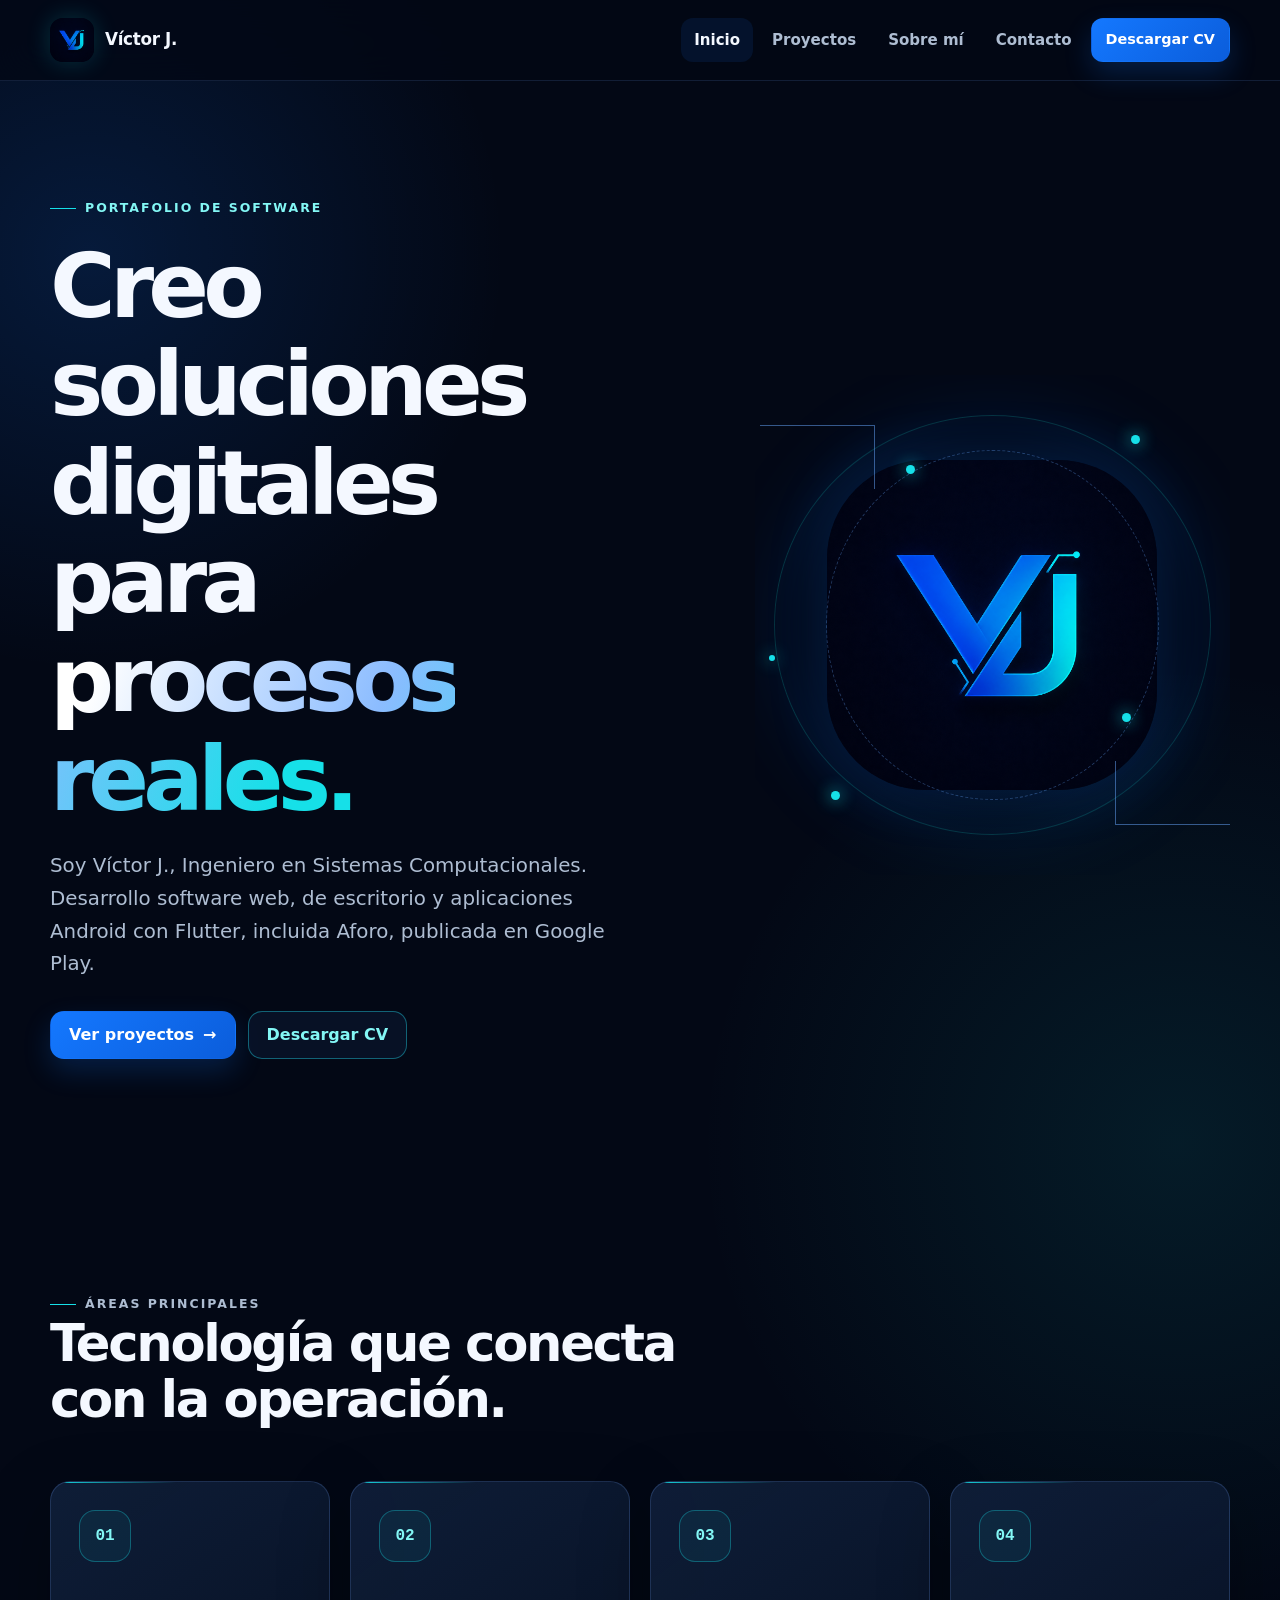
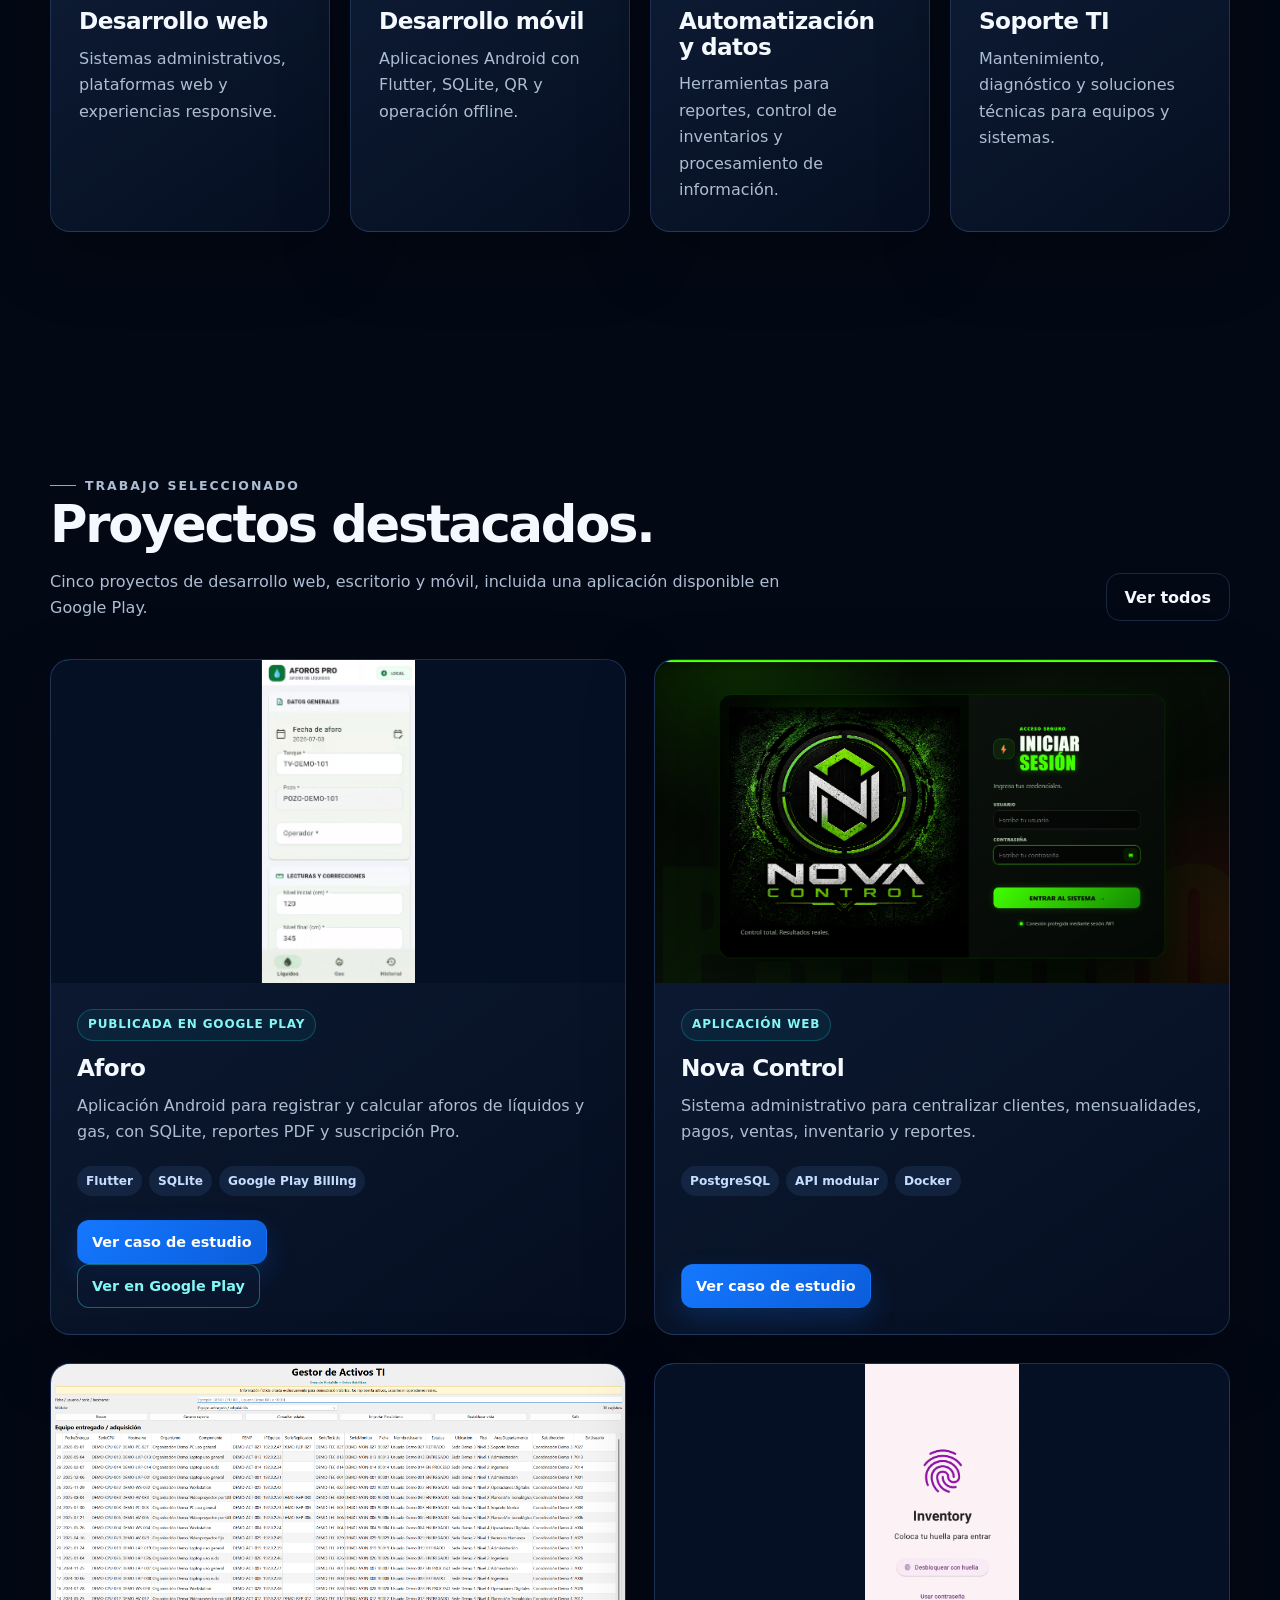
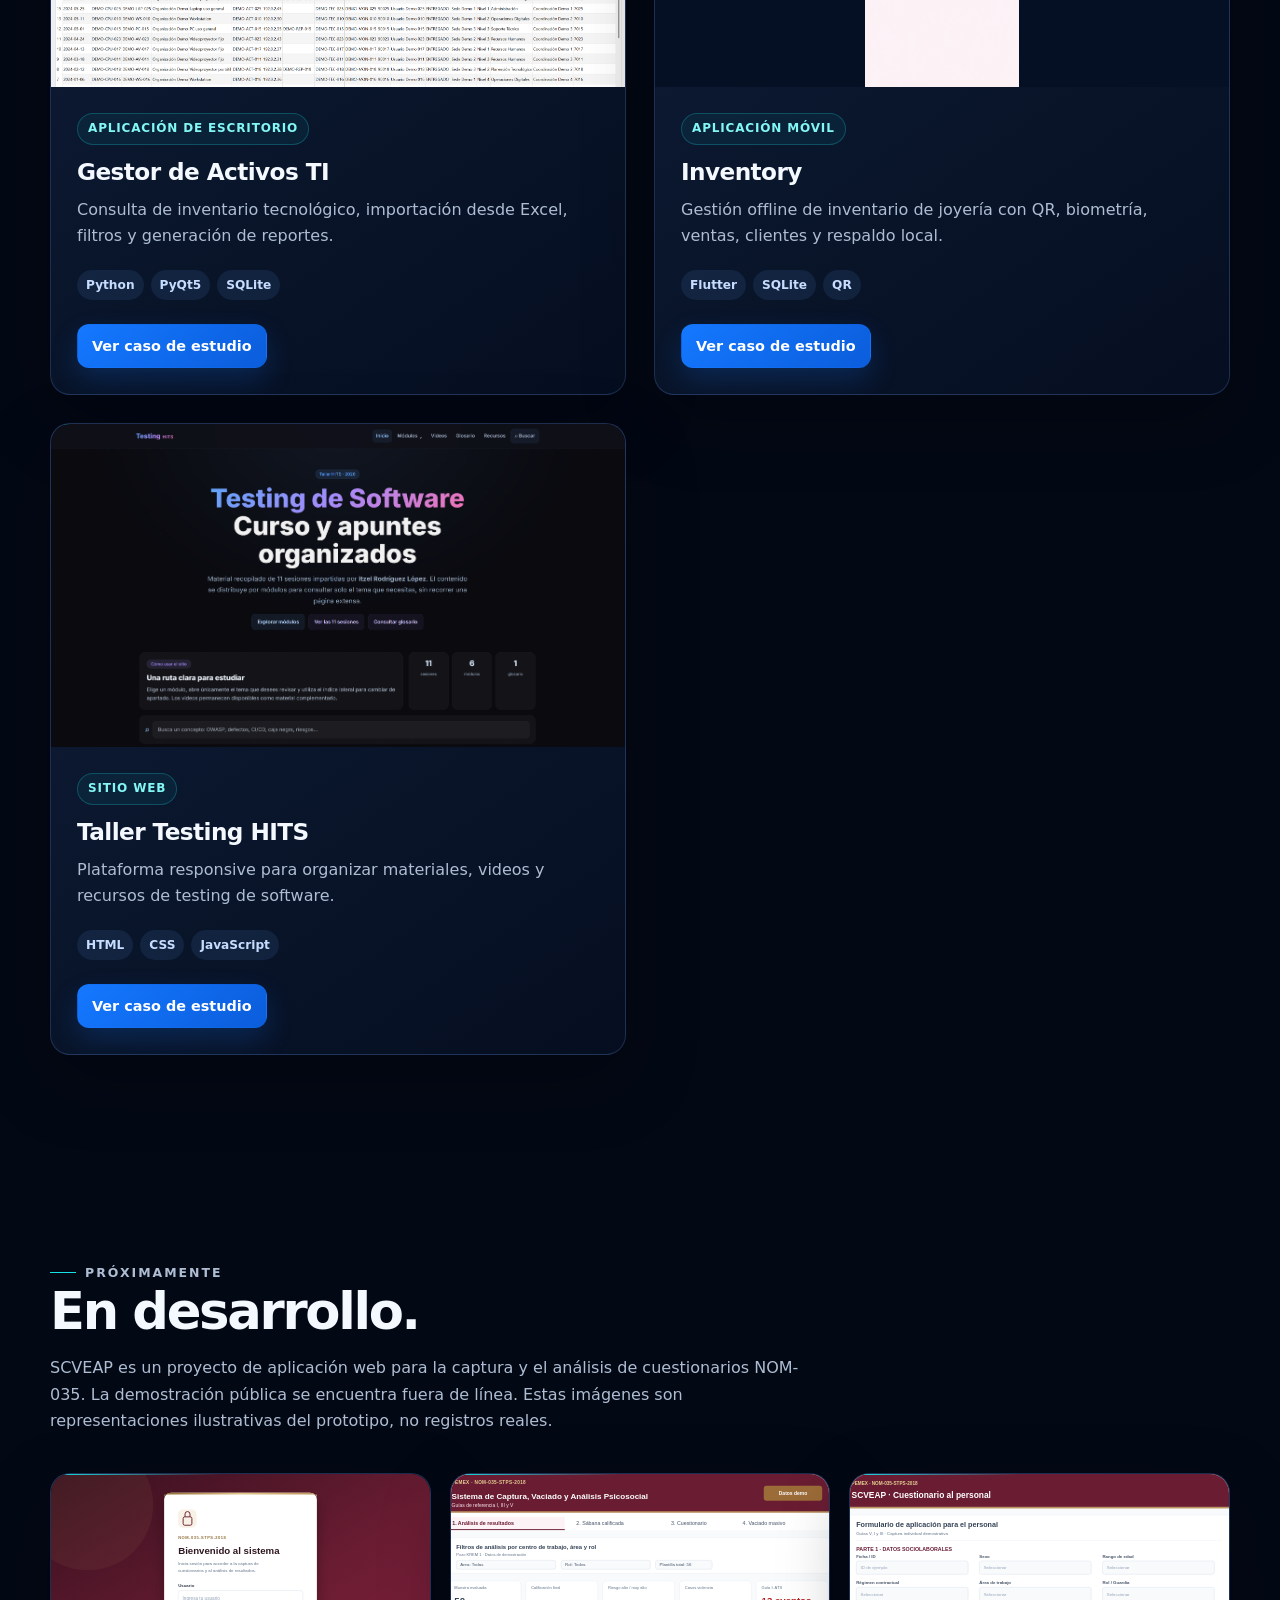
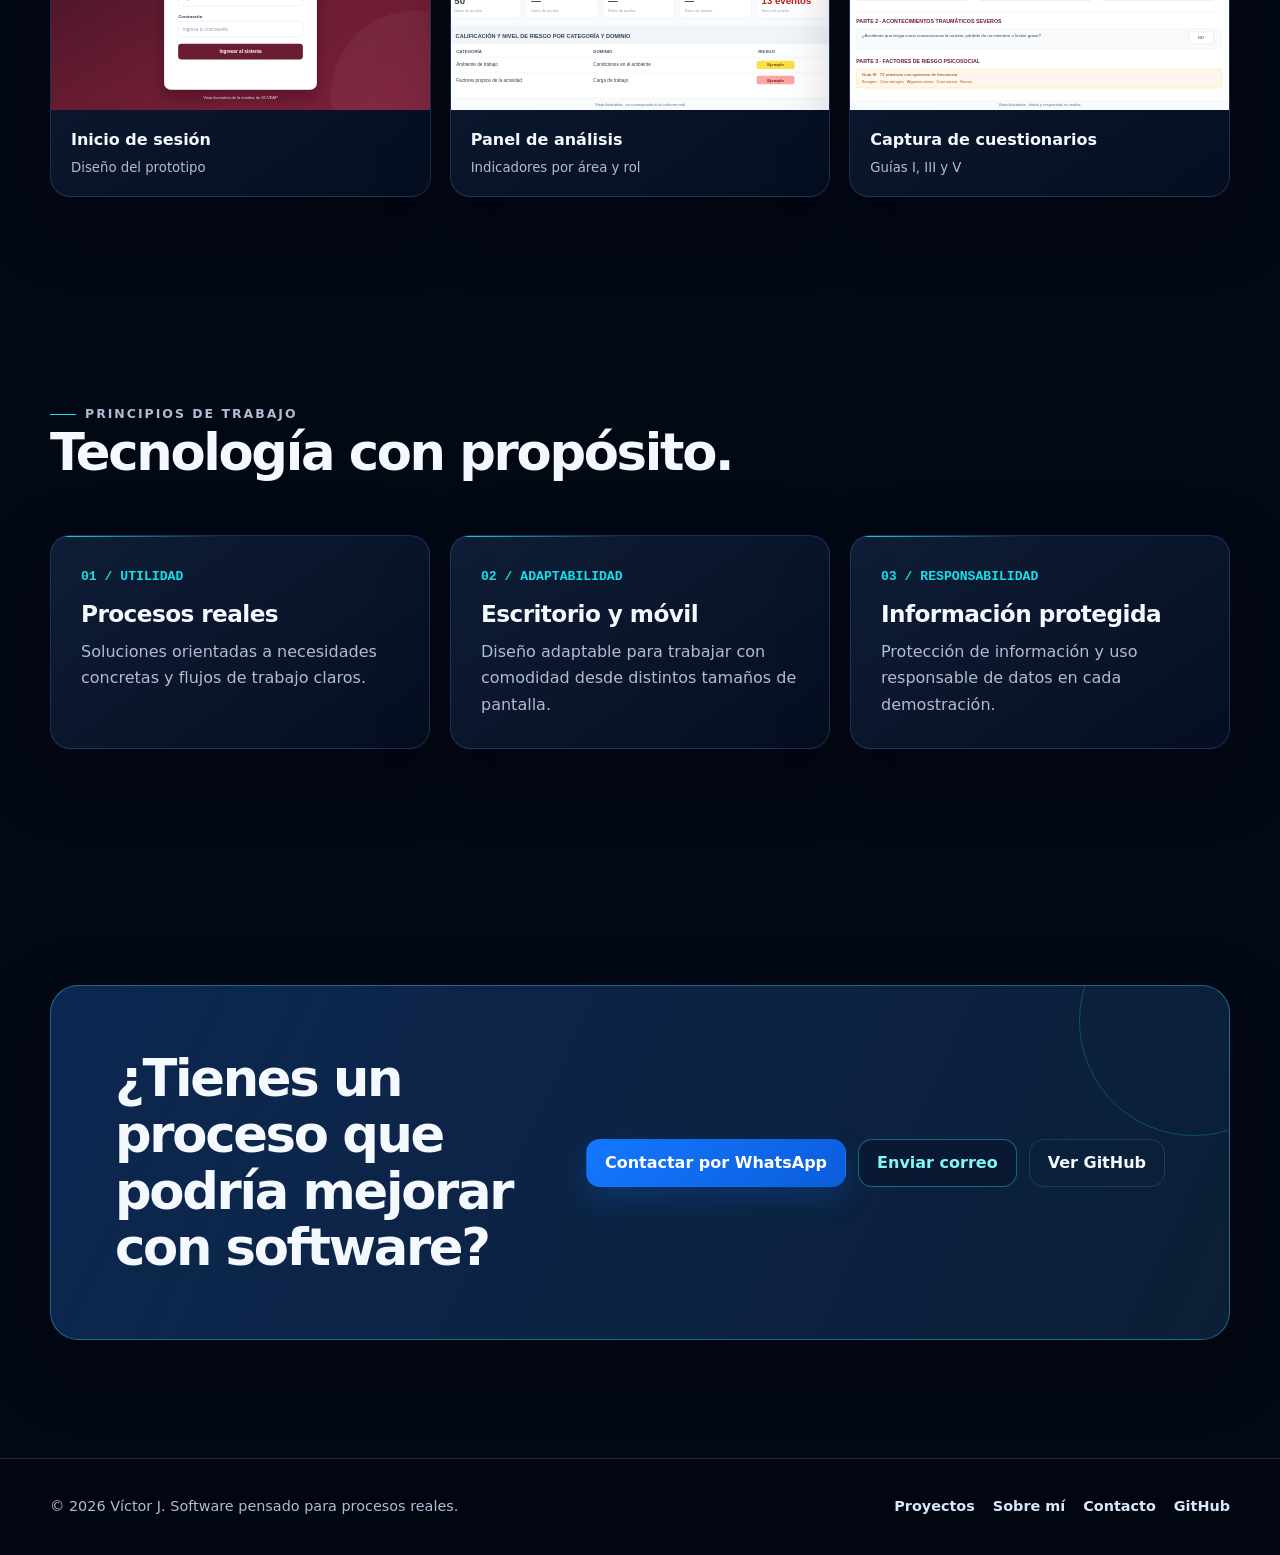
<file: index.html>
<!doctype html>
<html lang="es">
<head>
  <meta charset="utf-8">
  <link rel="canonical" href="https://victordejesus.dev/">
  <meta name="viewport" content="width=device-width, initial-scale=1, viewport-fit=cover">
  <title>Víctor J. | Desarrollo web, móvil y automatización</title>
  <meta name="description" content="Portafolio de Víctor J. Ingeniero en Sistemas Computacionales especializado en desarrollo web, aplicaciones móviles, automatización y soluciones de TI.">
  <meta property="og:title" content="Víctor J. | Portafolio de software">
  <meta property="og:description" content="Soluciones digitales para procesos reales: desarrollo web, móvil, automatización y datos.">
  <meta property="og:type" content="website">
  <meta property="og:image" content="assets/brand/logo-vj.png">
  <meta property="og:locale" content="es_MX">
  <link rel="icon" type="image/png" href="assets/brand/logo-vj.png">
  <link rel="stylesheet" href="assets/css/styles.css">
  <script src="assets/js/site.js" defer></script>
    <style>
      .scveap-gallery { display: grid; grid-template-columns: repeat(3,minmax(0,1fr)); gap: 19px; }
      .scveap-shot { margin: 0; }
      .scveap-shot img { display: block; width: 100%; aspect-ratio: 16/10; object-fit: cover; object-position: top; background: #0b172e; }
      .scveap-shot figcaption { padding: 17px 20px; font-weight: 800; }
      .scveap-shot figcaption span { display: block; margin-top: 3px; font-size: .83rem; font-weight: 500; color: var(--muted); }
      @media(max-width: 900px){ .scveap-gallery { grid-template-columns: repeat(2,minmax(0,1fr)); } }
      @media(max-width: 580px){ .scveap-gallery { grid-template-columns: 1fr; } }
    </style>
</head>
<body>
  <a class="skip-link" href="#contenido">Saltar al contenido</a>
  <header class="site-header">
    <div class="container nav-shell">
      <a class="brand" href="index.html" aria-label="Víctor J., inicio">
        <img src="assets/brand/logo-vj.png" alt="" width="1254" height="1254">
        <span>Víctor J.</span>
      </a>
      <button class="menu-toggle" type="button" aria-label="Abrir menú" aria-controls="site-nav" aria-expanded="false" data-menu-toggle><span class="menu-icon" aria-hidden="true"></span></button>
      <nav class="site-nav" id="site-nav" aria-label="Navegación principal" data-site-nav>
        <a class="nav-link" href="index.html" aria-current="page">Inicio</a>
        <a class="nav-link" href="proyectos.html">Proyectos</a>
        <a class="nav-link" href="sobre-mi.html">Sobre mí</a>
        <a class="nav-link" href="contacto.html">Contacto</a>
        <a class="button button-small" href="assets/documents/CV-Victor-Jimenez.pdf" download>Descargar CV</a>
      </nav>
    </div>
  </header>

  <main id="contenido">
    <section class="hero">
      <div class="container hero-grid">
        <div class="hero-copy">
          <p class="eyebrow">Portafolio de software</p>
          <h1>Creo soluciones digitales para <span class="gradient-text">procesos reales.</span></h1>
          <p>Soy Víctor J., Ingeniero en Sistemas Computacionales. Desarrollo software web, de escritorio y aplicaciones Android con Flutter, incluida Aforo, publicada en Google Play.</p>
          <div class="button-row">
            <a class="button" href="proyectos.html">Ver proyectos <span aria-hidden="true">→</span></a>
            <a class="button button-secondary" href="assets/documents/CV-Victor-Jimenez.pdf" download>Descargar CV</a>
          </div>
        </div>
        <div class="tech-visual" aria-label="Identidad visual tecnológica de Víctor J.">
          <span class="orbit" aria-hidden="true"></span>
          <span class="node node-one" aria-hidden="true"></span>
          <span class="node node-two" aria-hidden="true"></span>
          <span class="node node-three" aria-hidden="true"></span>
          <span class="circuit circuit-one" aria-hidden="true"></span>
          <span class="circuit circuit-two" aria-hidden="true"></span>
          <img class="hero-logo" src="assets/brand/logo-vj.png" alt="Logotipo VJ en tonos azul y turquesa" width="1254" height="1254" fetchpriority="high">
        </div>
      </div>
    </section>

    <section class="section" aria-labelledby="areas-title">
      <div class="container">
        <div class="section-head">
          <div>
            <p class="eyebrow">Áreas principales</p>
            <h2 id="areas-title">Tecnología que conecta con la operación.</h2>
          </div>
        </div>
        <div class="grid-4">
          <article class="card service-card"><span class="service-number">01</span><h3>Desarrollo web</h3><p>Sistemas administrativos, plataformas web y experiencias responsive.</p></article>
          <article class="card service-card"><span class="service-number">02</span><h3>Desarrollo móvil</h3><p>Aplicaciones Android con Flutter, SQLite, QR y operación offline.</p></article>
          <article class="card service-card"><span class="service-number">03</span><h3>Automatización y datos</h3><p>Herramientas para reportes, control de inventarios y procesamiento de información.</p></article>
          <article class="card service-card"><span class="service-number">04</span><h3>Soporte TI</h3><p>Mantenimiento, diagnóstico y soluciones técnicas para equipos y sistemas.</p></article>
        </div>
      </div>
    </section>

    <section class="section" aria-labelledby="featured-title">
      <div class="container">
        <div class="section-head">
          <div>
            <p class="eyebrow">Trabajo seleccionado</p>
            <h2 id="featured-title">Proyectos destacados.</h2>
            <p>Cinco proyectos de desarrollo web, escritorio y móvil, incluida una aplicación disponible en Google Play.</p>
          </div>
          <a class="button button-ghost" href="proyectos.html">Ver todos</a>
        </div>
        <div class="project-grid">
          <article class="card project-card">
            <div class="project-card-media media-contain"><img src="assets/projects/aforos-pro/aforo-liquidos-demo.png" alt="Formulario demostrativo de aforo de líquidos en Aforos Pro" width="625" height="1309" loading="lazy"></div>
            <div class="project-card-body"><span class="category">Publicada en Google Play</span><h3>Aforo</h3><p>Aplicación Android para registrar y calcular aforos de líquidos y gas, con SQLite, reportes PDF y suscripción Pro.</p><ul class="tags" aria-label="Tecnologías"><li>Flutter</li><li>SQLite</li><li>Google Play Billing</li></ul><a class="button button-small" href="proyectos/aforos-pro.html">Ver caso de estudio</a> <a class="button button-small button-secondary" href="https://play.google.com/store/apps/details?id=dev.victordejesus.aforo" target="_blank" rel="noopener noreferrer">Ver en Google Play</a></div>
          </article>
          <article class="card project-card">
            <div class="project-card-media"><img src="assets/projects/nova-control/inicio-sesion-demo.png" alt="Pantalla demostrativa de inicio de sesión de Nova Control" width="1440" height="898" loading="lazy"></div>
            <div class="project-card-body"><span class="category">Aplicación web</span><h3>Nova Control</h3><p>Sistema administrativo para centralizar clientes, mensualidades, pagos, ventas, inventario y reportes.</p><ul class="tags" aria-label="Tecnologías"><li>PostgreSQL</li><li>API modular</li><li>Docker</li></ul><a class="button button-small" href="proyectos/nova-control.html">Ver caso de estudio</a></div>
          </article>
          <article class="card project-card">
            <div class="project-card-media"><img src="assets/projects/gestor-activos-ti/inventario-principal-demo.png" alt="Interfaz principal demostrativa del Gestor de Activos TI" width="2047" height="1223" loading="lazy"></div>
            <div class="project-card-body"><span class="category">Aplicación de escritorio</span><h3>Gestor de Activos TI</h3><p>Consulta de inventario tecnológico, importación desde Excel, filtros y generación de reportes.</p><ul class="tags" aria-label="Tecnologías"><li>Python</li><li>PyQt5</li><li>SQLite</li></ul><a class="button button-small" href="proyectos/gestor-activos-ti.html">Ver caso de estudio</a></div>
          </article>
          <article class="card project-card">
            <div class="project-card-media media-contain"><img src="assets/projects/inventory/inicio-biometrico.png" alt="Inicio de sesión biométrico de la aplicación Inventory" width="868" height="1813" loading="lazy"></div>
            <div class="project-card-body"><span class="category">Aplicación móvil</span><h3>Inventory</h3><p>Gestión offline de inventario de joyería con QR, biometría, ventas, clientes y respaldo local.</p><ul class="tags" aria-label="Tecnologías"><li>Flutter</li><li>SQLite</li><li>QR</li></ul><a class="button button-small" href="proyectos/inventory.html">Ver caso de estudio</a></div>
          </article>

          <article class="card project-card">
            <div class="project-card-media"><img src="assets/projects/testing-hits/portada-testing-hits.png" alt="Portada de la plataforma web Taller Testing HITS" width="2557" height="1387" loading="lazy"></div>
            <div class="project-card-body"><span class="category">Sitio web</span><h3>Taller Testing HITS</h3><p>Plataforma responsive para organizar materiales, videos y recursos de testing de software.</p><ul class="tags" aria-label="Tecnologías"><li>HTML</li><li>CSS</li><li>JavaScript</li></ul><a class="button button-small" href="proyectos/testing-hits.html">Ver caso de estudio</a></div>
          </article>
        </div>
      </div>
    </section>

    <section class="section section-tight" id="en-desarrollo" aria-labelledby="development-title">
      <div class="container">
        <div class="section-head">
          <div>
            <p class="eyebrow">Próximamente</p>
            <h2 id="development-title">En desarrollo.</h2>
            <p>SCVEAP es un proyecto de aplicación web para la captura y el análisis de cuestionarios NOM-035. La demostración pública se encuentra fuera de línea. Estas imágenes son representaciones ilustrativas del prototipo, no registros reales.</p>
          </div>
        </div>
        <div class="scveap-gallery">
          <figure class="card scveap-shot">
            <img src="assets/projects/scveap/vista-login.svg" alt="Vista ilustrativa de inicio de sesión de SCVEAP" width="1280" height="760" loading="lazy">
            <figcaption>Inicio de sesión <span>Diseño del prototipo</span></figcaption>
          </figure>
          <figure class="card scveap-shot">
            <img src="assets/projects/scveap/vista-dashboard.svg" alt="Vista ilustrativa de los indicadores y filtros del análisis NOM-035" width="1280" height="760" loading="lazy">
            <figcaption>Panel de análisis <span>Indicadores por área y rol</span></figcaption>
          </figure>
          <figure class="card scveap-shot">
            <img src="assets/projects/scveap/vista-cuestionario.svg" alt="Vista ilustrativa del formulario de captura de las guías I, III y V" width="1280" height="760" loading="lazy">
            <figcaption>Captura de cuestionarios <span>Guías I, III y V</span></figcaption>
          </figure>
        </div>
      </div>
    </section>

    <section class="section" aria-labelledby="principles-title">
      <div class="container">
        <div class="section-head"><div><p class="eyebrow">Principios de trabajo</p><h2 id="principles-title">Tecnología con propósito.</h2></div></div>
        <div class="grid-3">
          <article class="card principle-card"><strong>01 / UTILIDAD</strong><h3>Procesos reales</h3><p>Soluciones orientadas a necesidades concretas y flujos de trabajo claros.</p></article>
          <article class="card principle-card"><strong>02 / ADAPTABILIDAD</strong><h3>Escritorio y móvil</h3><p>Diseño adaptable para trabajar con comodidad desde distintos tamaños de pantalla.</p></article>
          <article class="card principle-card"><strong>03 / RESPONSABILIDAD</strong><h3>Información protegida</h3><p>Protección de información y uso responsable de datos en cada demostración.</p></article>
        </div>
      </div>
    </section>

    <section class="section">
      <div class="container cta-panel">
        <h2>¿Tienes un proceso que podría mejorar con software?</h2>
        <div class="button-row">
          <a class="button" href="https://wa.me/529231001923" target="_blank" rel="noopener noreferrer">Contactar por WhatsApp</a>
          <a class="button button-secondary" href="mailto:mijangos.jimenez967@outlook.es">Enviar correo</a>
          <a class="button button-ghost" href="https://github.com/Victor-de-Jesus967/" target="_blank" rel="noopener noreferrer">Ver GitHub</a>
        </div>
      </div>
    </section>
  </main>

  <footer class="site-footer"><div class="container footer-grid"><p class="footer-copy">© <span data-current-year>2026</span> Víctor J. Software pensado para procesos reales.</p><nav class="footer-links" aria-label="Enlaces de pie de página"><a href="proyectos.html">Proyectos</a><a href="sobre-mi.html">Sobre mí</a><a href="contacto.html">Contacto</a><a href="https://github.com/Victor-de-Jesus967/" target="_blank" rel="noopener noreferrer">GitHub</a></nav></div></footer>
</body>
</html>
</file>
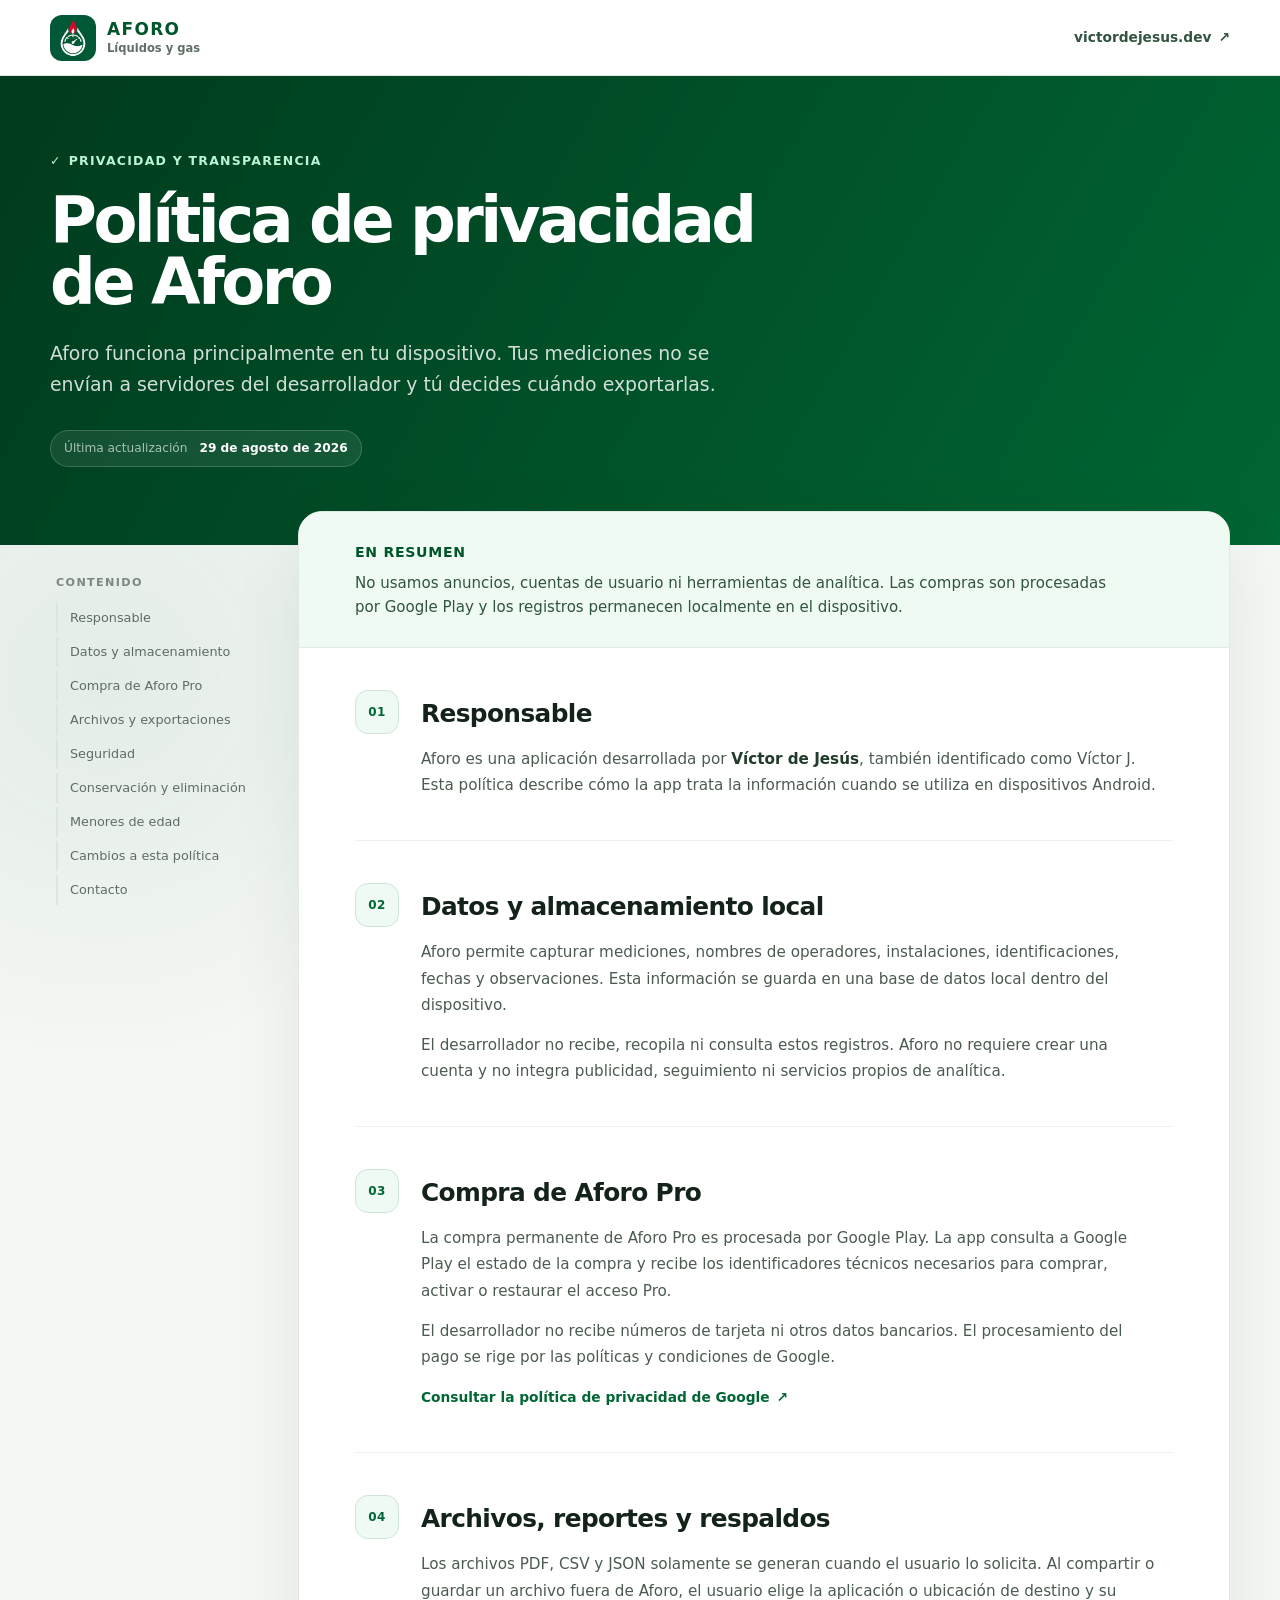
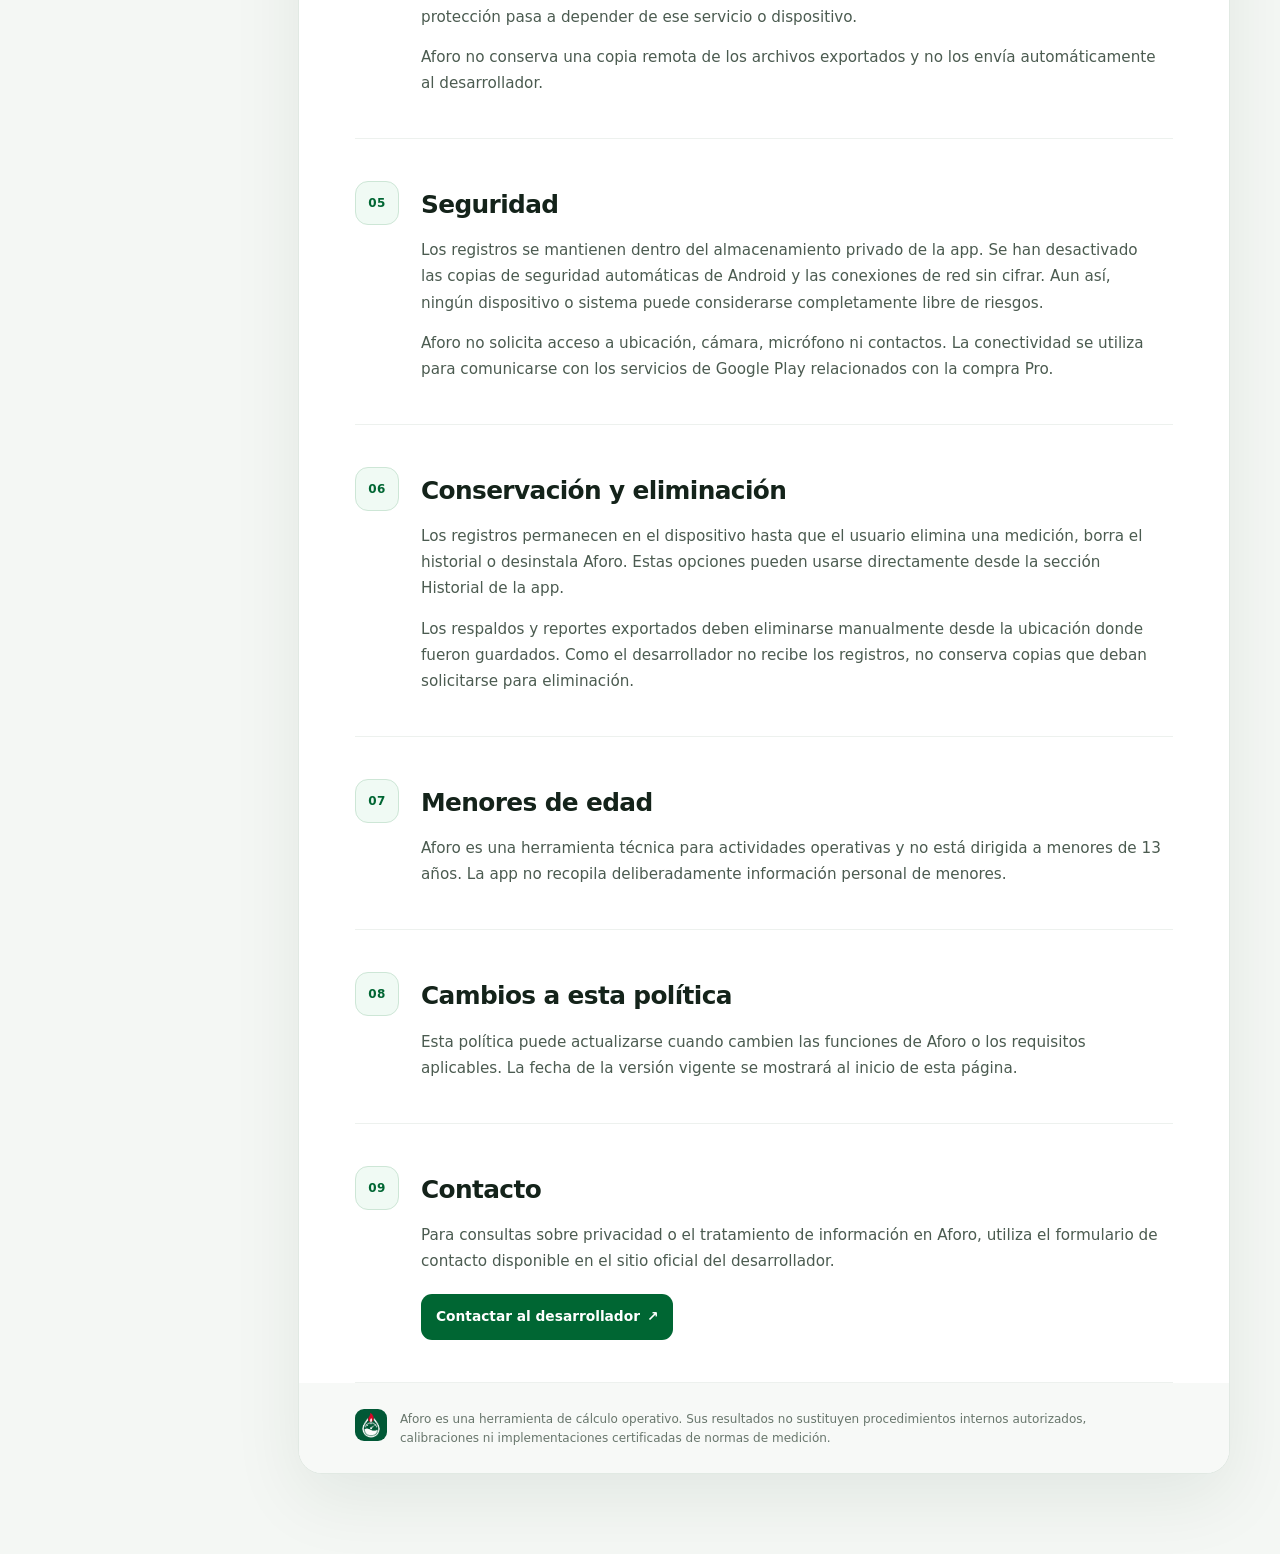
<file: aforo/index.html>
<!doctype html>
<html lang="es-MX">
  <head>
    <meta charset="utf-8" />
    <meta name="viewport" content="width=device-width, initial-scale=1" />
    <title>Política de privacidad | Aforo</title>
    <meta
      name="description"
      content="Información sobre el almacenamiento local, la compra Pro, las exportaciones y la privacidad en la aplicación Aforo."
    />
    <meta name="robots" content="index, follow" />
    <meta name="theme-color" content="#006633" />
    <link rel="canonical" href="https://victordejesus.dev/aforo/" />
    <link rel="icon" type="image/png" href="aforo-icon.png" />

    <meta property="og:type" content="website" />
    <meta property="og:locale" content="es_MX" />
    <meta property="og:site_name" content="Aforo" />
    <meta property="og:title" content="Política de privacidad de Aforo" />
    <meta
      property="og:description"
      content="Cómo Aforo trata tus mediciones, compras, reportes y respaldos."
    />
    <meta property="og:url" content="https://victordejesus.dev/aforo/" />
    <meta
      property="og:image"
      content="https://victordejesus.dev/aforo/aforo-icon.png"
    />

    <link rel="stylesheet" href="styles.css" />
  </head>
  <body>
    <a class="skip-link" href="#contenido-principal">Saltar al contenido</a>

    <header class="site-header">
      <a class="brand" href="#inicio" aria-label="Ir al inicio">
        <img src="aforo-icon.png" alt="" width="46" height="46" />
        <span>
          <strong>AFORO</strong>
          <small>Líquidos y gas</small>
        </span>
      </a>

      <a
        class="developer-link"
        href="https://victordejesus.dev/"
        target="_blank"
        rel="noopener noreferrer"
      >
        <span>victordejesus.dev</span>
        <span aria-hidden="true">↗</span>
      </a>
    </header>

    <main id="contenido-principal">
      <div id="inicio" class="hero">
        <div class="hero-inner">
          <div class="eyebrow">
            <span aria-hidden="true">✓</span>
            Privacidad y transparencia
          </div>
          <h1>Política de privacidad de Aforo</h1>
          <p class="hero-copy">
            Aforo funciona principalmente en tu dispositivo. Tus mediciones no se
            envían a servidores del desarrollador y tú decides cuándo exportarlas.
          </p>
          <div class="updated">
            <span>Última actualización</span>
            <strong>29 de agosto de 2026</strong>
          </div>
        </div>
      </div>

      <div class="page-grid">
        <aside class="toc" aria-label="Contenido de la política">
          <p>Contenido</p>
          <nav>
            <a href="#responsable">Responsable</a>
            <a href="#datos">Datos y almacenamiento</a>
            <a href="#compra">Compra de Aforo Pro</a>
            <a href="#archivos">Archivos y exportaciones</a>
            <a href="#seguridad">Seguridad</a>
            <a href="#eliminacion">Conservación y eliminación</a>
            <a href="#menores">Menores de edad</a>
            <a href="#cambios">Cambios a esta política</a>
            <a href="#contacto">Contacto</a>
          </nav>
        </aside>

        <article class="policy-card">
          <div class="summary-card">
            <strong>En resumen</strong>
            <p>
              No usamos anuncios, cuentas de usuario ni herramientas de analítica.
              Las compras son procesadas por Google Play y los registros permanecen
              localmente en el dispositivo.
            </p>
          </div>

          <section id="responsable" class="policy-section">
            <div class="section-number" aria-hidden="true">01</div>
            <div>
              <h2>Responsable</h2>
              <div class="section-copy">
                <p>
                  Aforo es una aplicación desarrollada por
                  <strong>Víctor de Jesús</strong>, también identificado como Víctor J.
                  Esta política describe cómo la app trata la información cuando se
                  utiliza en dispositivos Android.
                </p>
              </div>
            </div>
          </section>

          <section id="datos" class="policy-section">
            <div class="section-number" aria-hidden="true">02</div>
            <div>
              <h2>Datos y almacenamiento local</h2>
              <div class="section-copy">
                <p>
                  Aforo permite capturar mediciones, nombres de operadores,
                  instalaciones, identificaciones, fechas y observaciones. Esta
                  información se guarda en una base de datos local dentro del
                  dispositivo.
                </p>
                <p>
                  El desarrollador no recibe, recopila ni consulta estos registros.
                  Aforo no requiere crear una cuenta y no integra publicidad,
                  seguimiento ni servicios propios de analítica.
                </p>
              </div>
            </div>
          </section>

          <section id="compra" class="policy-section">
            <div class="section-number" aria-hidden="true">03</div>
            <div>
              <h2>Compra de Aforo Pro</h2>
              <div class="section-copy">
                <p>
                  La compra permanente de Aforo Pro es procesada por Google Play. La
                  app consulta a Google Play el estado de la compra y recibe los
                  identificadores técnicos necesarios para comprar, activar o restaurar
                  el acceso Pro.
                </p>
                <p>
                  El desarrollador no recibe números de tarjeta ni otros datos
                  bancarios. El procesamiento del pago se rige por las políticas y
                  condiciones de Google.
                </p>
                <a
                  class="inline-link"
                  href="https://policies.google.com/privacy"
                  target="_blank"
                  rel="noopener noreferrer"
                >
                  Consultar la política de privacidad de Google
                  <span aria-hidden="true">↗</span>
                </a>
              </div>
            </div>
          </section>

          <section id="archivos" class="policy-section">
            <div class="section-number" aria-hidden="true">04</div>
            <div>
              <h2>Archivos, reportes y respaldos</h2>
              <div class="section-copy">
                <p>
                  Los archivos PDF, CSV y JSON solamente se generan cuando el usuario
                  lo solicita. Al compartir o guardar un archivo fuera de Aforo, el
                  usuario elige la aplicación o ubicación de destino y su protección
                  pasa a depender de ese servicio o dispositivo.
                </p>
                <p>
                  Aforo no conserva una copia remota de los archivos exportados y no
                  los envía automáticamente al desarrollador.
                </p>
              </div>
            </div>
          </section>

          <section id="seguridad" class="policy-section">
            <div class="section-number" aria-hidden="true">05</div>
            <div>
              <h2>Seguridad</h2>
              <div class="section-copy">
                <p>
                  Los registros se mantienen dentro del almacenamiento privado de la
                  app. Se han desactivado las copias de seguridad automáticas de Android
                  y las conexiones de red sin cifrar. Aun así, ningún dispositivo o
                  sistema puede considerarse completamente libre de riesgos.
                </p>
                <p>
                  Aforo no solicita acceso a ubicación, cámara, micrófono ni contactos.
                  La conectividad se utiliza para comunicarse con los servicios de
                  Google Play relacionados con la compra Pro.
                </p>
              </div>
            </div>
          </section>

          <section id="eliminacion" class="policy-section">
            <div class="section-number" aria-hidden="true">06</div>
            <div>
              <h2>Conservación y eliminación</h2>
              <div class="section-copy">
                <p>
                  Los registros permanecen en el dispositivo hasta que el usuario
                  elimina una medición, borra el historial o desinstala Aforo. Estas
                  opciones pueden usarse directamente desde la sección Historial de la
                  app.
                </p>
                <p>
                  Los respaldos y reportes exportados deben eliminarse manualmente desde
                  la ubicación donde fueron guardados. Como el desarrollador no recibe
                  los registros, no conserva copias que deban solicitarse para
                  eliminación.
                </p>
              </div>
            </div>
          </section>

          <section id="menores" class="policy-section">
            <div class="section-number" aria-hidden="true">07</div>
            <div>
              <h2>Menores de edad</h2>
              <div class="section-copy">
                <p>
                  Aforo es una herramienta técnica para actividades operativas y no está
                  dirigida a menores de 13 años. La app no recopila deliberadamente
                  información personal de menores.
                </p>
              </div>
            </div>
          </section>

          <section id="cambios" class="policy-section">
            <div class="section-number" aria-hidden="true">08</div>
            <div>
              <h2>Cambios a esta política</h2>
              <div class="section-copy">
                <p>
                  Esta política puede actualizarse cuando cambien las funciones de Aforo
                  o los requisitos aplicables. La fecha de la versión vigente se
                  mostrará al inicio de esta página.
                </p>
              </div>
            </div>
          </section>

          <section id="contacto" class="policy-section">
            <div class="section-number" aria-hidden="true">09</div>
            <div>
              <h2>Contacto</h2>
              <div class="section-copy">
                <p>
                  Para consultas sobre privacidad o el tratamiento de información en
                  Aforo, utiliza el formulario de contacto disponible en el sitio oficial
                  del desarrollador.
                </p>
                <a
                  class="contact-button"
                  href="https://victordejesus.dev/"
                  target="_blank"
                  rel="noopener noreferrer"
                >
                  Contactar al desarrollador
                  <span aria-hidden="true">↗</span>
                </a>
              </div>
            </div>
          </section>

          <footer>
            <img src="aforo-icon.png" alt="" width="32" height="32" />
            <p>
              Aforo es una herramienta de cálculo operativo. Sus resultados no
              sustituyen procedimientos internos autorizados, calibraciones ni
              implementaciones certificadas de normas de medición.
            </p>
          </footer>
        </article>
      </div>
    </main>
  </body>
</html>
</file>
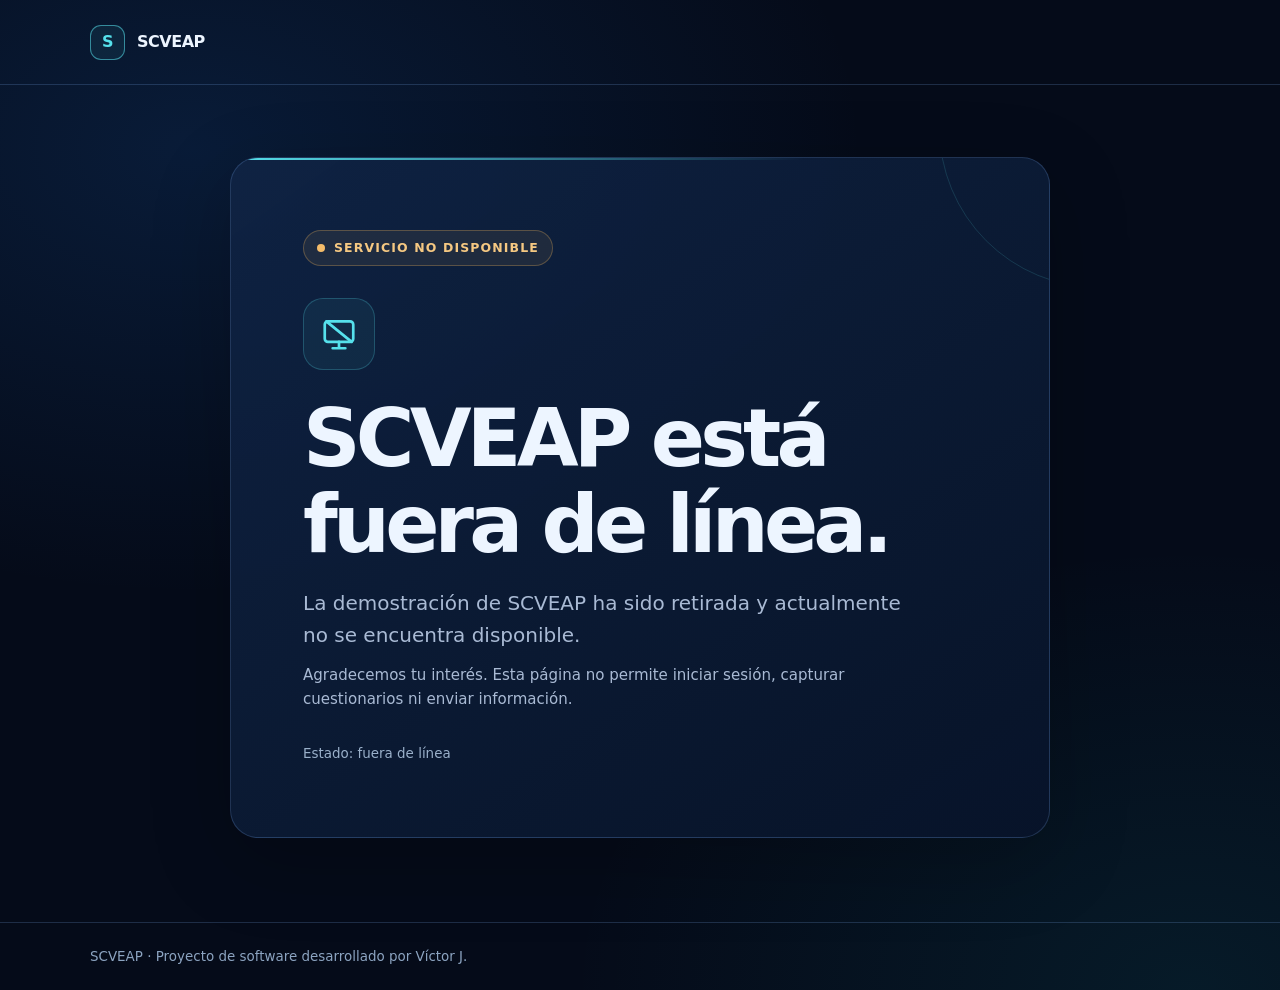
<file: SCVEAP/index.html>
<!doctype html>
<html lang="es">
<head>
  <meta charset="utf-8">
  <meta name="viewport" content="width=device-width, initial-scale=1, viewport-fit=cover">
  <meta name="robots" content="noindex, nofollow">
  <meta name="theme-color" content="#061025">
  <title>SCVEAP | Fuera de línea</title>
  <meta name="description" content="La demostración de SCVEAP no se encuentra disponible.">
  <style>
    :root { color-scheme: dark; --bg:#050b19; --surface:#0c1930; --text:#edf5ff; --muted:#a9bad4; --cyan:#56e1ec; --line:rgba(130,178,248,.2); }
    *, *::before, *::after { box-sizing: border-box; }
    html { min-height: 100%; }
    body { margin:0; min-height:100svh; display:flex; flex-direction:column; overflow-x:hidden; background:radial-gradient(ellipse 70% 60% at 15% 15%,rgba(27,103,197,.18),transparent 75%),radial-gradient(ellipse 65% 60% at 93% 100%,rgba(22,210,221,.08),transparent 75%),var(--bg); color:var(--text); font:16px/1.6 Inter,ui-sans-serif,system-ui,-apple-system,BlinkMacSystemFont,"Segoe UI",sans-serif; }
    a { color:inherit; text-decoration:none; }
    a:focus-visible { outline:3px solid var(--cyan); outline-offset:4px; }
    .container { width:min(1100px,calc(100% - 40px)); margin-inline:auto; }
    header { border-bottom:1px solid var(--line); }
    .brand { min-height:84px; display:flex; align-items:center; gap:12px; font-weight:800; letter-spacing:-.03em; }
    .brand-mark { width:35px;height:35px;display:grid;place-items:center;border:1px solid rgba(86,225,236,.55);border-radius:11px;background:rgba(86,225,236,.07);color:var(--cyan);font-weight:900; }
    main { flex:1; display:grid; place-items:center; padding:72px 0 84px; }
    .panel { position:relative; isolation:isolate; overflow:hidden; width:min(820px,100%); border:1px solid var(--line); border-radius:28px; padding:clamp(32px,6vw,72px); background:linear-gradient(145deg,rgba(16,36,69,.88),rgba(8,20,42,.91)); box-shadow:0 24px 80px rgba(0,0,0,.22); }
    .panel::before { content:"";position:absolute;inset:0 auto auto 0;width:70%;height:2px;background:linear-gradient(90deg,var(--cyan),transparent); }
    .panel::after { content:"";position:absolute;width:320px;height:320px;border-radius:50%;right:-210px;top:-190px;border:1px solid rgba(86,225,236,.15);pointer-events:none;z-index:-1; }
    .status { display:inline-flex;align-items:center;gap:9px;border:1px solid rgba(248,184,91,.28);border-radius:999px;padding:7px 13px;background:rgba(248,184,91,.08);font-size:.78rem;letter-spacing:.09em;font-weight:800;text-transform:uppercase;color:#f5c882; }
    .dot { width:8px;height:8px;background:#f4bc6a;border-radius:50%; }
    .symbol { display:grid;place-items:center;width:72px;height:72px;margin:32px 0 26px;border:1px solid rgba(86,225,236,.23);border-radius:20px;background:rgba(86,225,236,.06);color:var(--cyan); }
    h1 { font-size:clamp(2.65rem,7vw,5rem);letter-spacing:-.06em;line-height:1.07;margin:0 0 20px; }
    .lead { max-width:610px;font-size:clamp(1.04rem,2.5vw,1.25rem);color:var(--muted);margin:0 0 12px; }
    .secondary { max-width:580px;color:var(--muted);font-size:.94rem;margin:0 0 32px; }
    .actions { display:flex;align-items:center;gap:14px;flex-wrap:wrap; }
    .button { display:inline-flex;min-height:48px;align-items:center;justify-content:center;gap:10px;padding:12px 19px;border-radius:13px;background:linear-gradient(135deg,#1478ff,#0b5cdb);font-weight:800;color:#fff;box-shadow:0 10px 28px rgba(20,120,255,.18);transition:transform .18s ease,box-shadow .18s ease; }
    .button:hover { transform:translateY(-2px);box-shadow:0 16px 30px rgba(20,120,255,.25); }
    .note { font-size:.84rem;color:#9ab0ca; }
    footer { border-top:1px solid var(--line);padding:23px 0;color:#8ca4c1;font-size:.84rem; }
    @media (prefers-reduced-motion:reduce) { .button{transition:none;} .button:hover{transform:none;} }
  </style>
</head>
<body>
  <header>
    <div class="container">
      <div class="brand">
        <span class="brand-mark" aria-hidden="true">S</span>
        <span>SCVEAP</span>
      </div>
    </div>
  </header>
  <main class="container">
    <section class="panel" aria-labelledby="titulo">
      <span class="status"><span class="dot" aria-hidden="true"></span>Servicio no disponible</span>
      <div class="symbol" aria-hidden="true">
        <svg xmlns="http://www.w3.org/2000/svg" width="38" height="38" viewBox="0 0 24 24" fill="none" stroke="currentColor" stroke-width="1.7" stroke-linecap="round" stroke-linejoin="round">
          <rect x="3" y="4" width="18" height="13" rx="2"/><path d="M8 21h8M12 17v4M4 4l16 13"/>
        </svg>
      </div>
      <h1 id="titulo">SCVEAP está<br>fuera de línea.</h1>
      <p class="lead">La demostración de SCVEAP ha sido retirada y actualmente no se encuentra disponible.</p>
      <p class="secondary">Agradecemos tu interés. Esta página no permite iniciar sesión, capturar cuestionarios ni enviar información.</p>
      <div class="actions">
        <span class="note">Estado: fuera de línea</span>
      </div>
    </section>
  </main>
  <footer><div class="container">SCVEAP · Proyecto de software desarrollado por Víctor J.</div></footer>
</body>
</html>
</file>
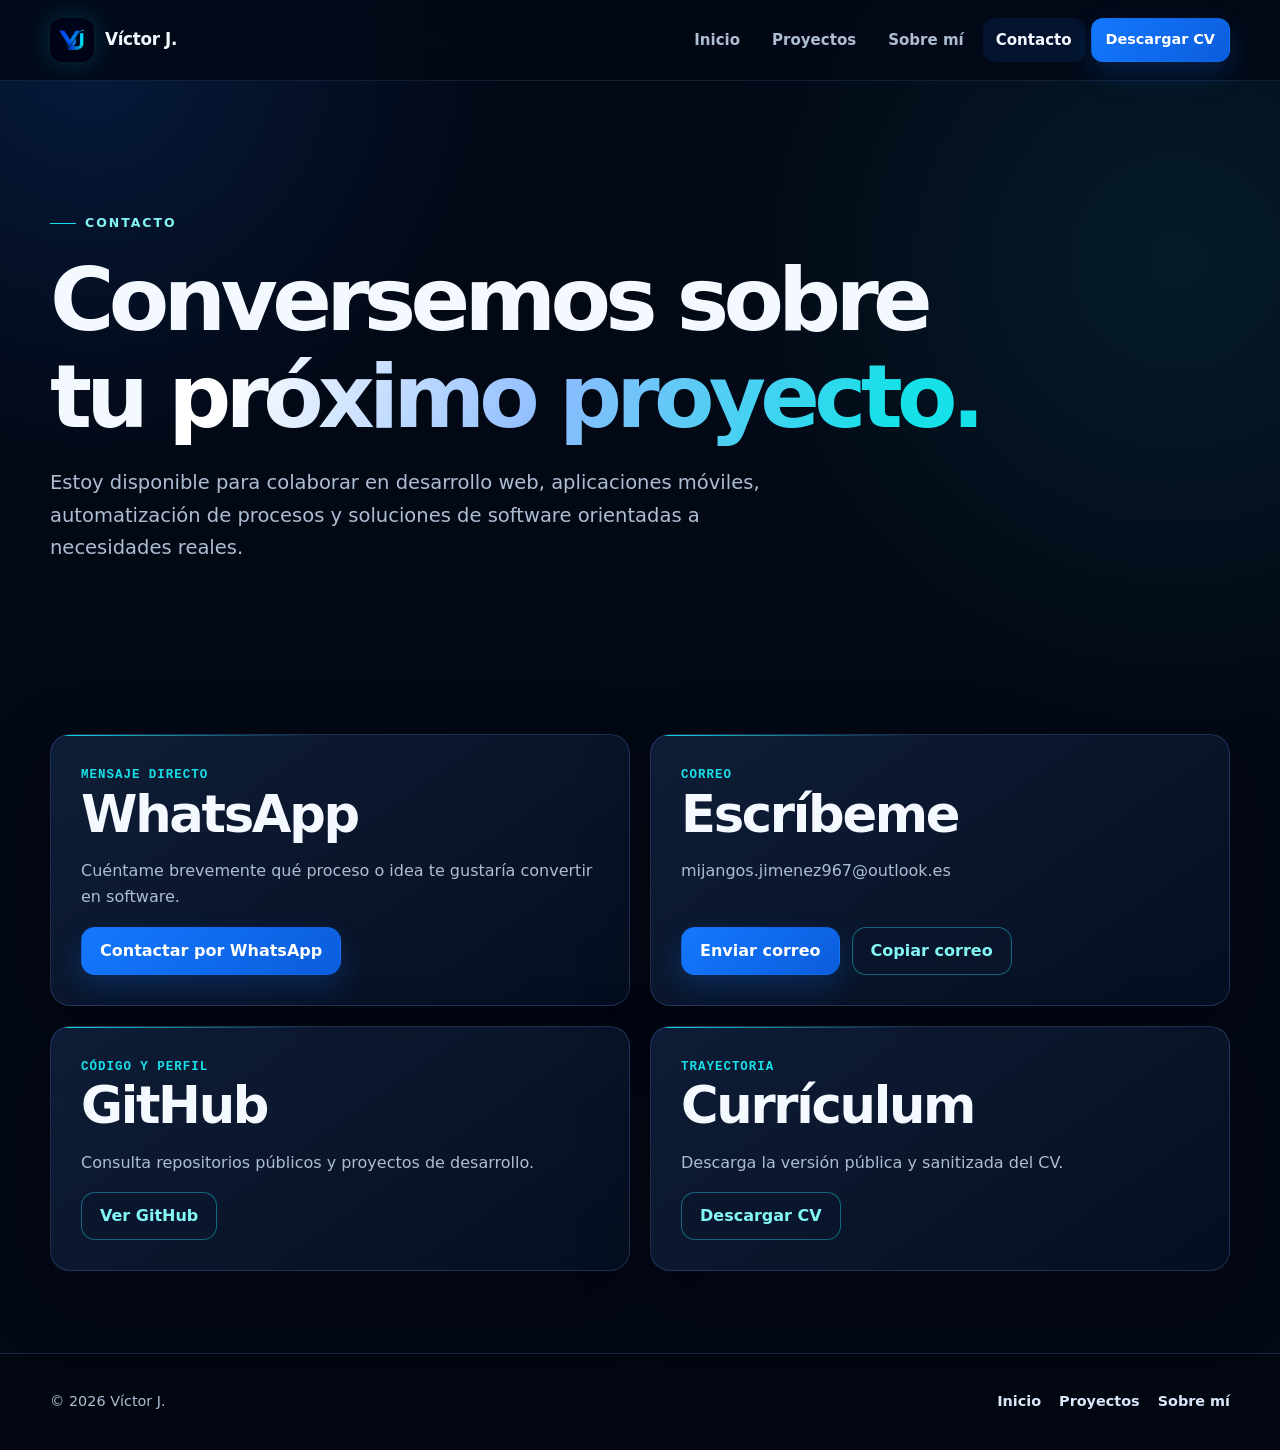
<file: contacto.html>
<!doctype html>
<html lang="es">
<head>
  <meta charset="utf-8"><meta name="viewport" content="width=device-width, initial-scale=1, viewport-fit=cover">
  <title>Contacto | Víctor J.</title><meta name="description" content="Contacta a Víctor J. para proyectos de desarrollo web, aplicaciones móviles, automatización y software.">
  <meta property="og:title" content="Contacto | Víctor J."><meta property="og:description" content="Conversemos sobre tu próximo proyecto de software."><meta property="og:type" content="website"><meta property="og:image" content="assets/brand/logo-vj.png"><meta property="og:locale" content="es_MX">
  <link rel="icon" type="image/png" href="assets/brand/logo-vj.png"><link rel="stylesheet" href="assets/css/styles.css"><script src="assets/js/site.js" defer></script>
</head>
<body>
  <a class="skip-link" href="#contenido">Saltar al contenido</a>
  <header class="site-header"><div class="container nav-shell"><a class="brand" href="index.html" aria-label="Víctor J., inicio"><img src="assets/brand/logo-vj.png" alt="" width="1254" height="1254"><span>Víctor J.</span></a><button class="menu-toggle" type="button" aria-label="Abrir menú" aria-controls="site-nav" aria-expanded="false" data-menu-toggle><span class="menu-icon" aria-hidden="true"></span></button><nav class="site-nav" id="site-nav" aria-label="Navegación principal" data-site-nav><a class="nav-link" href="index.html">Inicio</a><a class="nav-link" href="proyectos.html">Proyectos</a><a class="nav-link" href="sobre-mi.html">Sobre mí</a><a class="nav-link" href="contacto.html" aria-current="page">Contacto</a><a class="button button-small" href="assets/documents/CV-Victor-Jimenez.pdf" download>Descargar CV</a></nav></div></header>
  <main id="contenido">
    <header class="page-hero"><div class="container"><p class="eyebrow">Contacto</p><h1>Conversemos sobre tu <span class="gradient-text">próximo proyecto.</span></h1><p class="lead">Estoy disponible para colaborar en desarrollo web, aplicaciones móviles, automatización de procesos y soluciones de software orientadas a necesidades reales.</p></div></header>
    <section class="section-tight" aria-label="Opciones de contacto"><div class="container contact-grid">
      <article class="card contact-card"><span class="contact-kicker">Mensaje directo</span><h2>WhatsApp</h2><p>Cuéntame brevemente qué proceso o idea te gustaría convertir en software.</p><a class="button" href="https://wa.me/529231001923?text=Hola%20Víctor%2C%20me%20interesa%20hablar%20sobre%20un%20proyecto%20de%20software." target="_blank" rel="noopener noreferrer">Contactar por WhatsApp</a></article>
      <article class="card contact-card"><span class="contact-kicker">Correo</span><h2>Escríbeme</h2><p class="email-address">mijangos.jimenez967@outlook.es</p><div class="copy-wrap"><a class="button" href="mailto:mijangos.jimenez967@outlook.es">Enviar correo</a><button class="button button-secondary" type="button" data-copy-email="mijangos.jimenez967@outlook.es">Copiar correo</button><span class="copy-status" role="status" aria-live="polite" data-copy-status></span></div></article>
      <article class="card contact-card"><span class="contact-kicker">Código y perfil</span><h2>GitHub</h2><p>Consulta repositorios públicos y proyectos de desarrollo.</p><a class="button button-secondary" href="https://github.com/Victor-de-Jesus967/" target="_blank" rel="noopener noreferrer">Ver GitHub</a></article>
      <article class="card contact-card"><span class="contact-kicker">Trayectoria</span><h2>Currículum</h2><p>Descarga la versión pública y sanitizada del CV.</p><a class="button button-secondary" href="assets/documents/CV-Victor-Jimenez.pdf" download>Descargar CV</a></article>
    </div></section>
  </main>
  <footer class="site-footer"><div class="container footer-grid"><p class="footer-copy">© <span data-current-year>2026</span> Víctor J.</p><nav class="footer-links" aria-label="Enlaces de pie de página"><a href="index.html">Inicio</a><a href="proyectos.html">Proyectos</a><a href="sobre-mi.html">Sobre mí</a></nav></div></footer>
</body></html>
</file>
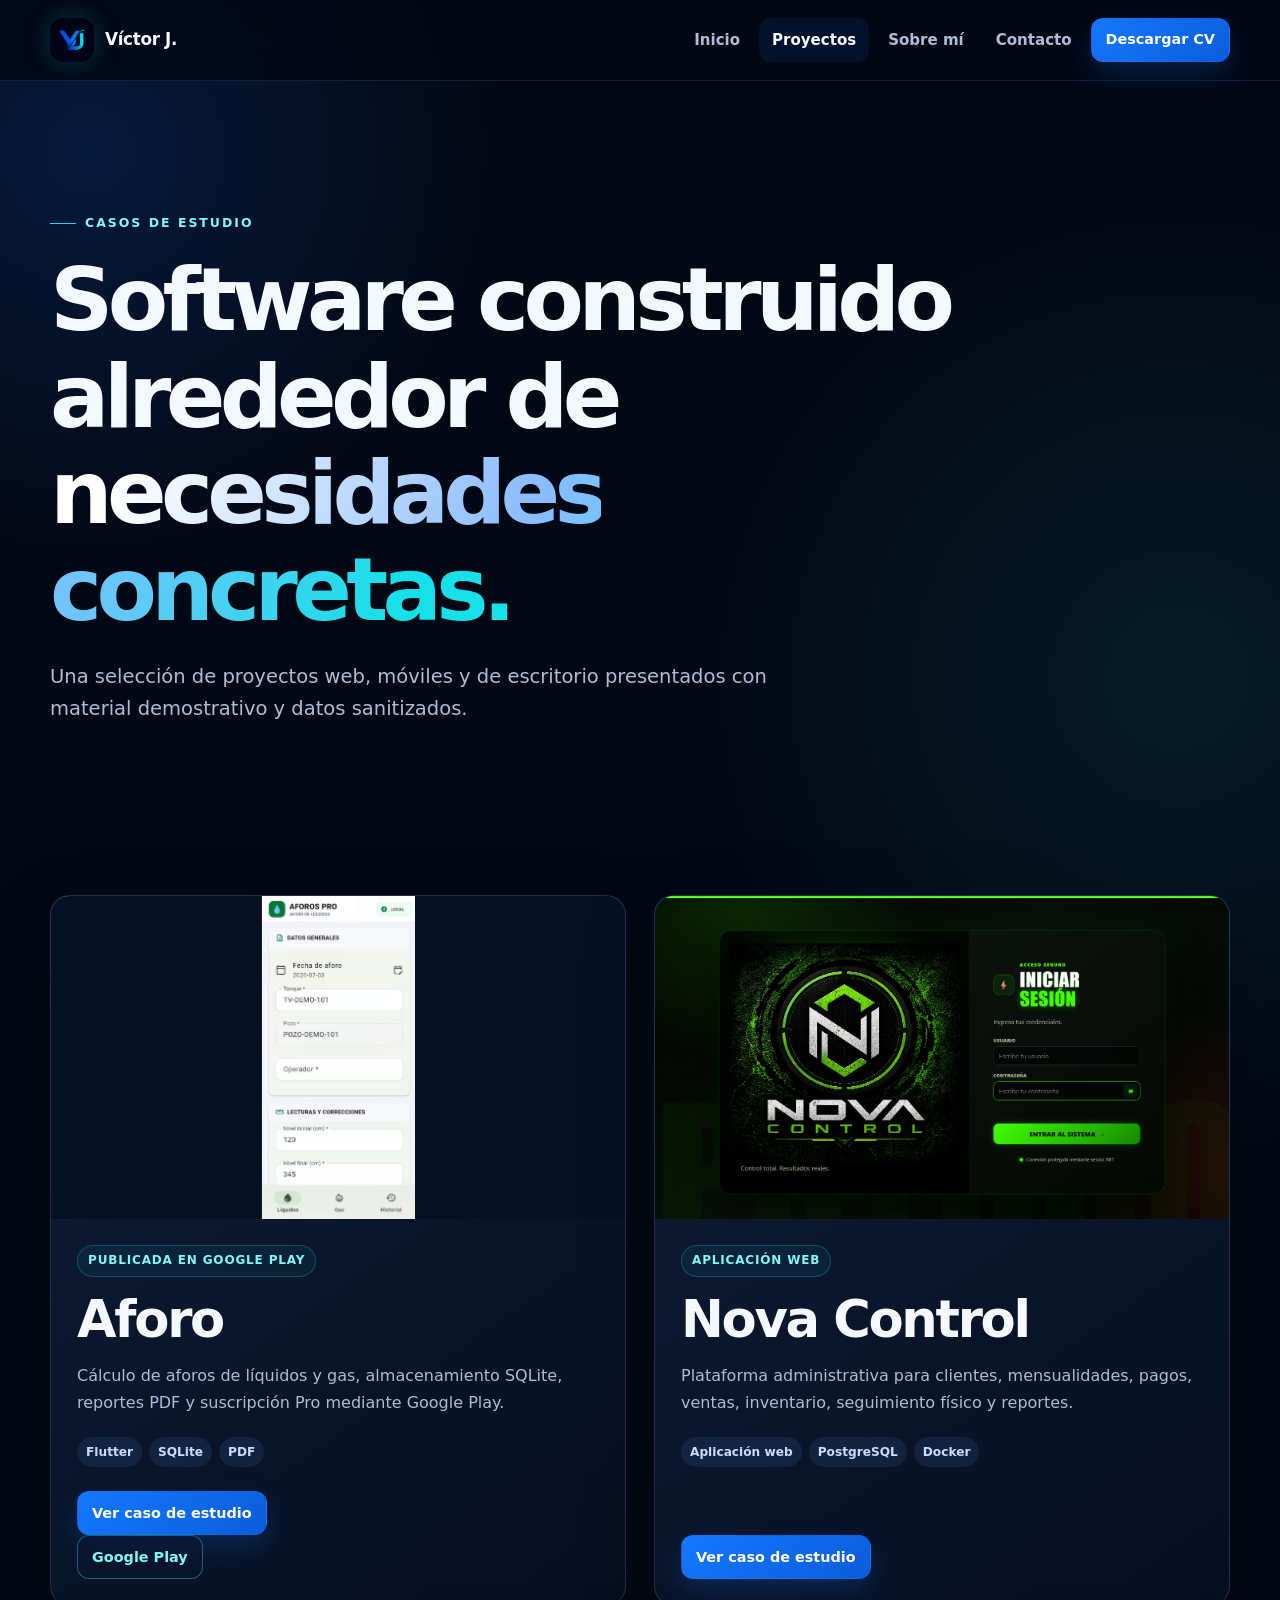
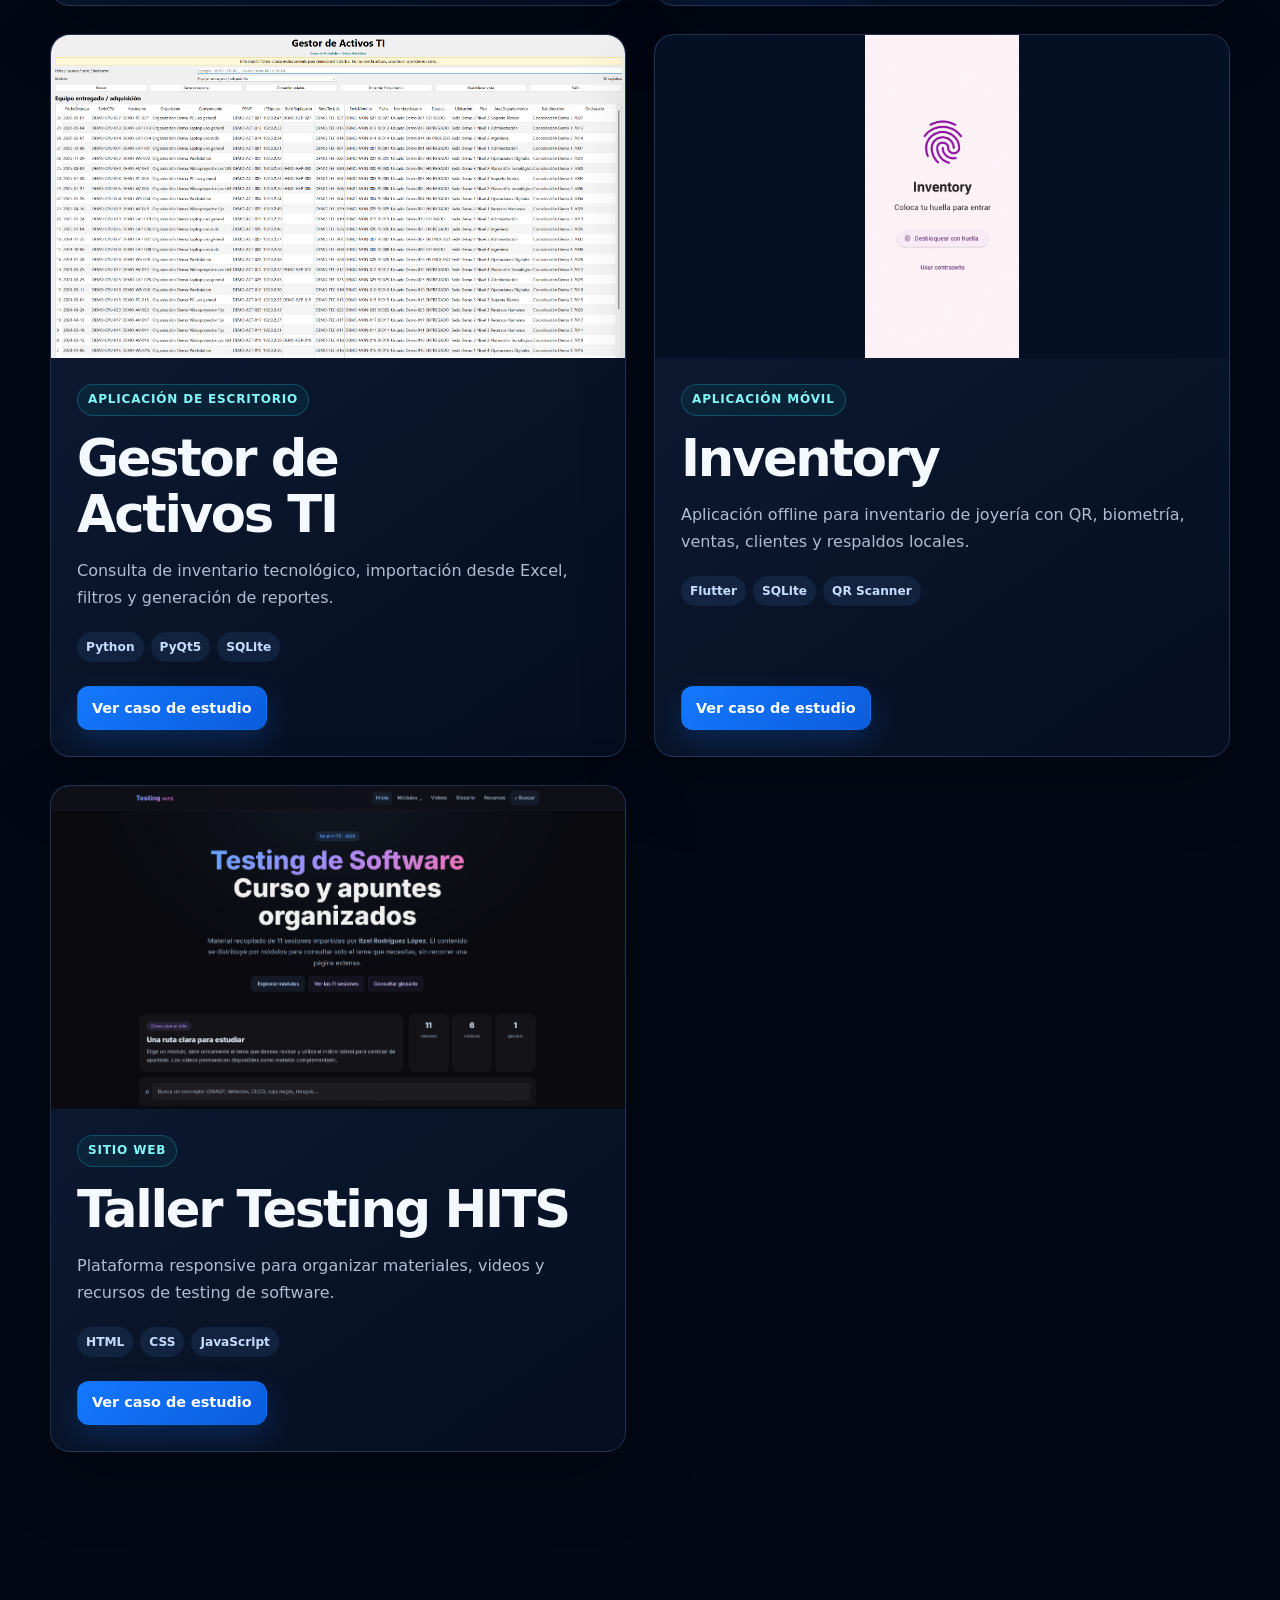
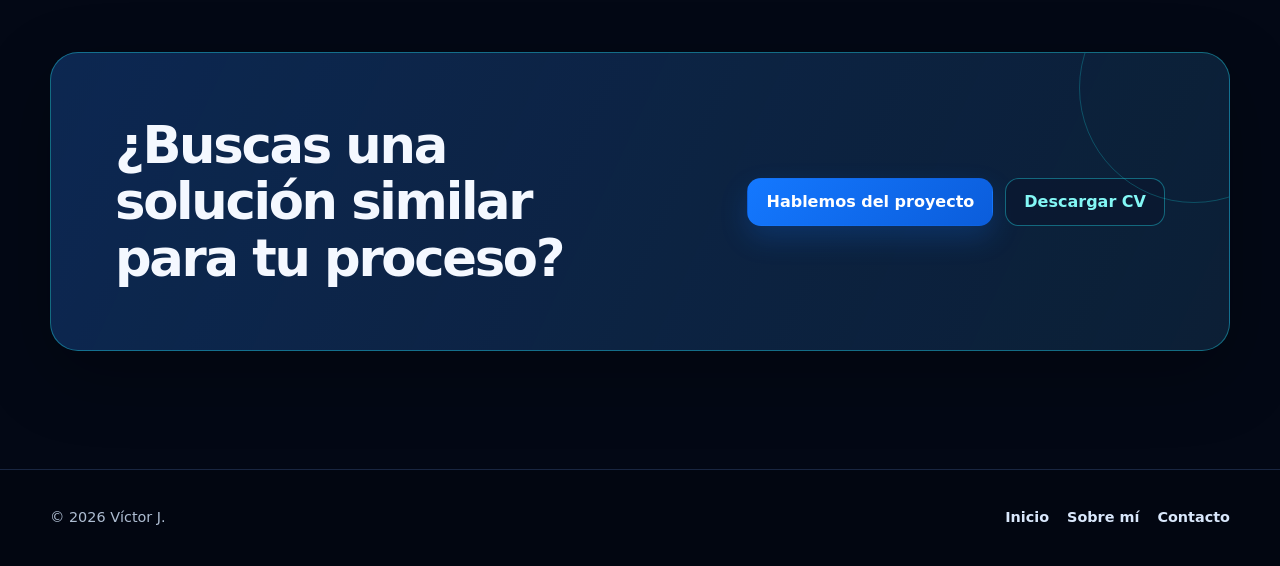
<file: proyectos.html>
<!doctype html>
<html lang="es">
<head>
  <meta charset="utf-8">
  <link rel="canonical" href="https://victordejesus.dev/proyectos.html"><meta name="viewport" content="width=device-width, initial-scale=1, viewport-fit=cover">
  <title>Proyectos | Víctor J.</title>
  <meta name="description" content="Casos de estudio de Víctor J. en desarrollo web, aplicaciones móviles, automatización, inventarios y herramientas de datos.">
  <meta property="og:title" content="Proyectos | Víctor J."><meta property="og:description" content="Casos de estudio de software web, móvil y de escritorio."><meta property="og:type" content="website"><meta property="og:image" content="assets/brand/logo-vj.png"><meta property="og:locale" content="es_MX">
  <link rel="icon" type="image/png" href="assets/brand/logo-vj.png"><link rel="stylesheet" href="assets/css/styles.css"><script src="assets/js/site.js" defer></script>
</head>
<body>
  <a class="skip-link" href="#contenido">Saltar al contenido</a>
  <header class="site-header"><div class="container nav-shell"><a class="brand" href="index.html" aria-label="Víctor J., inicio"><img src="assets/brand/logo-vj.png" alt="" width="1254" height="1254"><span>Víctor J.</span></a><button class="menu-toggle" type="button" aria-label="Abrir menú" aria-controls="site-nav" aria-expanded="false" data-menu-toggle><span class="menu-icon" aria-hidden="true"></span></button><nav class="site-nav" id="site-nav" aria-label="Navegación principal" data-site-nav><a class="nav-link" href="index.html">Inicio</a><a class="nav-link" href="proyectos.html" aria-current="page">Proyectos</a><a class="nav-link" href="sobre-mi.html">Sobre mí</a><a class="nav-link" href="contacto.html">Contacto</a><a class="button button-small" href="assets/documents/CV-Victor-Jimenez.pdf" download>Descargar CV</a></nav></div></header>
  <main id="contenido">
    <header class="page-hero"><div class="container"><p class="eyebrow">Casos de estudio</p><h1>Software construido alrededor de <span class="gradient-text">necesidades concretas.</span></h1><p class="lead">Una selección de proyectos web, móviles y de escritorio presentados con material demostrativo y datos sanitizados.</p></div></header>
    <section class="section-tight" aria-label="Listado de proyectos"><div class="container project-grid">
      <article class="card project-card"><div class="project-card-media media-contain"><img src="assets/projects/aforos-pro/aforo-liquidos-demo.png" alt="Formulario demostrativo de aforo de líquidos en Aforos Pro" width="625" height="1309" loading="lazy"></div><div class="project-card-body"><span class="category">Publicada en Google Play</span><h2>Aforo</h2><p>Cálculo de aforos de líquidos y gas, almacenamiento SQLite, reportes PDF y suscripción Pro mediante Google Play.</p><ul class="tags"><li>Flutter</li><li>SQLite</li><li>PDF</li></ul><a class="button button-small" href="proyectos/aforos-pro.html">Ver caso de estudio</a> <a class="button button-small button-secondary" href="https://play.google.com/store/apps/details?id=dev.victordejesus.aforo" target="_blank" rel="noopener noreferrer">Google Play</a></div></article>
      <article class="card project-card"><div class="project-card-media"><img src="assets/projects/nova-control/inicio-sesion-demo.png" alt="Pantalla demostrativa de inicio de sesión de Nova Control" width="1440" height="898"></div><div class="project-card-body"><span class="category">Aplicación web</span><h2>Nova Control</h2><p>Plataforma administrativa para clientes, mensualidades, pagos, ventas, inventario, seguimiento físico y reportes.</p><ul class="tags"><li>Aplicación web</li><li>PostgreSQL</li><li>Docker</li></ul><a class="button button-small" href="proyectos/nova-control.html">Ver caso de estudio</a></div></article>
      <article class="card project-card"><div class="project-card-media"><img src="assets/projects/gestor-activos-ti/inventario-principal-demo.png" alt="Interfaz principal demostrativa del Gestor de Activos TI" width="2047" height="1223" loading="lazy"></div><div class="project-card-body"><span class="category">Aplicación de escritorio</span><h2>Gestor de Activos TI</h2><p>Consulta de inventario tecnológico, importación desde Excel, filtros y generación de reportes.</p><ul class="tags"><li>Python</li><li>PyQt5</li><li>SQLite</li></ul><a class="button button-small" href="proyectos/gestor-activos-ti.html">Ver caso de estudio</a></div></article>
      <article class="card project-card"><div class="project-card-media media-contain"><img src="assets/projects/inventory/inicio-biometrico.png" alt="Inicio de sesión biométrico de la aplicación Inventory" width="868" height="1813" loading="lazy"></div><div class="project-card-body"><span class="category">Aplicación móvil</span><h2>Inventory</h2><p>Aplicación offline para inventario de joyería con QR, biometría, ventas, clientes y respaldos locales.</p><ul class="tags"><li>Flutter</li><li>SQLite</li><li>QR Scanner</li></ul><a class="button button-small" href="proyectos/inventory.html">Ver caso de estudio</a></div></article>

      <article class="card project-card"><div class="project-card-media"><img src="assets/projects/testing-hits/portada-testing-hits.png" alt="Portada de la plataforma Taller Testing HITS" width="2557" height="1387" loading="lazy"></div><div class="project-card-body"><span class="category">Sitio web</span><h2>Taller Testing HITS</h2><p>Plataforma responsive para organizar materiales, videos y recursos de testing de software.</p><ul class="tags"><li>HTML</li><li>CSS</li><li>JavaScript</li></ul><a class="button button-small" href="proyectos/testing-hits.html">Ver caso de estudio</a></div></article>
    </div></section>
    <section class="section"><div class="container cta-panel"><h2>¿Buscas una solución similar para tu proceso?</h2><div class="button-row"><a class="button" href="contacto.html">Hablemos del proyecto</a><a class="button button-secondary" href="assets/documents/CV-Victor-Jimenez.pdf" download>Descargar CV</a></div></div></section>
  </main>
  <footer class="site-footer"><div class="container footer-grid"><p class="footer-copy">© <span data-current-year>2026</span> Víctor J.</p><nav class="footer-links" aria-label="Enlaces de pie de página"><a href="index.html">Inicio</a><a href="sobre-mi.html">Sobre mí</a><a href="contacto.html">Contacto</a></nav></div></footer>
</body></html>
</file>
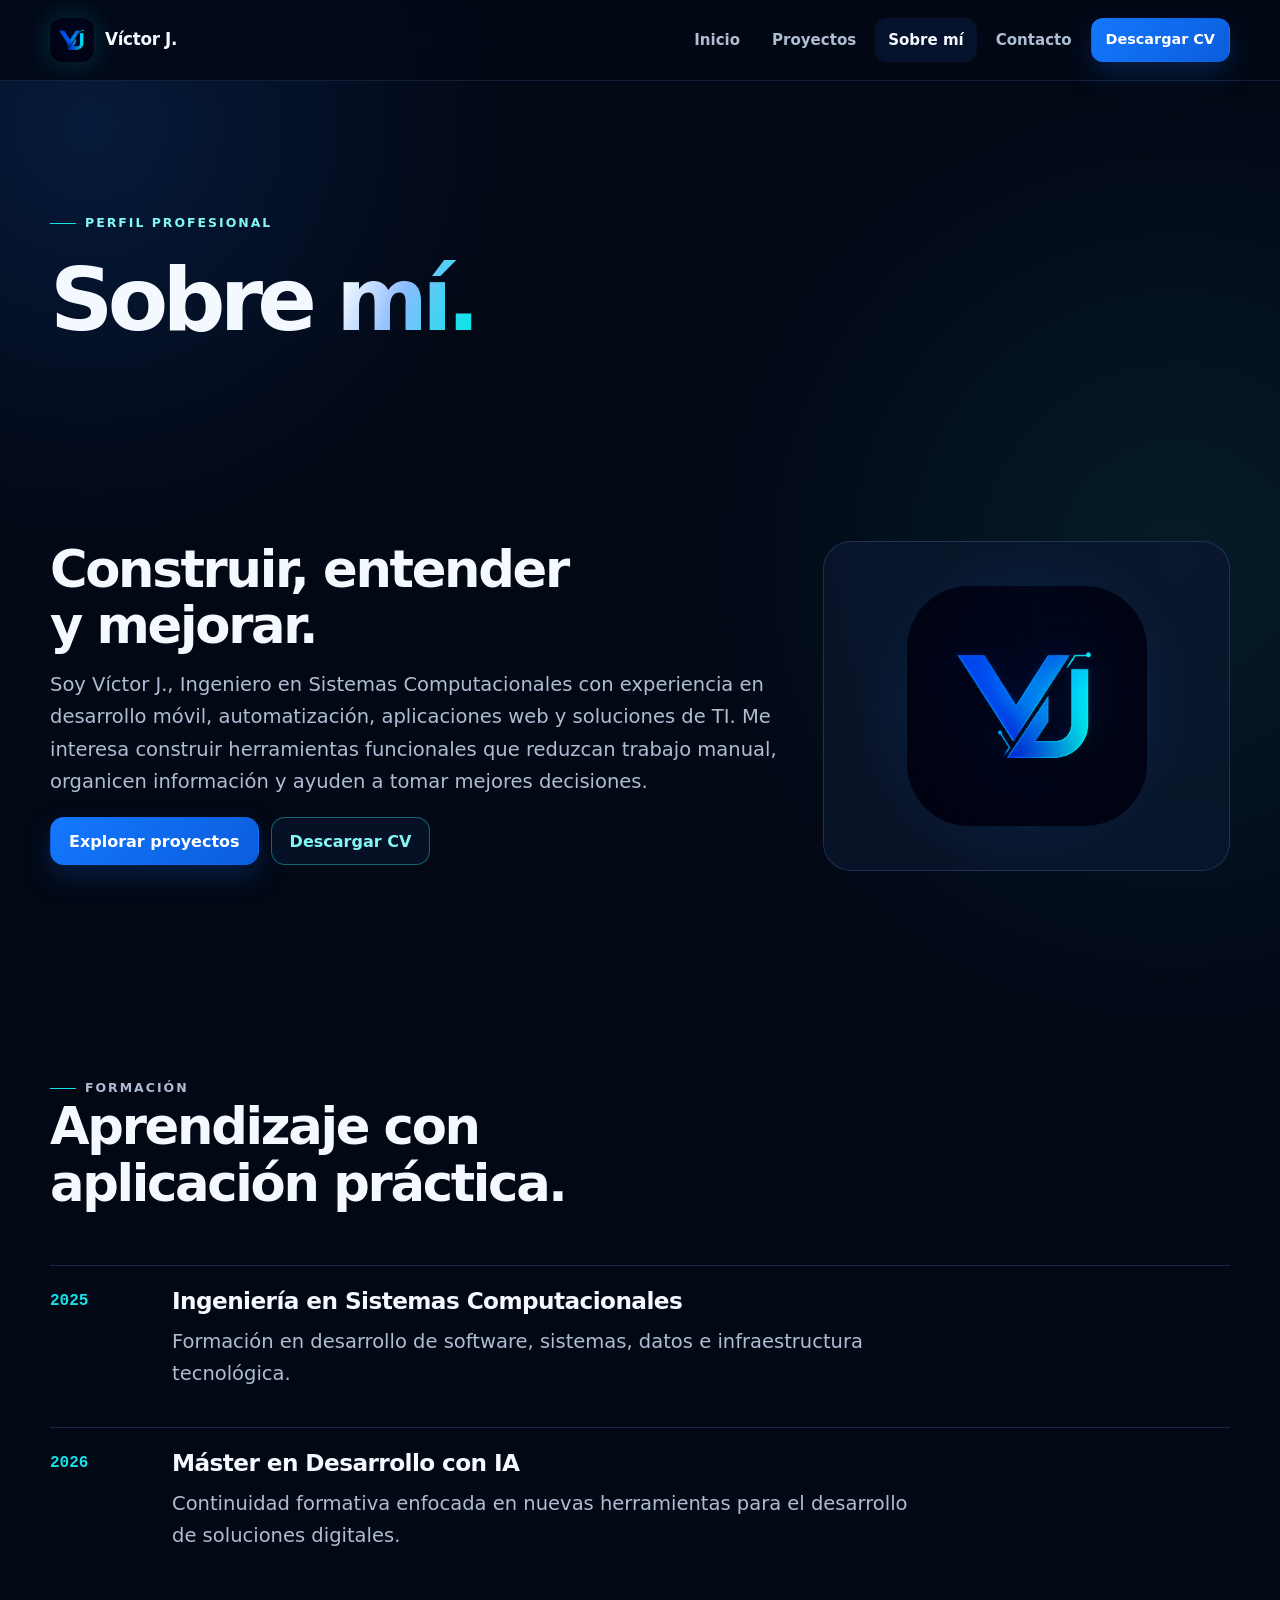
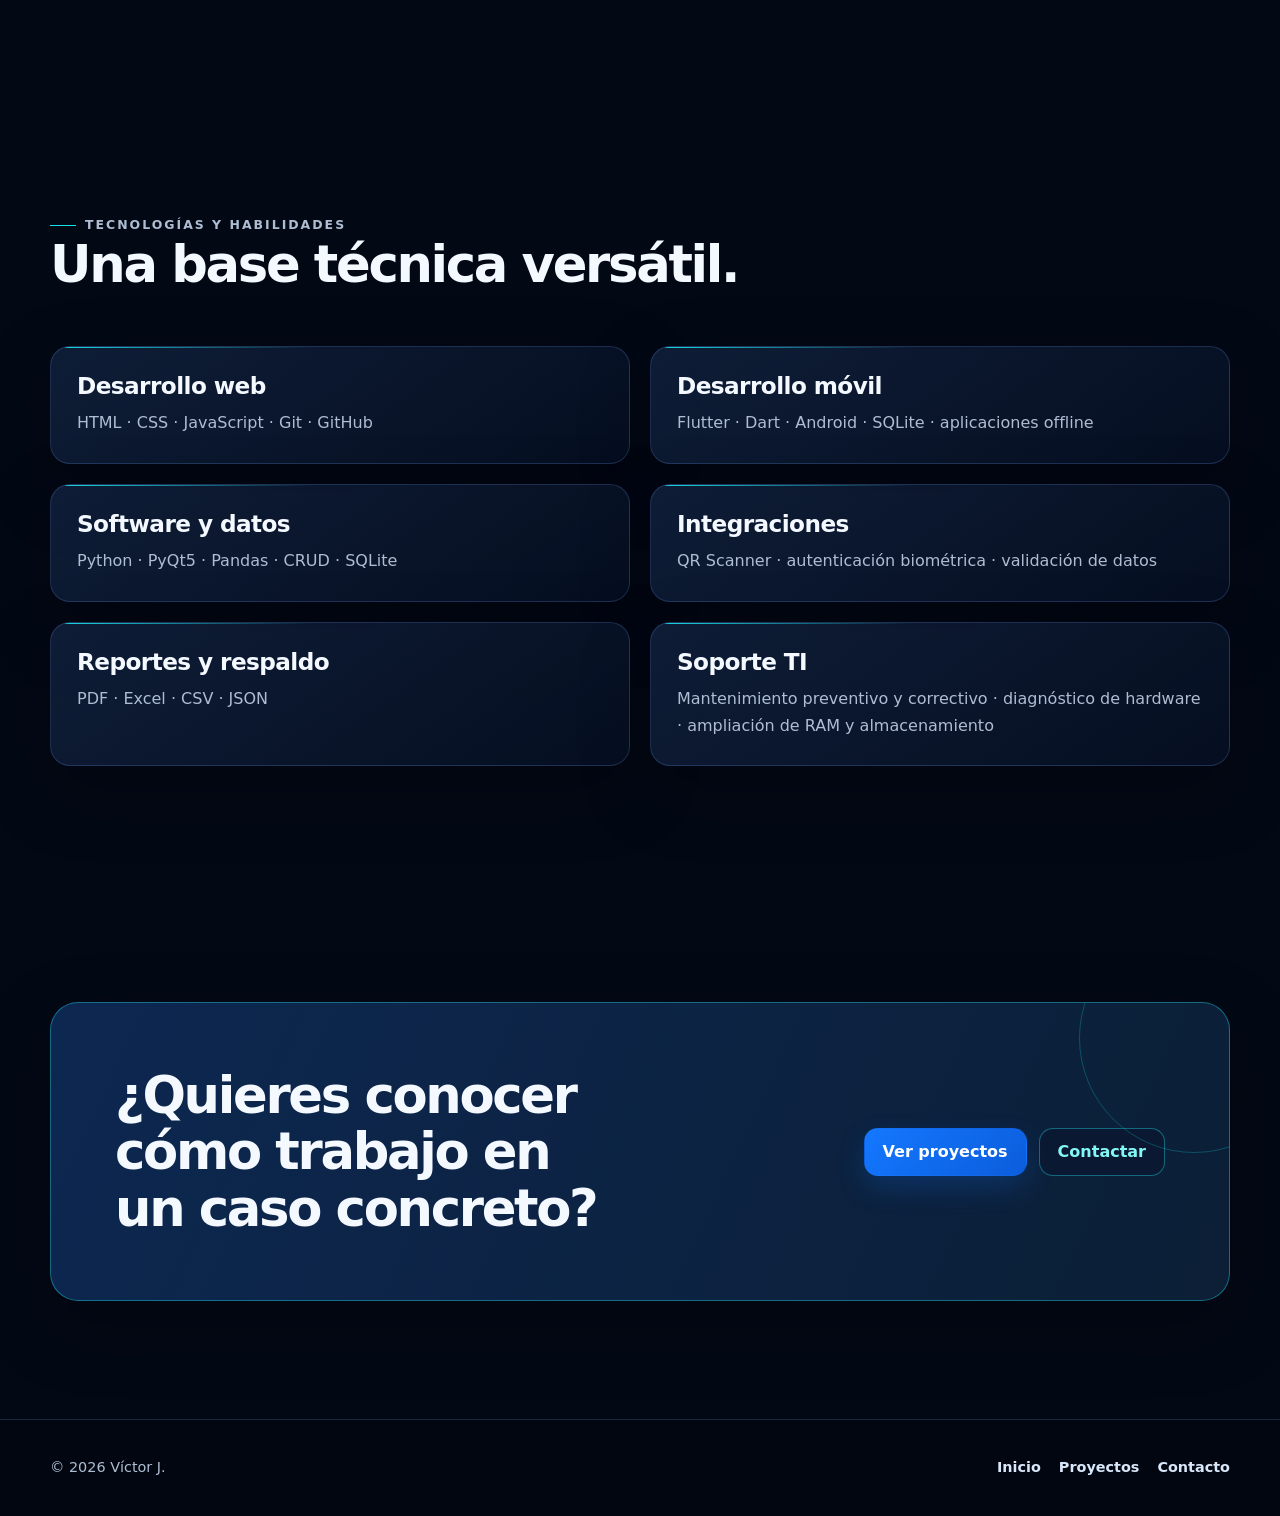
<file: sobre-mi.html>
<!doctype html>
<html lang="es">
<head>
  <meta charset="utf-8"><meta name="viewport" content="width=device-width, initial-scale=1, viewport-fit=cover">
  <title>Sobre mí | Víctor J.</title><meta name="description" content="Perfil, formación, tecnologías y habilidades de Víctor J., Ingeniero en Sistemas Computacionales.">
  <meta property="og:title" content="Sobre mí | Víctor J."><meta property="og:description" content="Experiencia en desarrollo móvil, web, automatización y soluciones de TI."><meta property="og:type" content="profile"><meta property="og:image" content="assets/brand/logo-vj.png"><meta property="og:locale" content="es_MX">
  <link rel="icon" type="image/png" href="assets/brand/logo-vj.png"><link rel="stylesheet" href="assets/css/styles.css"><script src="assets/js/site.js" defer></script>
</head>
<body>
  <a class="skip-link" href="#contenido">Saltar al contenido</a>
  <header class="site-header"><div class="container nav-shell"><a class="brand" href="index.html" aria-label="Víctor J., inicio"><img src="assets/brand/logo-vj.png" alt="" width="1254" height="1254"><span>Víctor J.</span></a><button class="menu-toggle" type="button" aria-label="Abrir menú" aria-controls="site-nav" aria-expanded="false" data-menu-toggle><span class="menu-icon" aria-hidden="true"></span></button><nav class="site-nav" id="site-nav" aria-label="Navegación principal" data-site-nav><a class="nav-link" href="index.html">Inicio</a><a class="nav-link" href="proyectos.html">Proyectos</a><a class="nav-link" href="sobre-mi.html" aria-current="page">Sobre mí</a><a class="nav-link" href="contacto.html">Contacto</a><a class="button button-small" href="assets/documents/CV-Victor-Jimenez.pdf" download>Descargar CV</a></nav></div></header>
  <main id="contenido">
    <header class="page-hero"><div class="container"><p class="eyebrow">Perfil profesional</p><h1>Sobre <span class="gradient-text">mí.</span></h1></div></header>
    <section class="section-tight"><div class="container about-intro"><div><h2>Construir, entender y mejorar.</h2><p class="lead">Soy Víctor J., Ingeniero en Sistemas Computacionales con experiencia en desarrollo móvil, automatización, aplicaciones web y soluciones de TI. Me interesa construir herramientas funcionales que reduzcan trabajo manual, organicen información y ayuden a tomar mejores decisiones.</p><div class="button-row"><a class="button" href="proyectos.html">Explorar proyectos</a><a class="button button-secondary" href="assets/documents/CV-Victor-Jimenez.pdf" download>Descargar CV</a></div></div><div class="about-mark"><img src="assets/brand/logo-vj.png" alt="Logotipo VJ" width="1254" height="1254"></div></div></section>
    <section class="section" aria-labelledby="education-title"><div class="container"><div class="section-head"><div><p class="eyebrow">Formación</p><h2 id="education-title">Aprendizaje con aplicación práctica.</h2></div></div><div class="timeline"><article class="timeline-item"><span class="timeline-year">2025</span><div><h3>Ingeniería en Sistemas Computacionales</h3><p class="lead">Formación en desarrollo de software, sistemas, datos e infraestructura tecnológica.</p></div></article><article class="timeline-item"><span class="timeline-year">2026</span><div><h3>Máster en Desarrollo con IA</h3><p class="lead">Continuidad formativa enfocada en nuevas herramientas para el desarrollo de soluciones digitales.</p></div></article></div></div></section>
    <section class="section" aria-labelledby="skills-title"><div class="container"><div class="section-head"><div><p class="eyebrow">Tecnologías y habilidades</p><h2 id="skills-title">Una base técnica versátil.</h2></div></div><div class="skills-grid">
      <article class="card skill-card"><h3>Desarrollo web</h3><p>HTML · CSS · JavaScript · Git · GitHub</p></article>
      <article class="card skill-card"><h3>Desarrollo móvil</h3><p>Flutter · Dart · Android · SQLite · aplicaciones offline</p></article>
      <article class="card skill-card"><h3>Software y datos</h3><p>Python · PyQt5 · Pandas · CRUD · SQLite</p></article>
      <article class="card skill-card"><h3>Integraciones</h3><p>QR Scanner · autenticación biométrica · validación de datos</p></article>
      <article class="card skill-card"><h3>Reportes y respaldo</h3><p>PDF · Excel · CSV · JSON</p></article>
      <article class="card skill-card"><h3>Soporte TI</h3><p>Mantenimiento preventivo y correctivo · diagnóstico de hardware · ampliación de RAM y almacenamiento</p></article>
    </div></div></section>
    <section class="section"><div class="container cta-panel"><h2>¿Quieres conocer cómo trabajo en un caso concreto?</h2><div class="button-row"><a class="button" href="proyectos.html">Ver proyectos</a><a class="button button-secondary" href="contacto.html">Contactar</a></div></div></section>
  </main>
  <footer class="site-footer"><div class="container footer-grid"><p class="footer-copy">© <span data-current-year>2026</span> Víctor J.</p><nav class="footer-links" aria-label="Enlaces de pie de página"><a href="index.html">Inicio</a><a href="proyectos.html">Proyectos</a><a href="contacto.html">Contacto</a></nav></div></footer>
</body></html>
</file>
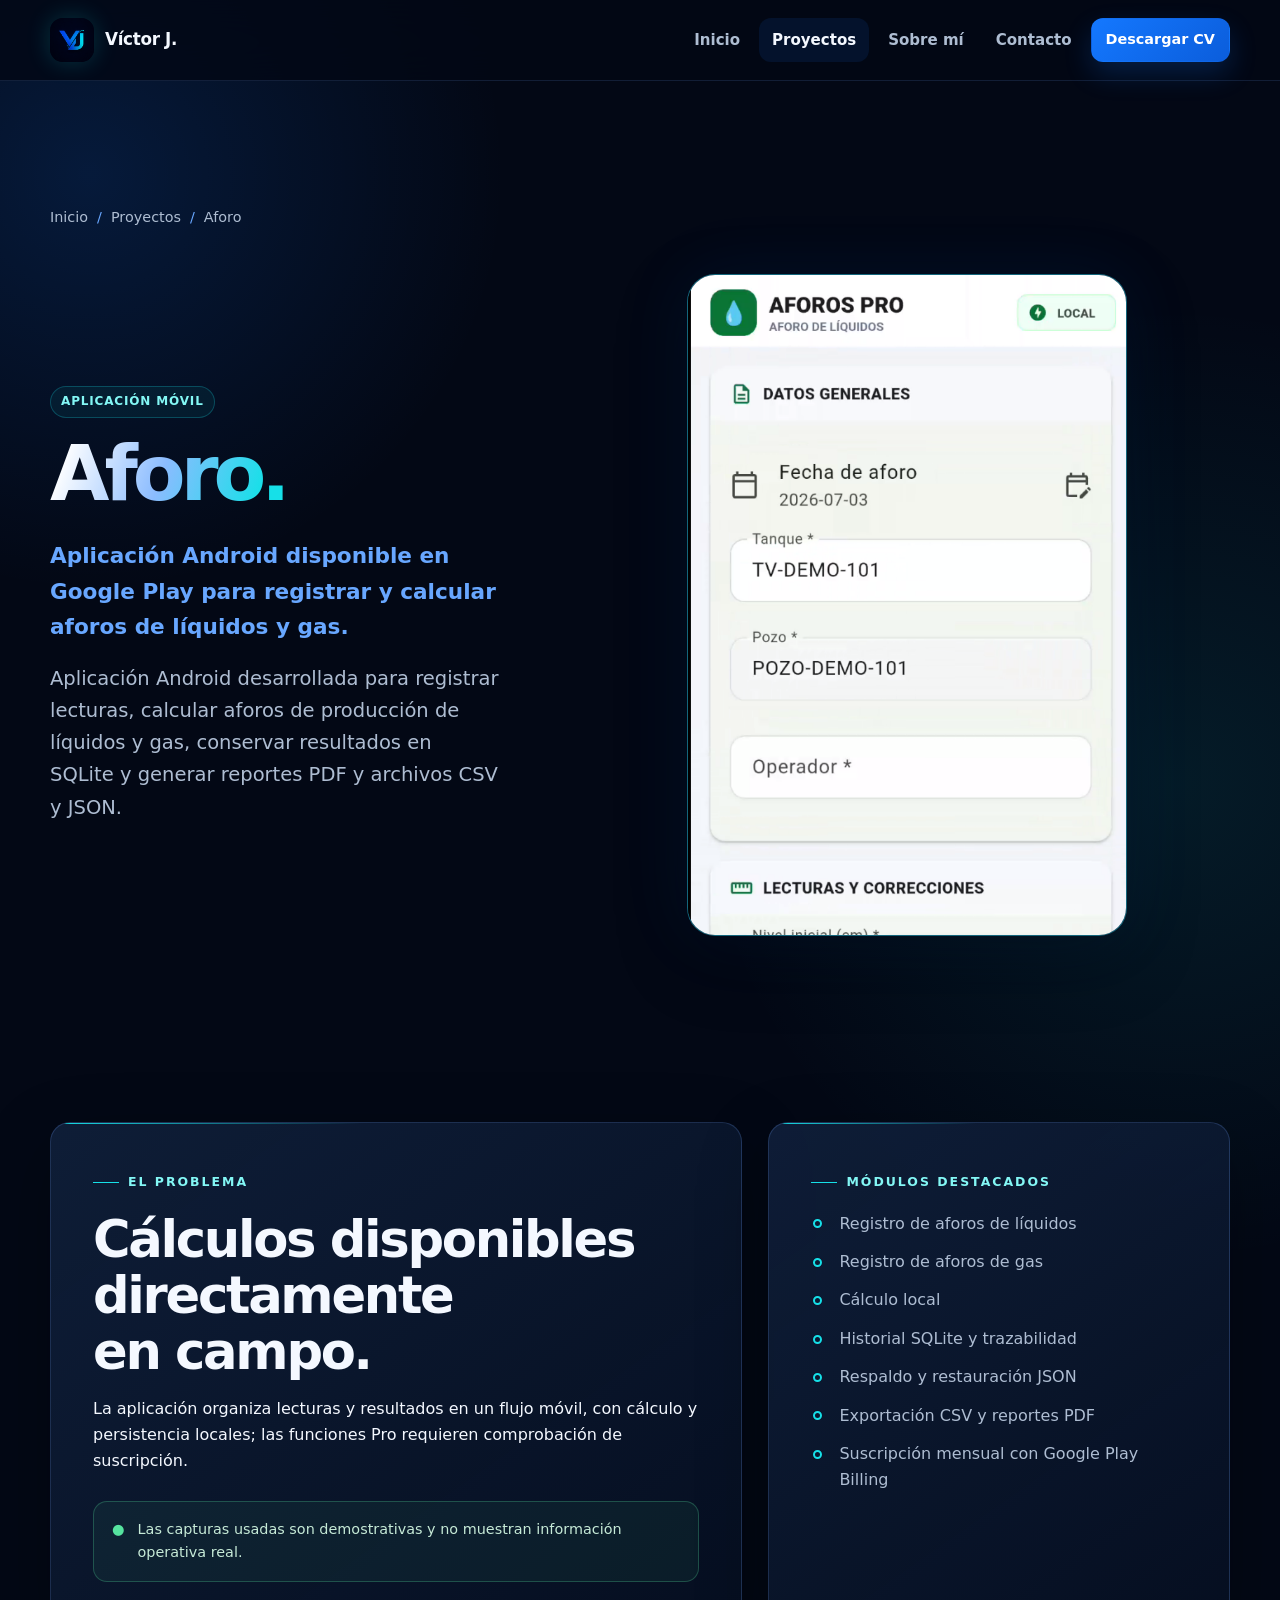
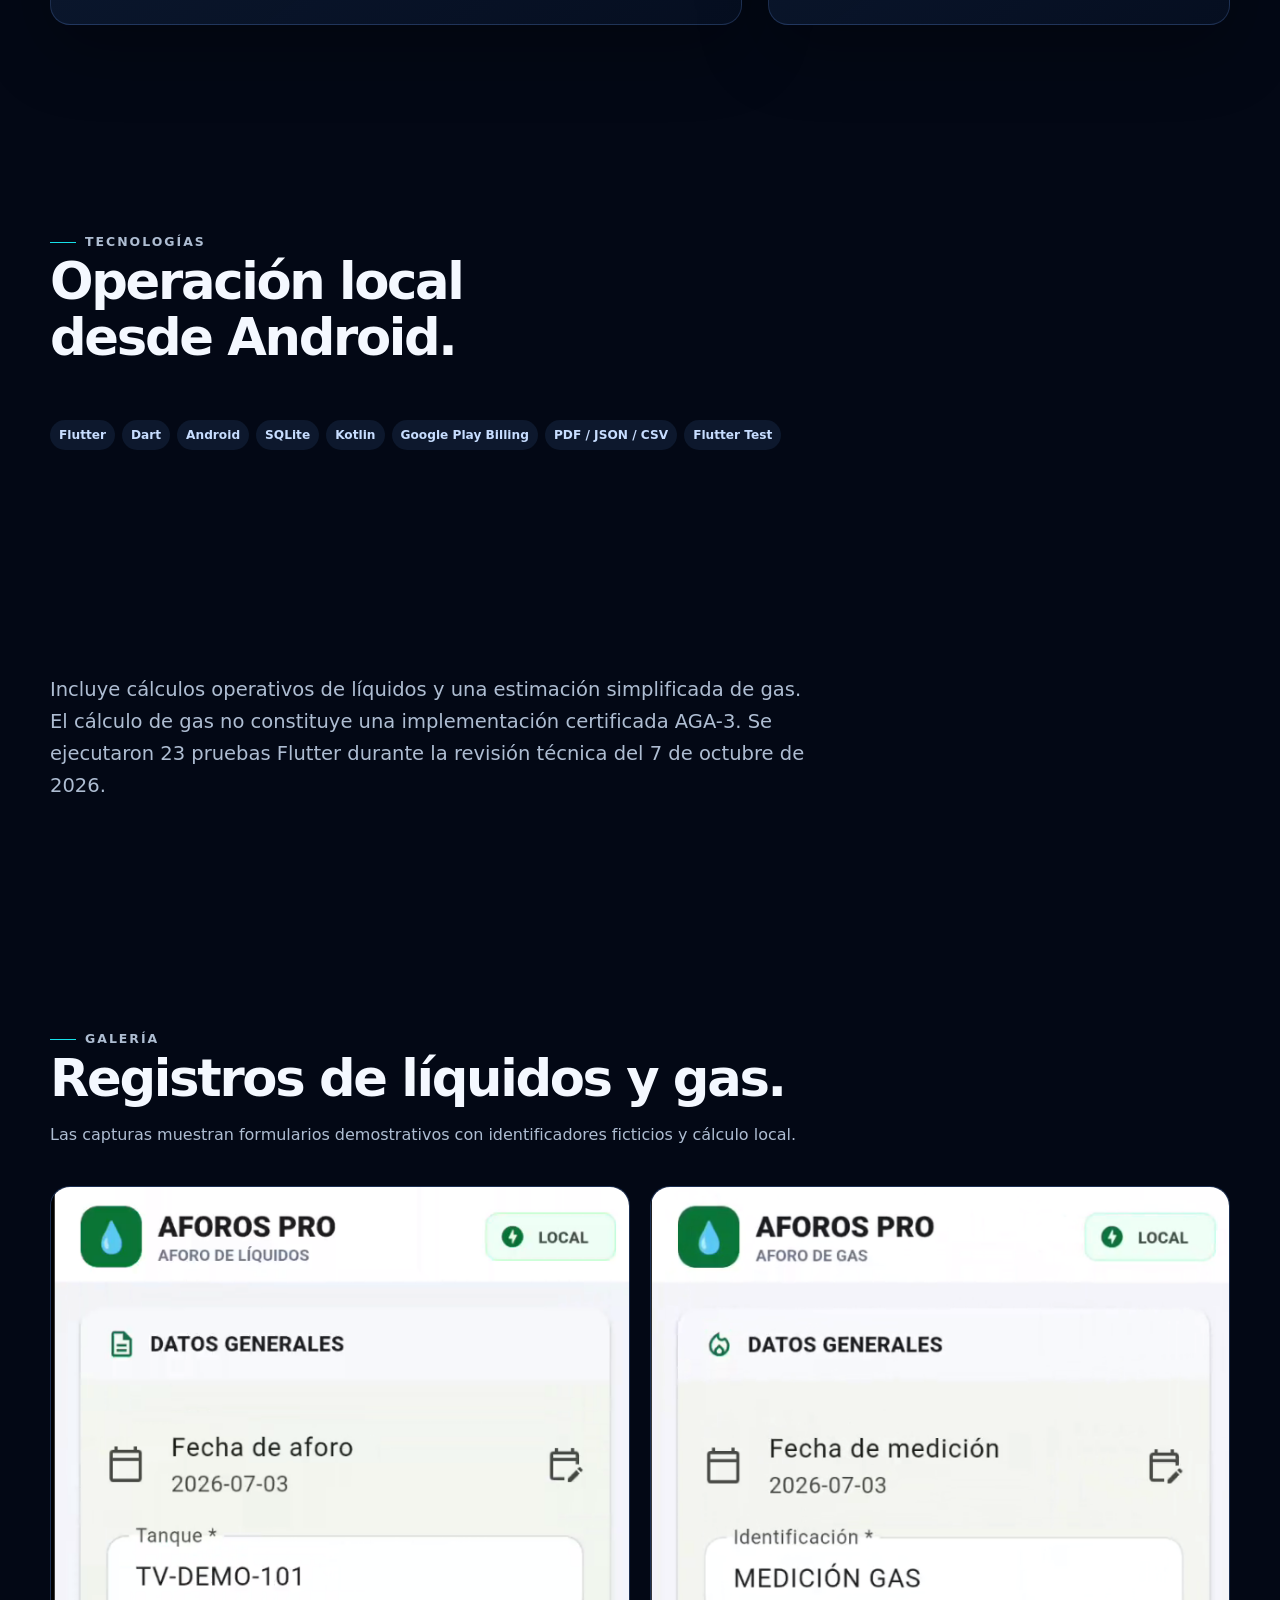
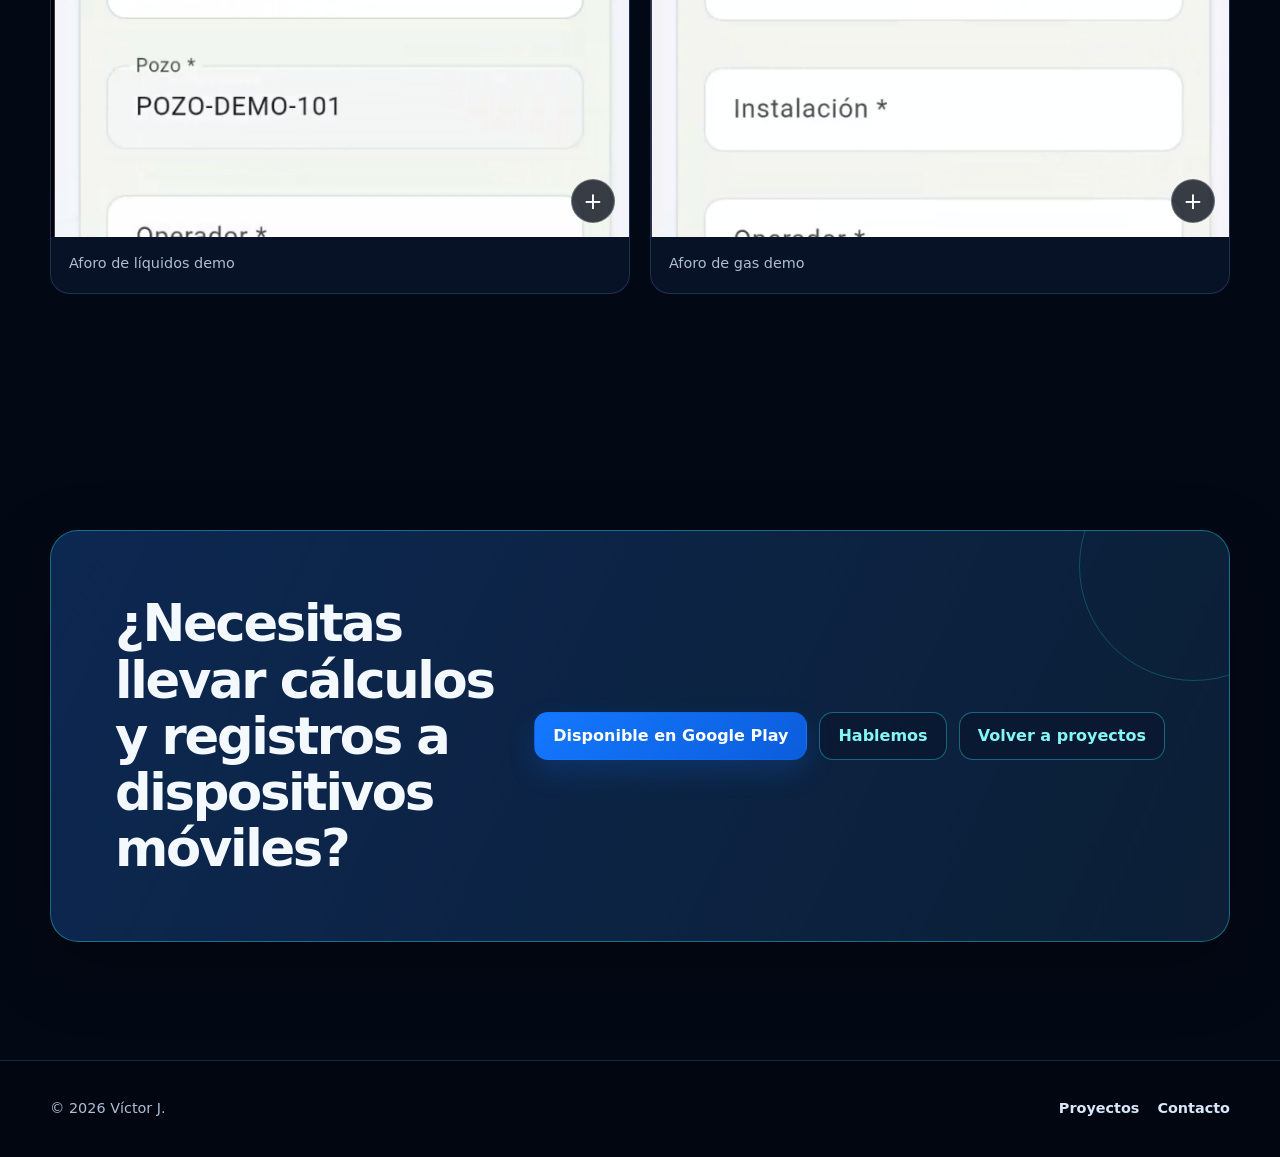
<file: proyectos/aforos-pro.html>
<!doctype html>
<html lang="es">
<head>
  <meta charset="utf-8">
  <link rel="canonical" href="https://victordejesus.dev/proyectos/aforos-pro.html"><meta name="viewport" content="width=device-width, initial-scale=1, viewport-fit=cover">
  <title>Aforo | Caso de estudio de Víctor J.</title><meta name="description" content="Caso de estudio de Aforo, aplicación Android para cálculo local de aforos de líquidos y gas.">
  <meta property="og:title" content="Aforo | Víctor J."><meta property="og:description" content="Aplicación Android para capturar aforos, conservar mediciones localmente y generar reportes PDF."><meta property="og:type" content="article"><meta property="og:image" content="../assets/projects/aforos-pro/aforo-liquidos-demo.png"><meta property="og:locale" content="es_MX">
  <link rel="icon" type="image/png" href="../assets/brand/logo-vj.png"><link rel="stylesheet" href="../assets/css/styles.css"><script src="../assets/js/site.js" defer></script>
</head>
<body>
  <a class="skip-link" href="#contenido">Saltar al contenido</a>
  <header class="site-header"><div class="container nav-shell"><a class="brand" href="../index.html" aria-label="Víctor J., inicio"><img src="../assets/brand/logo-vj.png" alt="" width="1254" height="1254"><span>Víctor J.</span></a><button class="menu-toggle" type="button" aria-label="Abrir menú" aria-controls="site-nav" aria-expanded="false" data-menu-toggle><span class="menu-icon" aria-hidden="true"></span></button><nav class="site-nav" id="site-nav" aria-label="Navegación principal" data-site-nav><a class="nav-link" href="../index.html">Inicio</a><a class="nav-link" href="../proyectos.html" aria-current="page">Proyectos</a><a class="nav-link" href="../sobre-mi.html">Sobre mí</a><a class="nav-link" href="../contacto.html">Contacto</a><a class="button button-small" href="../assets/documents/CV-Victor-Jimenez.pdf" download>Descargar CV</a></nav></div></header>
  <main id="contenido">
    <header class="page-hero"><div class="container"><ol class="breadcrumbs" aria-label="Migas de navegación"><li><a href="../index.html">Inicio</a></li><li><a href="../proyectos.html">Proyectos</a></li><li aria-current="page">Aforo</li></ol><div class="project-hero-grid"><div><span class="category">Aplicación móvil</span><h1><span class="gradient-text">Aforo.</span></h1><p class="project-subtitle">Aplicación Android disponible en Google Play para registrar y calcular aforos de líquidos y gas.</p><p class="lead">Aplicación Android desarrollada para registrar lecturas, calcular aforos de producción de líquidos y gas, conservar resultados en SQLite y generar reportes PDF y archivos CSV y JSON.</p></div><figure class="project-cover mobile-cover"><img src="../assets/projects/aforos-pro/aforo-liquidos-demo.png" alt="Formulario demostrativo de aforo de líquidos" width="625" height="1309" fetchpriority="high"></figure></div></div></header>
    <section class="section-tight"><div class="container study-grid"><article class="card study-card"><p class="eyebrow">El problema</p><h2>Cálculos disponibles directamente en campo.</h2><p>La aplicación organiza lecturas y resultados en un flujo móvil, con cálculo y persistencia locales; las funciones Pro requieren comprobación de suscripción.</p><div class="privacy-note">Las capturas usadas son demostrativas y no muestran información operativa real.</div></article><article class="card study-card"><p class="eyebrow">Módulos destacados</p><ul class="check-list"><li>Registro de aforos de líquidos</li><li>Registro de aforos de gas</li><li>Cálculo local</li><li>Historial SQLite y trazabilidad</li><li>Respaldo y restauración JSON</li><li>Exportación CSV y reportes PDF</li><li>Suscripción mensual con Google Play Billing</li></ul></article></div></section>
    <section class="section" aria-labelledby="aforos-tech"><div class="container"><div class="section-head"><div><p class="eyebrow">Tecnologías</p><h2 id="aforos-tech">Operación local desde Android.</h2></div></div><ul class="tags" aria-label="Tecnologías de Aforo"><li>Flutter</li><li>Dart</li><li>Android</li><li>SQLite</li><li>Kotlin</li><li>Google Play Billing</li><li>PDF / JSON / CSV</li><li>Flutter Test</li></ul></div></section>
    <section class="section-tight"><div class="container"><p class="lead">Incluye cálculos operativos de líquidos y una estimación simplificada de gas. El cálculo de gas no constituye una implementación certificada AGA-3. Se ejecutaron 23 pruebas Flutter durante la revisión técnica del 7 de octubre de 2026.</p></div></section>
    <section class="section" aria-labelledby="aforos-gallery"><div class="container"><div class="section-head"><div><p class="eyebrow">Galería</p><h2 id="aforos-gallery">Registros de líquidos y gas.</h2><p>Las capturas muestran formularios demostrativos con identificadores ficticios y cálculo local.</p></div></div><div class="gallery gallery-mobile">
      <figure class="gallery-item"><button class="gallery-button" type="button" data-gallery-item data-full="../assets/projects/aforos-pro/aforo-liquidos-demo.png" data-caption="Formulario demostrativo para registrar un aforo de líquidos."><img src="../assets/projects/aforos-pro/aforo-liquidos-demo.png" alt="Formulario de Aforo con datos generales y lecturas ficticias" width="625" height="1309" loading="lazy"></button><figcaption>Aforo de líquidos demo</figcaption></figure>
      <figure class="gallery-item"><button class="gallery-button" type="button" data-gallery-item data-full="../assets/projects/aforos-pro/aforo-gas-demo.png" data-caption="Formulario demostrativo para registrar y calcular un aforo de gas."><img src="../assets/projects/aforos-pro/aforo-gas-demo.png" alt="Formulario de Aforo para medición de gas con datos ficticios" width="622" height="1318" loading="lazy"></button><figcaption>Aforo de gas demo</figcaption></figure>
    </div></div></section>
    <section class="section"><div class="container cta-panel"><h2>¿Necesitas llevar cálculos y registros a dispositivos móviles?</h2><div class="button-row"><a class="button" href="https://play.google.com/store/apps/details?id=dev.victordejesus.aforo" target="_blank" rel="noopener noreferrer">Disponible en Google Play</a><a class="button button-secondary" href="../contacto.html">Hablemos</a><a class="button button-secondary" href="../proyectos.html">Volver a proyectos</a></div></div></section>
  </main>
  <footer class="site-footer"><div class="container footer-grid"><p class="footer-copy">© <span data-current-year>2026</span> Víctor J.</p><nav class="footer-links" aria-label="Enlaces de pie de página"><a href="../proyectos.html">Proyectos</a><a href="../contacto.html">Contacto</a></nav></div></footer>
  <div class="lightbox" role="dialog" aria-modal="true" aria-label="Visor de imágenes" hidden data-lightbox><button class="lightbox-close" type="button" aria-label="Cerrar imagen" data-lightbox-close>×</button><button class="lightbox-nav" type="button" aria-label="Imagen anterior" data-lightbox-prev>‹</button><figure class="lightbox-figure"><img class="lightbox-image" alt="" width="625" height="1309" data-lightbox-image><figcaption class="lightbox-caption" data-lightbox-caption></figcaption></figure><button class="lightbox-nav" type="button" aria-label="Imagen siguiente" data-lightbox-next>›</button></div>
</body></html>
</file>
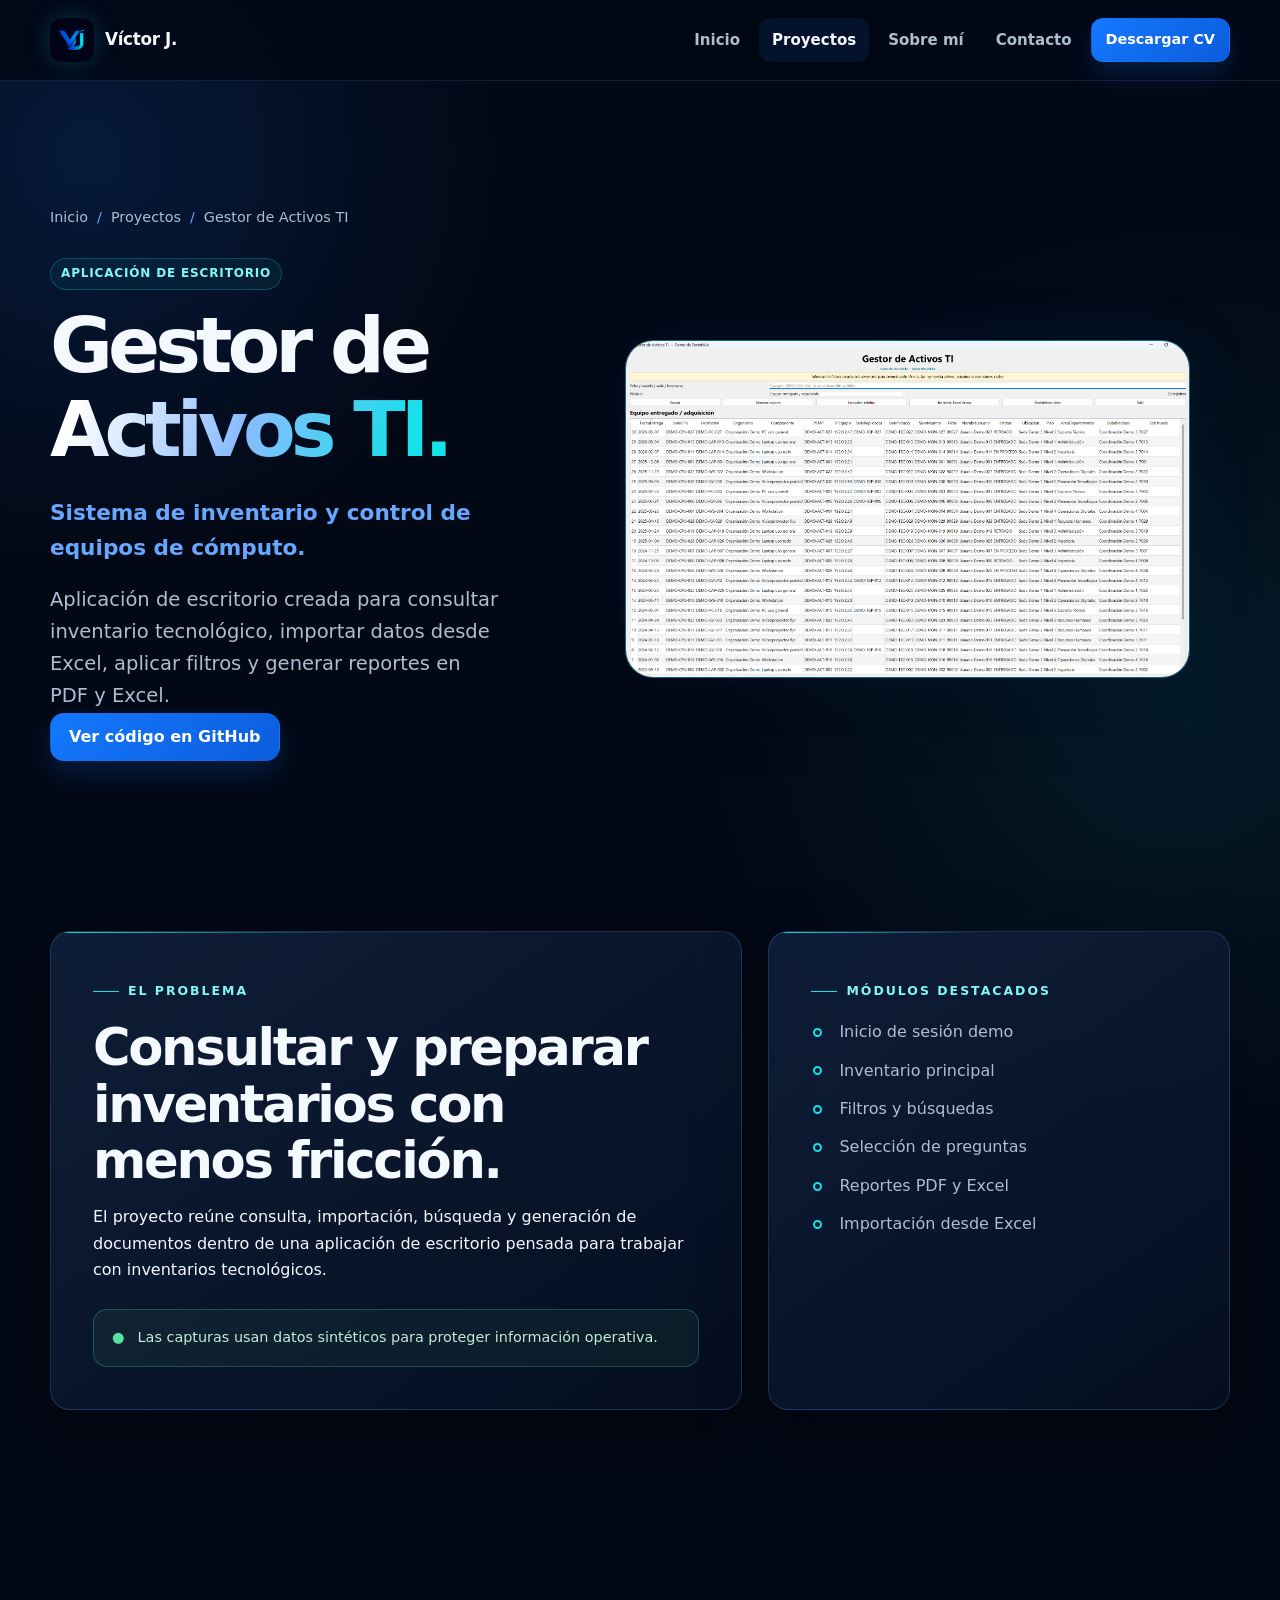
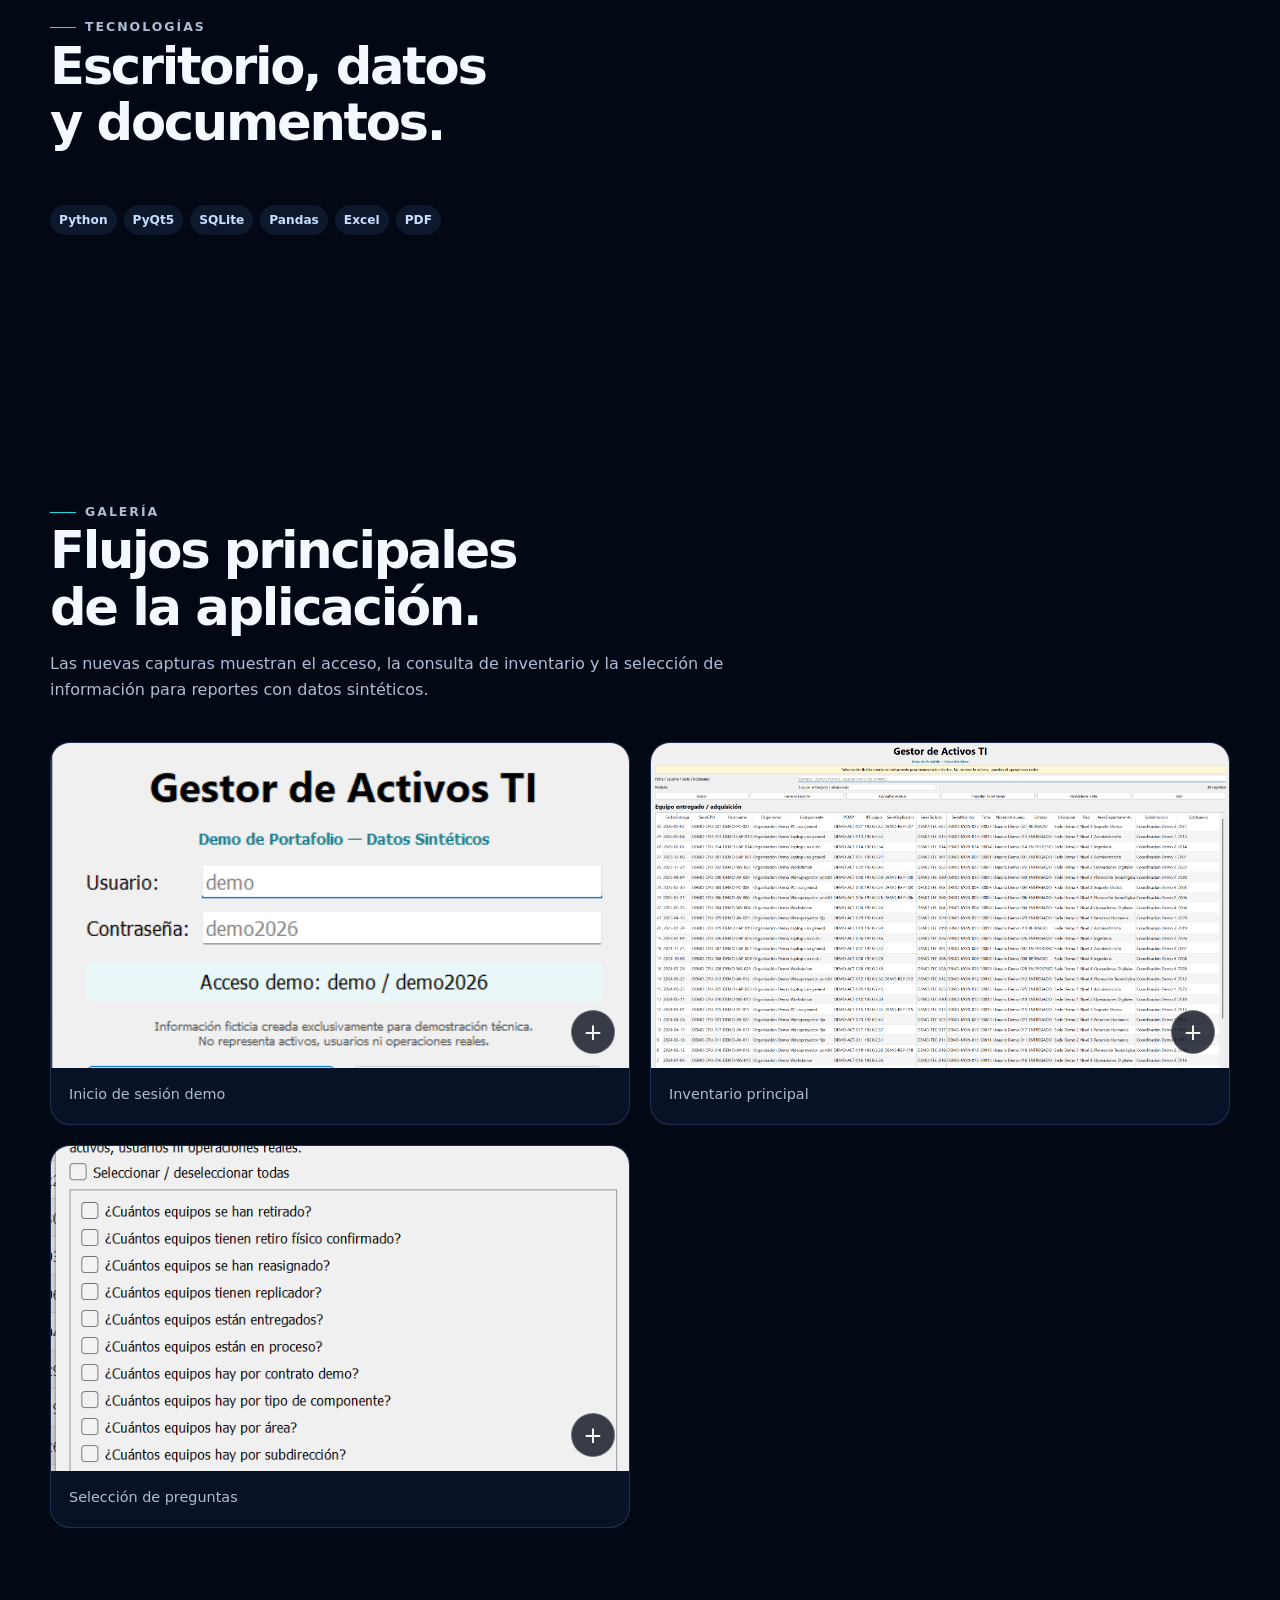
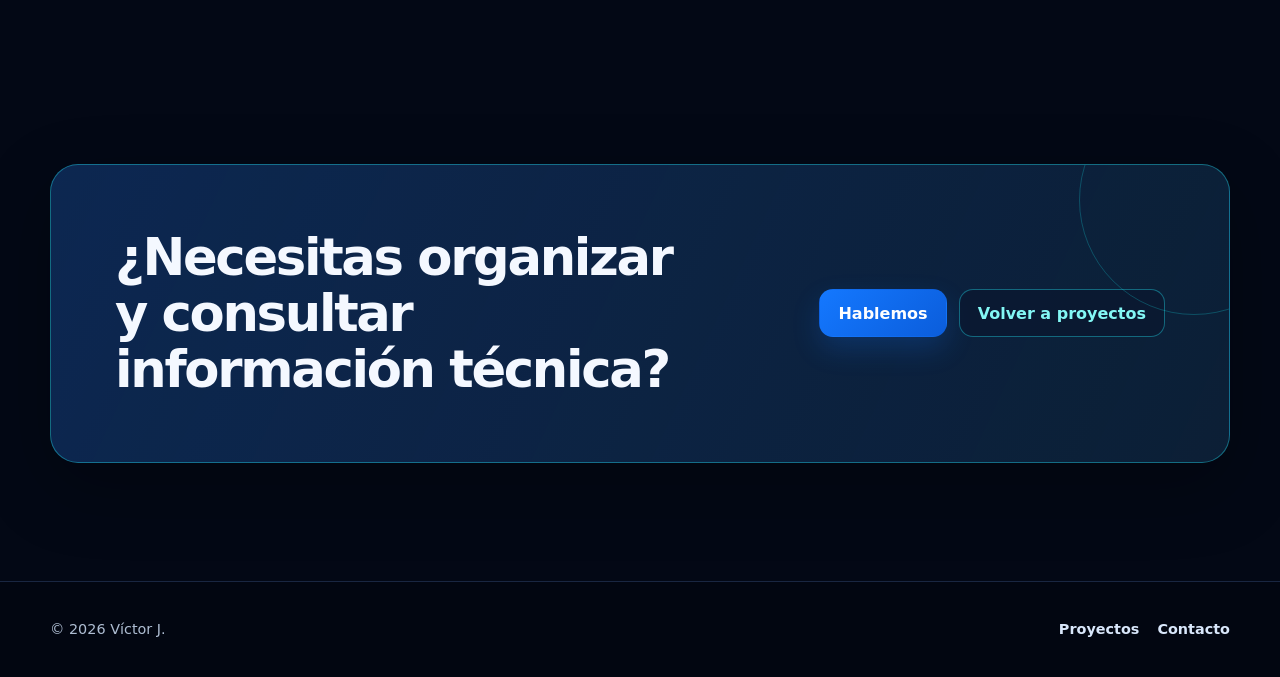
<file: proyectos/gestor-activos-ti.html>
<!doctype html>
<html lang="es">
<head>
  <meta charset="utf-8"><meta name="viewport" content="width=device-width, initial-scale=1, viewport-fit=cover">
  <title>Gestor de Activos TI | Caso de estudio de Víctor J.</title><meta name="description" content="Caso de estudio del Gestor de Activos TI desarrollado con Python, PyQt5, SQLite, Pandas, Excel y PDF.">
  <meta property="og:title" content="Gestor de Activos TI | Víctor J."><meta property="og:description" content="Aplicación de escritorio para inventario y control de equipos de cómputo."><meta property="og:type" content="article"><meta property="og:image" content="../assets/projects/gestor-activos-ti/inventario-principal-demo.png"><meta property="og:locale" content="es_MX">
  <link rel="icon" type="image/png" href="../assets/brand/logo-vj.png"><link rel="stylesheet" href="../assets/css/styles.css"><script src="../assets/js/site.js" defer></script>
</head>
<body>
  <a class="skip-link" href="#contenido">Saltar al contenido</a>
  <header class="site-header"><div class="container nav-shell"><a class="brand" href="../index.html" aria-label="Víctor J., inicio"><img src="../assets/brand/logo-vj.png" alt="" width="1254" height="1254"><span>Víctor J.</span></a><button class="menu-toggle" type="button" aria-label="Abrir menú" aria-controls="site-nav" aria-expanded="false" data-menu-toggle><span class="menu-icon" aria-hidden="true"></span></button><nav class="site-nav" id="site-nav" aria-label="Navegación principal" data-site-nav><a class="nav-link" href="../index.html">Inicio</a><a class="nav-link" href="../proyectos.html" aria-current="page">Proyectos</a><a class="nav-link" href="../sobre-mi.html">Sobre mí</a><a class="nav-link" href="../contacto.html">Contacto</a><a class="button button-small" href="../assets/documents/CV-Victor-Jimenez.pdf" download>Descargar CV</a></nav></div></header>
  <main id="contenido">
    <header class="page-hero"><div class="container"><ol class="breadcrumbs" aria-label="Migas de navegación"><li><a href="../index.html">Inicio</a></li><li><a href="../proyectos.html">Proyectos</a></li><li aria-current="page">Gestor de Activos TI</li></ol><div class="project-hero-grid"><div><span class="category">Aplicación de escritorio</span><h1>Gestor de <span class="gradient-text">Activos TI.</span></h1><p class="project-subtitle">Sistema de inventario y control de equipos de cómputo.</p><p class="lead">Aplicación de escritorio creada para consultar inventario tecnológico, importar datos desde Excel, aplicar filtros y generar reportes en PDF y Excel.</p><div class="button-row"><a class="button" href="https://github.com/Victor-de-Jesus967/ProyectTI" target="_blank" rel="noopener noreferrer">Ver código en GitHub</a></div></div><figure class="project-cover"><img src="../assets/projects/gestor-activos-ti/inventario-principal-demo.png" alt="Interfaz principal demostrativa del Gestor de Activos TI" width="2047" height="1223" fetchpriority="high"></figure></div></div></header>
    <section class="section-tight"><div class="container study-grid"><article class="card study-card"><p class="eyebrow">El problema</p><h2>Consultar y preparar inventarios con menos fricción.</h2><p>El proyecto reúne consulta, importación, búsqueda y generación de documentos dentro de una aplicación de escritorio pensada para trabajar con inventarios tecnológicos.</p><div class="privacy-note">Las capturas usan datos sintéticos para proteger información operativa.</div></article><article class="card study-card"><p class="eyebrow">Módulos destacados</p><ul class="check-list"><li>Inicio de sesión demo</li><li>Inventario principal</li><li>Filtros y búsquedas</li><li>Selección de preguntas</li><li>Reportes PDF y Excel</li><li>Importación desde Excel</li></ul></article></div></section>
    <section class="section" aria-labelledby="gestor-tech"><div class="container"><div class="section-head"><div><p class="eyebrow">Tecnologías</p><h2 id="gestor-tech">Escritorio, datos y documentos.</h2></div></div><ul class="tags" aria-label="Tecnologías del Gestor de Activos TI"><li>Python</li><li>PyQt5</li><li>SQLite</li><li>Pandas</li><li>Excel</li><li>PDF</li></ul></div></section>
    <section class="section" aria-labelledby="gestor-gallery"><div class="container"><div class="section-head"><div><p class="eyebrow">Galería</p><h2 id="gestor-gallery">Flujos principales de la aplicación.</h2><p>Las nuevas capturas muestran el acceso, la consulta de inventario y la selección de información para reportes con datos sintéticos.</p></div></div><div class="gallery">
      <figure class="gallery-item"><button class="gallery-button" type="button" data-gallery-item data-full="../assets/projects/gestor-activos-ti/acceso-demo.png" data-caption="Acceso demostrativo con credenciales ficticias."><img src="../assets/projects/gestor-activos-ti/acceso-demo.png" alt="Inicio de sesión demo del Gestor de Activos TI" width="475" height="376" loading="lazy"></button><figcaption>Inicio de sesión demo</figcaption></figure>
      <figure class="gallery-item"><button class="gallery-button" type="button" data-gallery-item data-full="../assets/projects/gestor-activos-ti/inventario-principal-demo.png" data-caption="Inventario principal con registros sintéticos, filtros y acciones."><img src="../assets/projects/gestor-activos-ti/inventario-principal-demo.png" alt="Inventario principal con equipos y usuarios demostrativos" width="2047" height="1223" loading="lazy"></button><figcaption>Inventario principal</figcaption></figure>
      <figure class="gallery-item"><button class="gallery-button" type="button" data-gallery-item data-full="../assets/projects/gestor-activos-ti/seleccion-preguntas-demo.png" data-caption="Selección de preguntas para preparar un reporte demostrativo."><img src="../assets/projects/gestor-activos-ti/seleccion-preguntas-demo.png" alt="Ventana de selección de preguntas para reporte demo" width="684" height="558" loading="lazy"></button><figcaption>Selección de preguntas</figcaption></figure>
    </div></div></section>
    <section class="section"><div class="container cta-panel"><h2>¿Necesitas organizar y consultar información técnica?</h2><div class="button-row"><a class="button" href="../contacto.html">Hablemos</a><a class="button button-secondary" href="../proyectos.html">Volver a proyectos</a></div></div></section>
  </main>
  <footer class="site-footer"><div class="container footer-grid"><p class="footer-copy">© <span data-current-year>2026</span> Víctor J.</p><nav class="footer-links" aria-label="Enlaces de pie de página"><a href="../proyectos.html">Proyectos</a><a href="../contacto.html">Contacto</a></nav></div></footer>
  <div class="lightbox" role="dialog" aria-modal="true" aria-label="Visor de imágenes" hidden data-lightbox><button class="lightbox-close" type="button" aria-label="Cerrar imagen" data-lightbox-close>×</button><button class="lightbox-nav" type="button" aria-label="Imagen anterior" data-lightbox-prev>‹</button><figure class="lightbox-figure"><img class="lightbox-image" alt="" width="1600" height="900" data-lightbox-image><figcaption class="lightbox-caption" data-lightbox-caption></figcaption></figure><button class="lightbox-nav" type="button" aria-label="Imagen siguiente" data-lightbox-next>›</button></div>
</body></html>
</file>
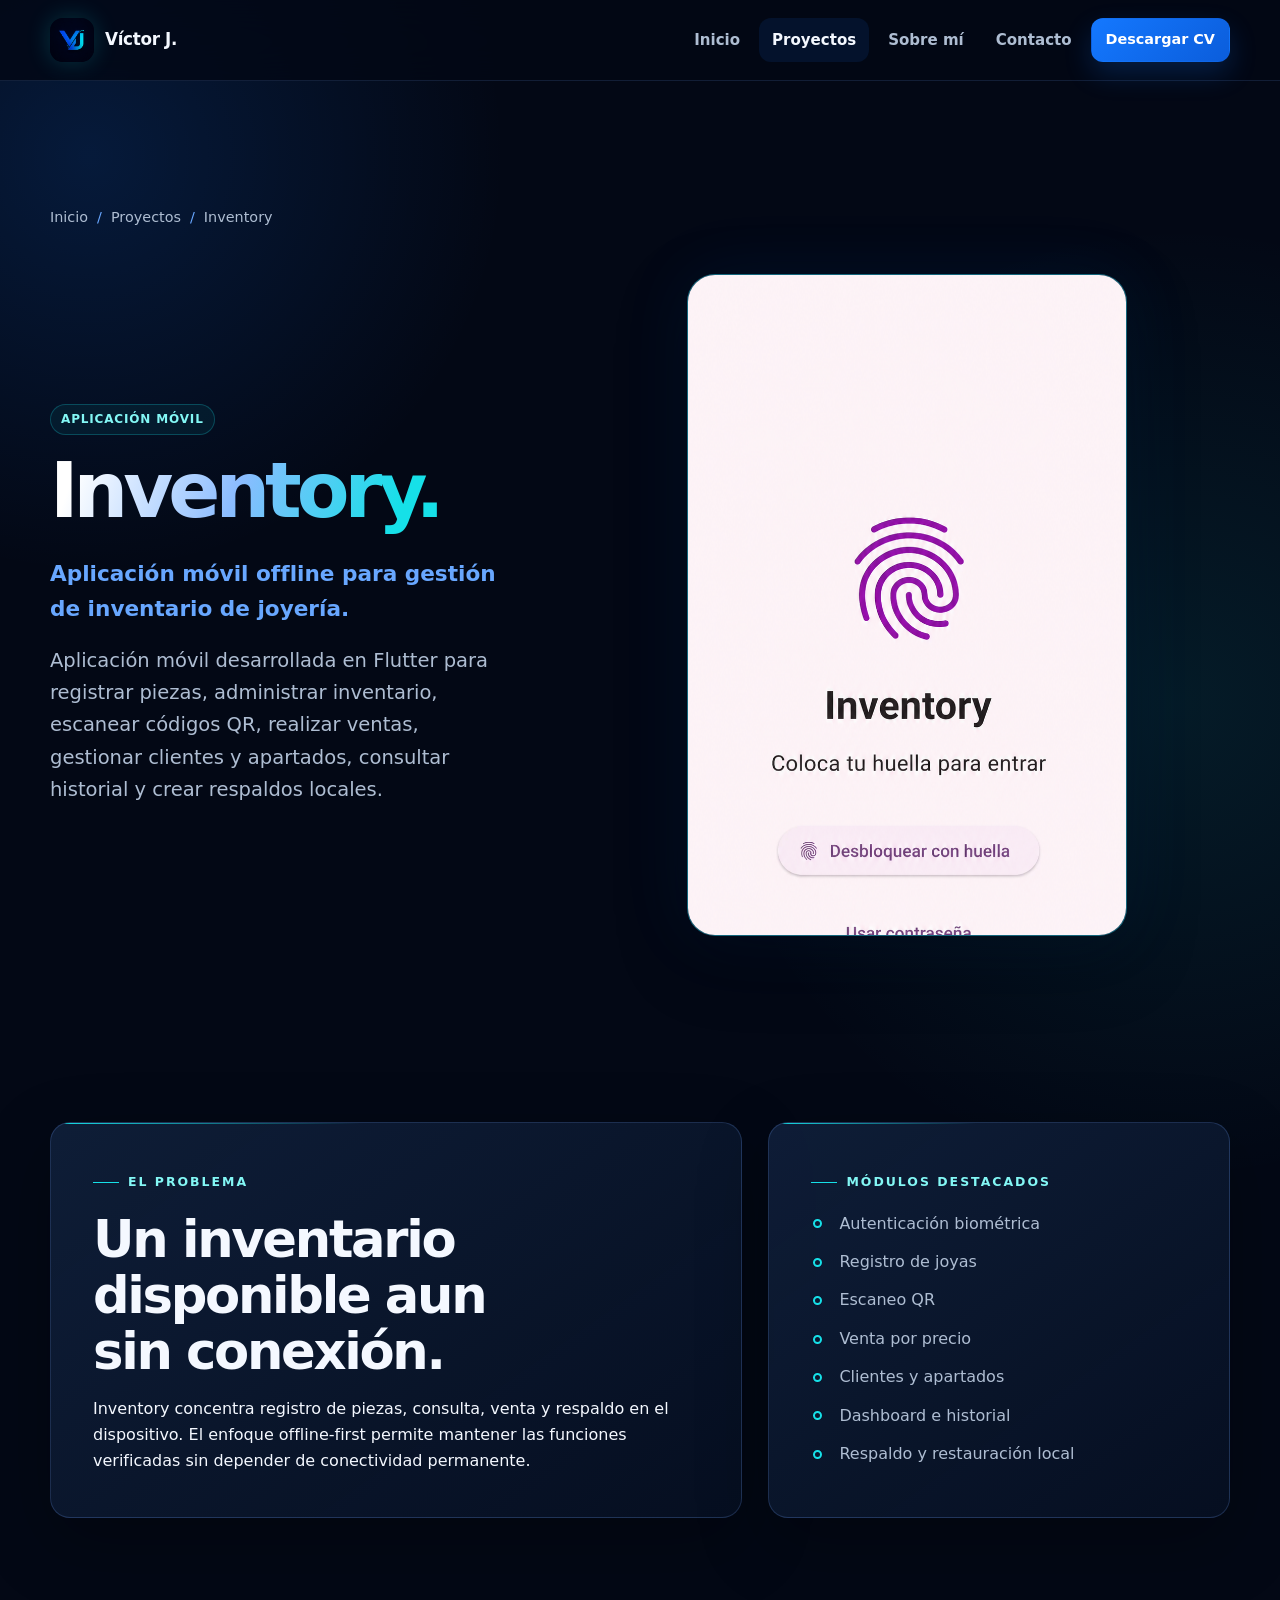
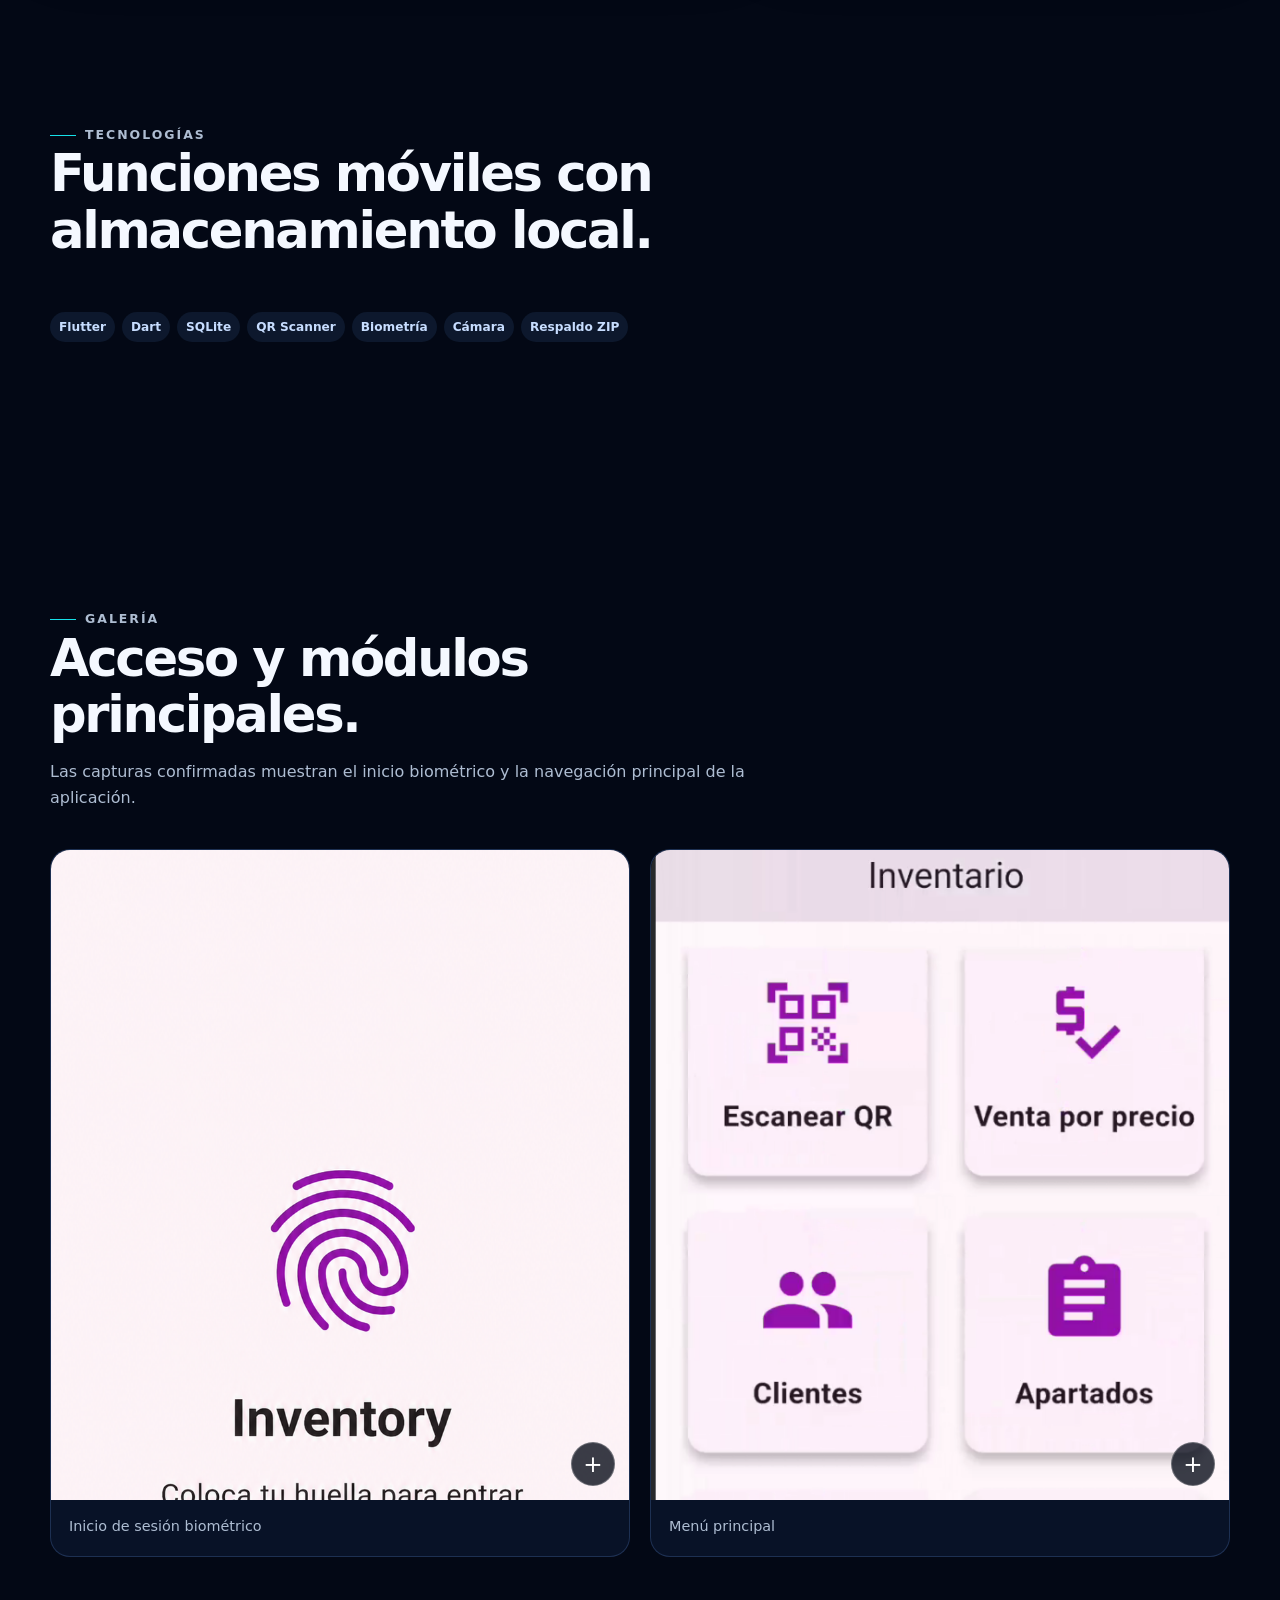
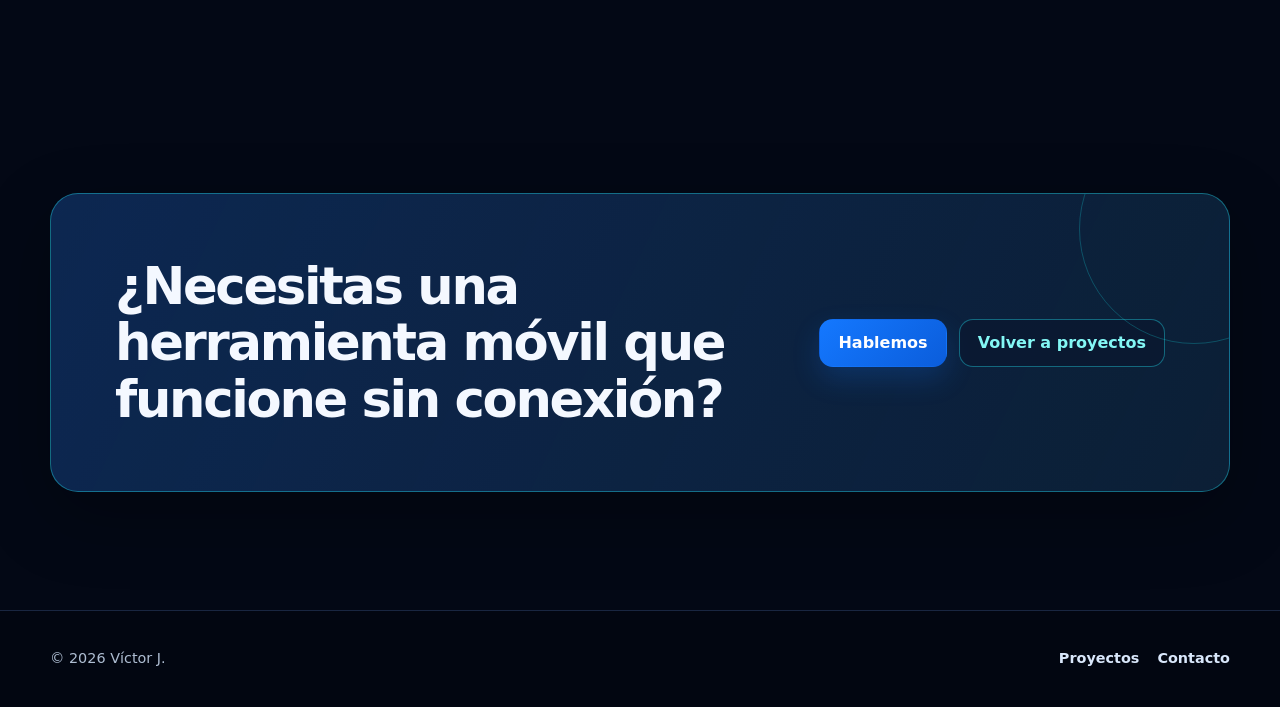
<file: proyectos/inventory.html>
<!doctype html>
<html lang="es">
<head>
  <meta charset="utf-8"><meta name="viewport" content="width=device-width, initial-scale=1, viewport-fit=cover">
  <title>Inventory | Caso de estudio de Víctor J.</title><meta name="description" content="Caso de estudio de Inventory, aplicación móvil offline en Flutter para gestión de inventario de joyería.">
  <meta property="og:title" content="Inventory | Víctor J."><meta property="og:description" content="Aplicación móvil offline con QR, biometría, SQLite y respaldo local."><meta property="og:type" content="article"><meta property="og:image" content="../assets/projects/inventory/inicio-biometrico.png"><meta property="og:locale" content="es_MX">
  <link rel="icon" type="image/png" href="../assets/brand/logo-vj.png"><link rel="stylesheet" href="../assets/css/styles.css"><script src="../assets/js/site.js" defer></script>
</head>
<body>
  <a class="skip-link" href="#contenido">Saltar al contenido</a>
  <header class="site-header"><div class="container nav-shell"><a class="brand" href="../index.html" aria-label="Víctor J., inicio"><img src="../assets/brand/logo-vj.png" alt="" width="1254" height="1254"><span>Víctor J.</span></a><button class="menu-toggle" type="button" aria-label="Abrir menú" aria-controls="site-nav" aria-expanded="false" data-menu-toggle><span class="menu-icon" aria-hidden="true"></span></button><nav class="site-nav" id="site-nav" aria-label="Navegación principal" data-site-nav><a class="nav-link" href="../index.html">Inicio</a><a class="nav-link" href="../proyectos.html" aria-current="page">Proyectos</a><a class="nav-link" href="../sobre-mi.html">Sobre mí</a><a class="nav-link" href="../contacto.html">Contacto</a><a class="button button-small" href="../assets/documents/CV-Victor-Jimenez.pdf" download>Descargar CV</a></nav></div></header>
  <main id="contenido">
    <header class="page-hero"><div class="container"><ol class="breadcrumbs" aria-label="Migas de navegación"><li><a href="../index.html">Inicio</a></li><li><a href="../proyectos.html">Proyectos</a></li><li aria-current="page">Inventory</li></ol><div class="project-hero-grid"><div><span class="category">Aplicación móvil</span><h1><span class="gradient-text">Inventory.</span></h1><p class="project-subtitle">Aplicación móvil offline para gestión de inventario de joyería.</p><p class="lead">Aplicación móvil desarrollada en Flutter para registrar piezas, administrar inventario, escanear códigos QR, realizar ventas, gestionar clientes y apartados, consultar historial y crear respaldos locales.</p></div><figure class="project-cover mobile-cover"><img src="../assets/projects/inventory/inicio-biometrico.png" alt="Inicio de sesión biométrico de Inventory" width="868" height="1813" fetchpriority="high"></figure></div></div></header>
    <section class="section-tight"><div class="container study-grid"><article class="card study-card"><p class="eyebrow">El problema</p><h2>Un inventario disponible aun sin conexión.</h2><p>Inventory concentra registro de piezas, consulta, venta y respaldo en el dispositivo. El enfoque offline-first permite mantener las funciones verificadas sin depender de conectividad permanente.</p></article><article class="card study-card"><p class="eyebrow">Módulos destacados</p><ul class="check-list"><li>Autenticación biométrica</li><li>Registro de joyas</li><li>Escaneo QR</li><li>Venta por precio</li><li>Clientes y apartados</li><li>Dashboard e historial</li><li>Respaldo y restauración local</li></ul></article></div></section>
    <section class="section" aria-labelledby="inventory-tech"><div class="container"><div class="section-head"><div><p class="eyebrow">Tecnologías</p><h2 id="inventory-tech">Funciones móviles con almacenamiento local.</h2></div></div><ul class="tags" aria-label="Tecnologías de Inventory"><li>Flutter</li><li>Dart</li><li>SQLite</li><li>QR Scanner</li><li>Biometría</li><li>Cámara</li><li>Respaldo ZIP</li></ul></div></section>
    <section class="section" aria-labelledby="inventory-gallery"><div class="container"><div class="section-head"><div><p class="eyebrow">Galería</p><h2 id="inventory-gallery">Acceso y módulos principales.</h2><p>Las capturas confirmadas muestran el inicio biométrico y la navegación principal de la aplicación.</p></div></div><div class="gallery gallery-mobile">
      <figure class="gallery-item"><button class="gallery-button" type="button" data-gallery-item data-full="../assets/projects/inventory/inicio-biometrico.png" data-caption="Pantalla de acceso con autenticación biométrica."><img src="../assets/projects/inventory/inicio-biometrico.png" alt="Pantalla de Inventory para desbloquear con huella" width="868" height="1813" loading="lazy"></button><figcaption>Inicio de sesión biométrico</figcaption></figure>
      <figure class="gallery-item"><button class="gallery-button" type="button" data-gallery-item data-full="../assets/projects/inventory/menu-principal.png" data-caption="Menú principal con acceso a inventario, ventas, clientes, apartados, historial y configuración."><img src="../assets/projects/inventory/menu-principal.png" alt="Menú principal de Inventory con módulos de gestión" width="625" height="1270" loading="lazy"></button><figcaption>Menú principal</figcaption></figure>
    </div></div></section>
    <section class="section"><div class="container cta-panel"><h2>¿Necesitas una herramienta móvil que funcione sin conexión?</h2><div class="button-row"><a class="button" href="../contacto.html">Hablemos</a><a class="button button-secondary" href="../proyectos.html">Volver a proyectos</a></div></div></section>
  </main>
  <footer class="site-footer"><div class="container footer-grid"><p class="footer-copy">© <span data-current-year>2026</span> Víctor J.</p><nav class="footer-links" aria-label="Enlaces de pie de página"><a href="../proyectos.html">Proyectos</a><a href="../contacto.html">Contacto</a></nav></div></footer>
  <div class="lightbox" role="dialog" aria-modal="true" aria-label="Visor de imágenes" hidden data-lightbox><button class="lightbox-close" type="button" aria-label="Cerrar imagen" data-lightbox-close>×</button><button class="lightbox-nav" type="button" aria-label="Imagen anterior" data-lightbox-prev>‹</button><figure class="lightbox-figure"><img class="lightbox-image" alt="" width="868" height="1813" data-lightbox-image><figcaption class="lightbox-caption" data-lightbox-caption></figcaption></figure><button class="lightbox-nav" type="button" aria-label="Imagen siguiente" data-lightbox-next>›</button></div>
</body></html>
</file>
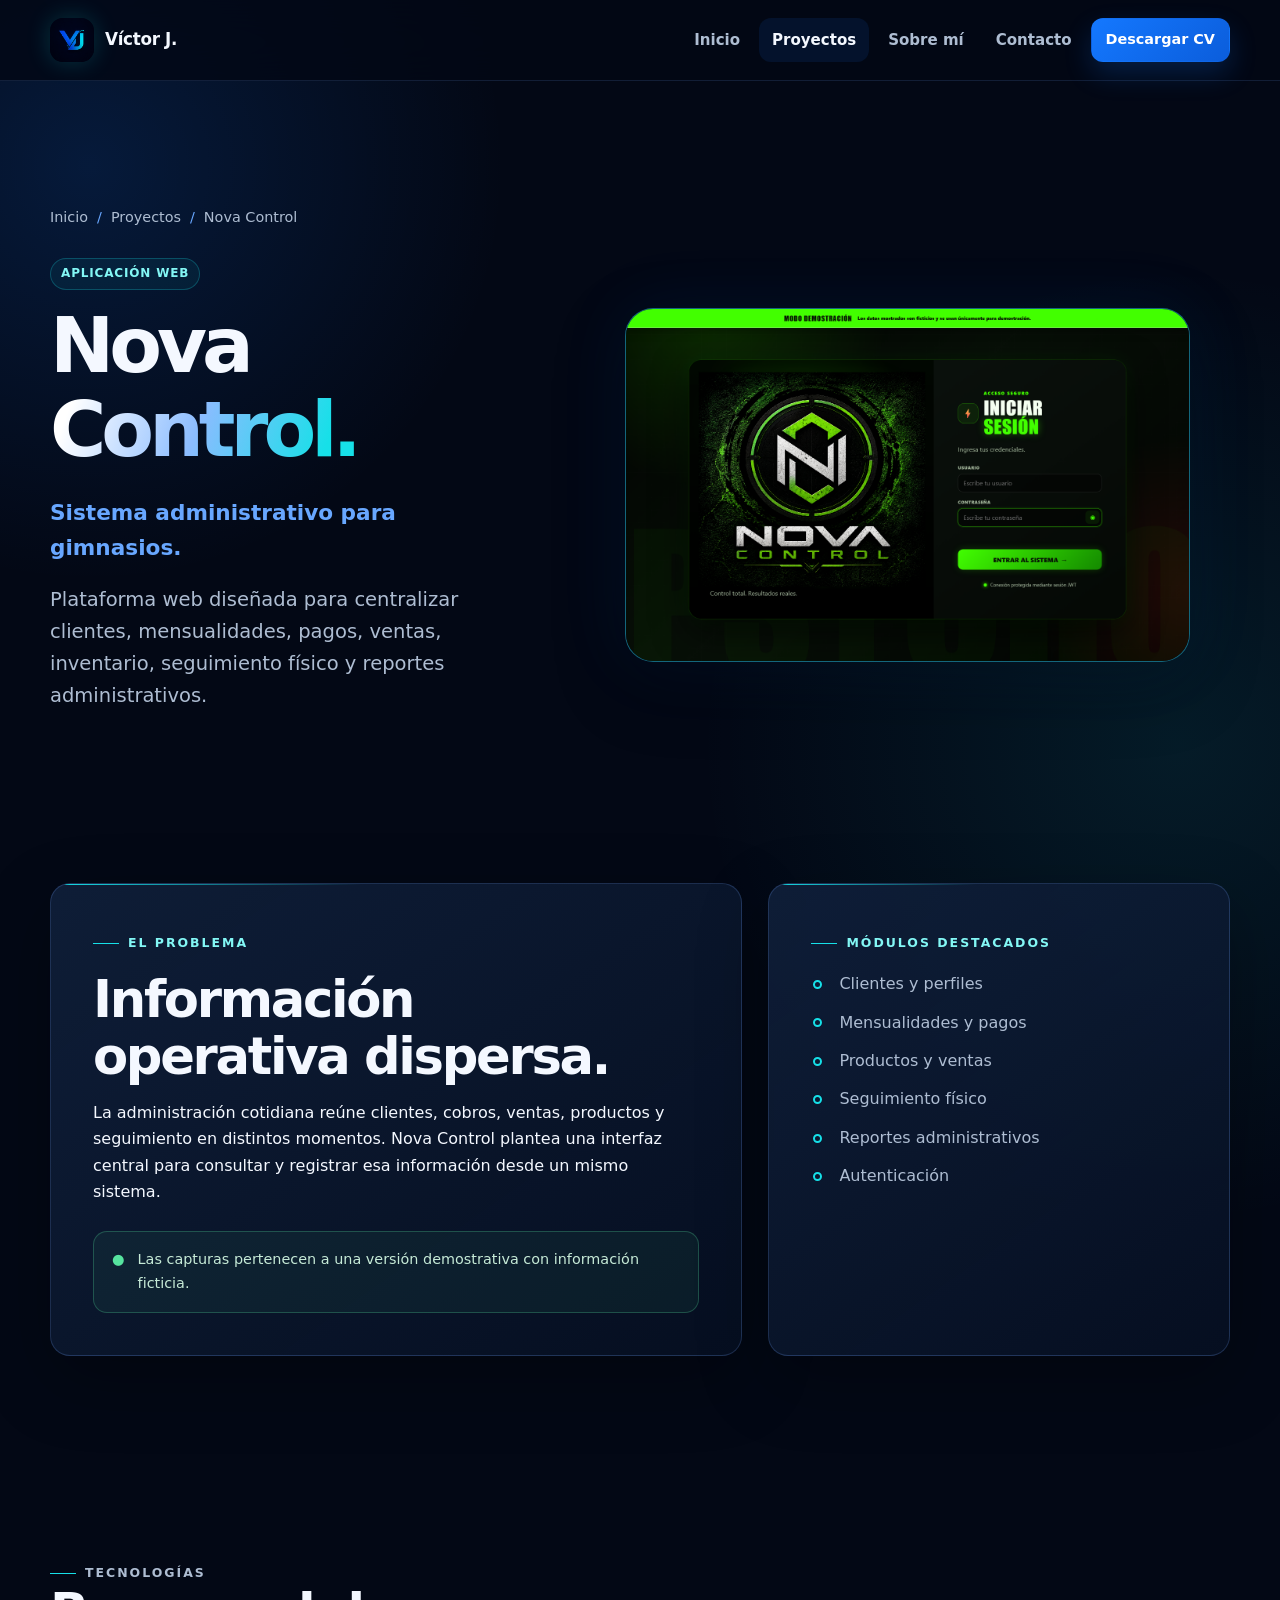
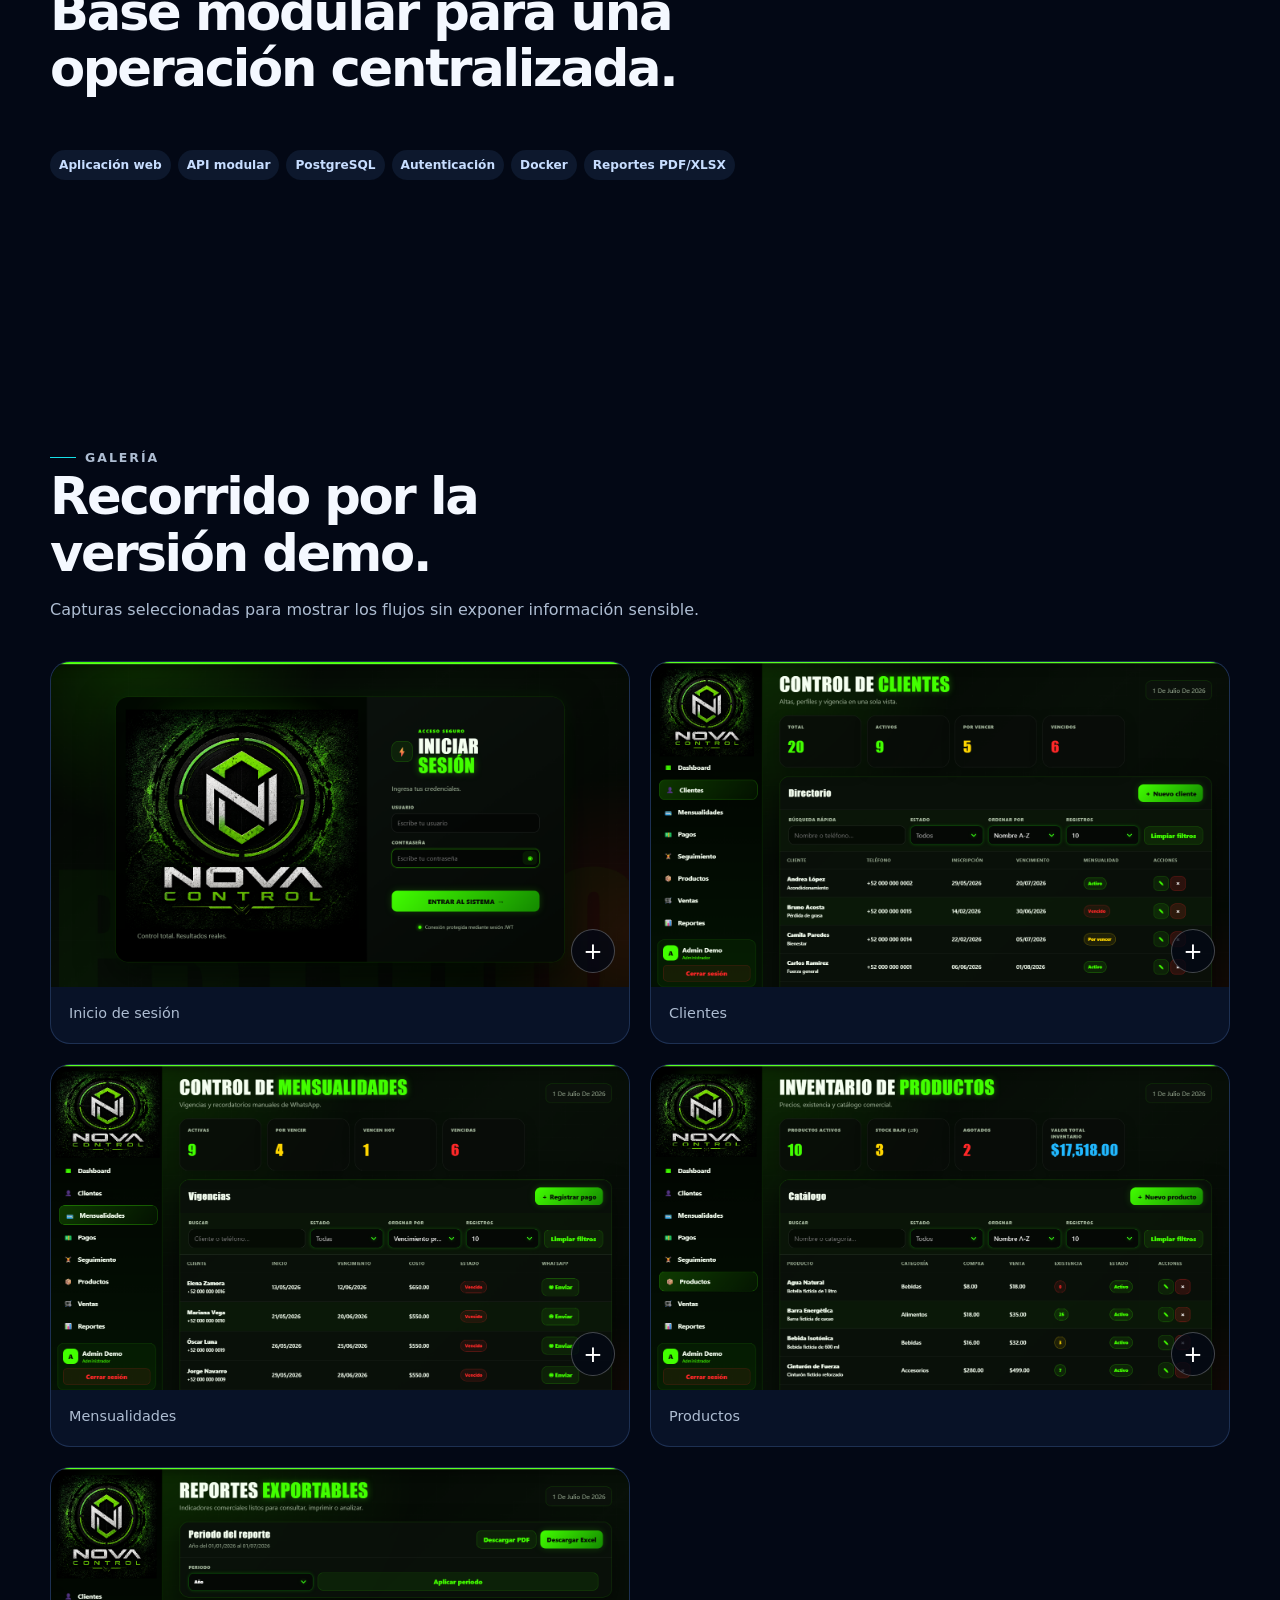
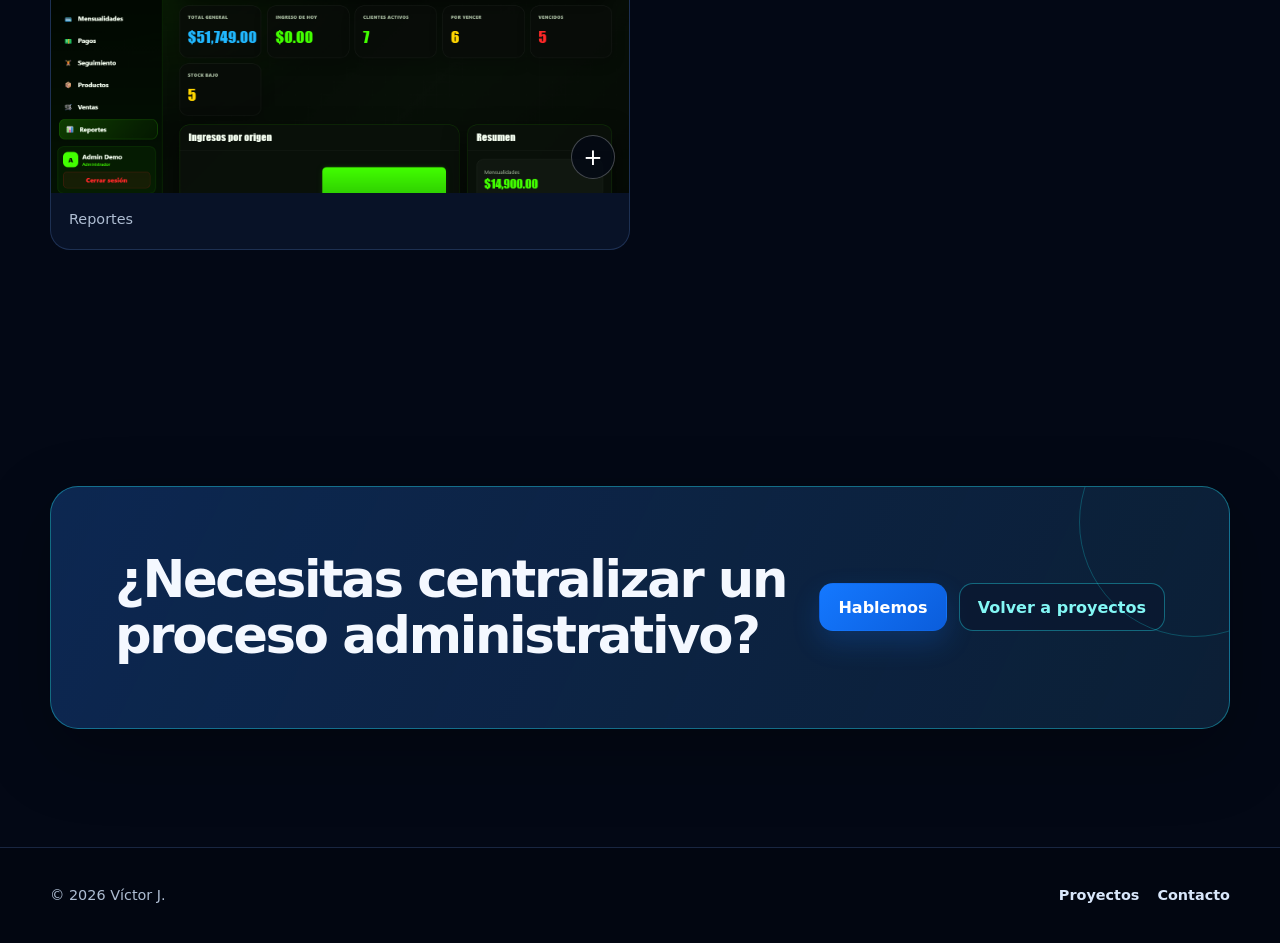
<file: proyectos/nova-control.html>
<!doctype html>
<html lang="es">
<head>
  <meta charset="utf-8"><meta name="viewport" content="width=device-width, initial-scale=1, viewport-fit=cover">
  <title>Nova Control | Caso de estudio de Víctor J.</title><meta name="description" content="Caso de estudio de Nova Control, sistema administrativo demostrativo para gimnasios desarrollado por Víctor J.">
  <meta property="og:title" content="Nova Control | Víctor J."><meta property="og:description" content="Sistema administrativo para clientes, pagos, inventario y reportes."><meta property="og:type" content="article"><meta property="og:image" content="../assets/projects/nova-control/inicio-sesion-demo.png"><meta property="og:locale" content="es_MX">
  <link rel="icon" type="image/png" href="../assets/brand/logo-vj.png"><link rel="stylesheet" href="../assets/css/styles.css"><script src="../assets/js/site.js" defer></script>
</head>
<body>
  <a class="skip-link" href="#contenido">Saltar al contenido</a>
  <header class="site-header"><div class="container nav-shell"><a class="brand" href="../index.html" aria-label="Víctor J., inicio"><img src="../assets/brand/logo-vj.png" alt="" width="1254" height="1254"><span>Víctor J.</span></a><button class="menu-toggle" type="button" aria-label="Abrir menú" aria-controls="site-nav" aria-expanded="false" data-menu-toggle><span class="menu-icon" aria-hidden="true"></span></button><nav class="site-nav" id="site-nav" aria-label="Navegación principal" data-site-nav><a class="nav-link" href="../index.html">Inicio</a><a class="nav-link" href="../proyectos.html" aria-current="page">Proyectos</a><a class="nav-link" href="../sobre-mi.html">Sobre mí</a><a class="nav-link" href="../contacto.html">Contacto</a><a class="button button-small" href="../assets/documents/CV-Victor-Jimenez.pdf" download>Descargar CV</a></nav></div></header>
  <main id="contenido">
    <header class="page-hero"><div class="container"><ol class="breadcrumbs" aria-label="Migas de navegación"><li><a href="../index.html">Inicio</a></li><li><a href="../proyectos.html">Proyectos</a></li><li aria-current="page">Nova Control</li></ol><div class="project-hero-grid"><div><span class="category">Aplicación web</span><h1>Nova <span class="gradient-text">Control.</span></h1><p class="project-subtitle">Sistema administrativo para gimnasios.</p><p class="lead">Plataforma web diseñada para centralizar clientes, mensualidades, pagos, ventas, inventario, seguimiento físico y reportes administrativos.</p></div><figure class="project-cover"><img src="../assets/projects/nova-control/inicio-sesion-demo.png" alt="Pantalla demostrativa de inicio de sesión de Nova Control" width="1440" height="898" fetchpriority="high"></figure></div></div></header>
    <section class="section-tight"><div class="container study-grid"><article class="card study-card"><p class="eyebrow">El problema</p><h2>Información operativa dispersa.</h2><p>La administración cotidiana reúne clientes, cobros, ventas, productos y seguimiento en distintos momentos. Nova Control plantea una interfaz central para consultar y registrar esa información desde un mismo sistema.</p><div class="privacy-note">Las capturas pertenecen a una versión demostrativa con información ficticia.</div></article><article class="card study-card"><p class="eyebrow">Módulos destacados</p><ul class="check-list"><li>Clientes y perfiles</li><li>Mensualidades y pagos</li><li>Productos y ventas</li><li>Seguimiento físico</li><li>Reportes administrativos</li><li>Autenticación</li></ul></article></div></section>
    <section class="section" aria-labelledby="nova-tech"><div class="container"><div class="section-head"><div><p class="eyebrow">Tecnologías</p><h2 id="nova-tech">Base modular para una operación centralizada.</h2></div></div><ul class="tags" aria-label="Tecnologías de Nova Control"><li>Aplicación web</li><li>API modular</li><li>PostgreSQL</li><li>Autenticación</li><li>Docker</li><li>Reportes PDF/XLSX</li></ul></div></section>
    <section class="section" aria-labelledby="nova-gallery"><div class="container"><div class="section-head"><div><p class="eyebrow">Galería</p><h2 id="nova-gallery">Recorrido por la versión demo.</h2><p>Capturas seleccionadas para mostrar los flujos sin exponer información sensible.</p></div></div><div class="gallery">
      <figure class="gallery-item"><button class="gallery-button" type="button" data-gallery-item data-full="../assets/projects/nova-control/inicio-sesion-demo.png" data-caption="Inicio de sesión de la versión demostrativa."><img src="../assets/projects/nova-control/inicio-sesion-demo.png" alt="Inicio de sesión de Nova Control con aviso de modo demostración" width="1440" height="898" loading="lazy"></button><figcaption>Inicio de sesión</figcaption></figure>
      <figure class="gallery-item"><button class="gallery-button" type="button" data-gallery-item data-full="../assets/projects/nova-control/clientes-demo.png" data-caption="Directorio de clientes con filtros y estados ficticios."><img src="../assets/projects/nova-control/clientes-demo.png" alt="Directorio demostrativo de clientes con filtros y estados" width="1440" height="900" loading="lazy"></button><figcaption>Clientes</figcaption></figure>
      <figure class="gallery-item"><button class="gallery-button" type="button" data-gallery-item data-full="../assets/projects/nova-control/mensualidades-demo.png" data-caption="Consulta demostrativa de vigencias y mensualidades."><img src="../assets/projects/nova-control/mensualidades-demo.png" alt="Pantalla demostrativa de control de mensualidades" width="1440" height="899" loading="lazy"></button><figcaption>Mensualidades</figcaption></figure>
      <figure class="gallery-item"><button class="gallery-button" type="button" data-gallery-item data-full="../assets/projects/nova-control/productos-demo.png" data-caption="Catálogo demostrativo de productos y existencias."><img src="../assets/projects/nova-control/productos-demo.png" alt="Inventario demostrativo de productos con existencias" width="1440" height="899" loading="lazy"></button><figcaption>Productos</figcaption></figure>
      <figure class="gallery-item"><button class="gallery-button" type="button" data-gallery-item data-full="../assets/projects/nova-control/reportes-demo.png" data-caption="Vista de reportes administrativos de la demostración."><img src="../assets/projects/nova-control/reportes-demo.png" alt="Panel demostrativo de reportes exportables" width="1440" height="898" loading="lazy"></button><figcaption>Reportes</figcaption></figure>
    </div></div></section>
    <section class="section"><div class="container cta-panel"><h2>¿Necesitas centralizar un proceso administrativo?</h2><div class="button-row"><a class="button" href="../contacto.html">Hablemos</a><a class="button button-secondary" href="../proyectos.html">Volver a proyectos</a></div></div></section>
  </main>
  <footer class="site-footer"><div class="container footer-grid"><p class="footer-copy">© <span data-current-year>2026</span> Víctor J.</p><nav class="footer-links" aria-label="Enlaces de pie de página"><a href="../proyectos.html">Proyectos</a><a href="../contacto.html">Contacto</a></nav></div></footer>
  <div class="lightbox" role="dialog" aria-modal="true" aria-label="Visor de imágenes" hidden data-lightbox><button class="lightbox-close" type="button" aria-label="Cerrar imagen" data-lightbox-close>×</button><button class="lightbox-nav" type="button" aria-label="Imagen anterior" data-lightbox-prev>‹</button><figure class="lightbox-figure"><img class="lightbox-image" alt="" width="1600" height="900" data-lightbox-image><figcaption class="lightbox-caption" data-lightbox-caption></figcaption></figure><button class="lightbox-nav" type="button" aria-label="Imagen siguiente" data-lightbox-next>›</button></div>
</body></html>
</file>
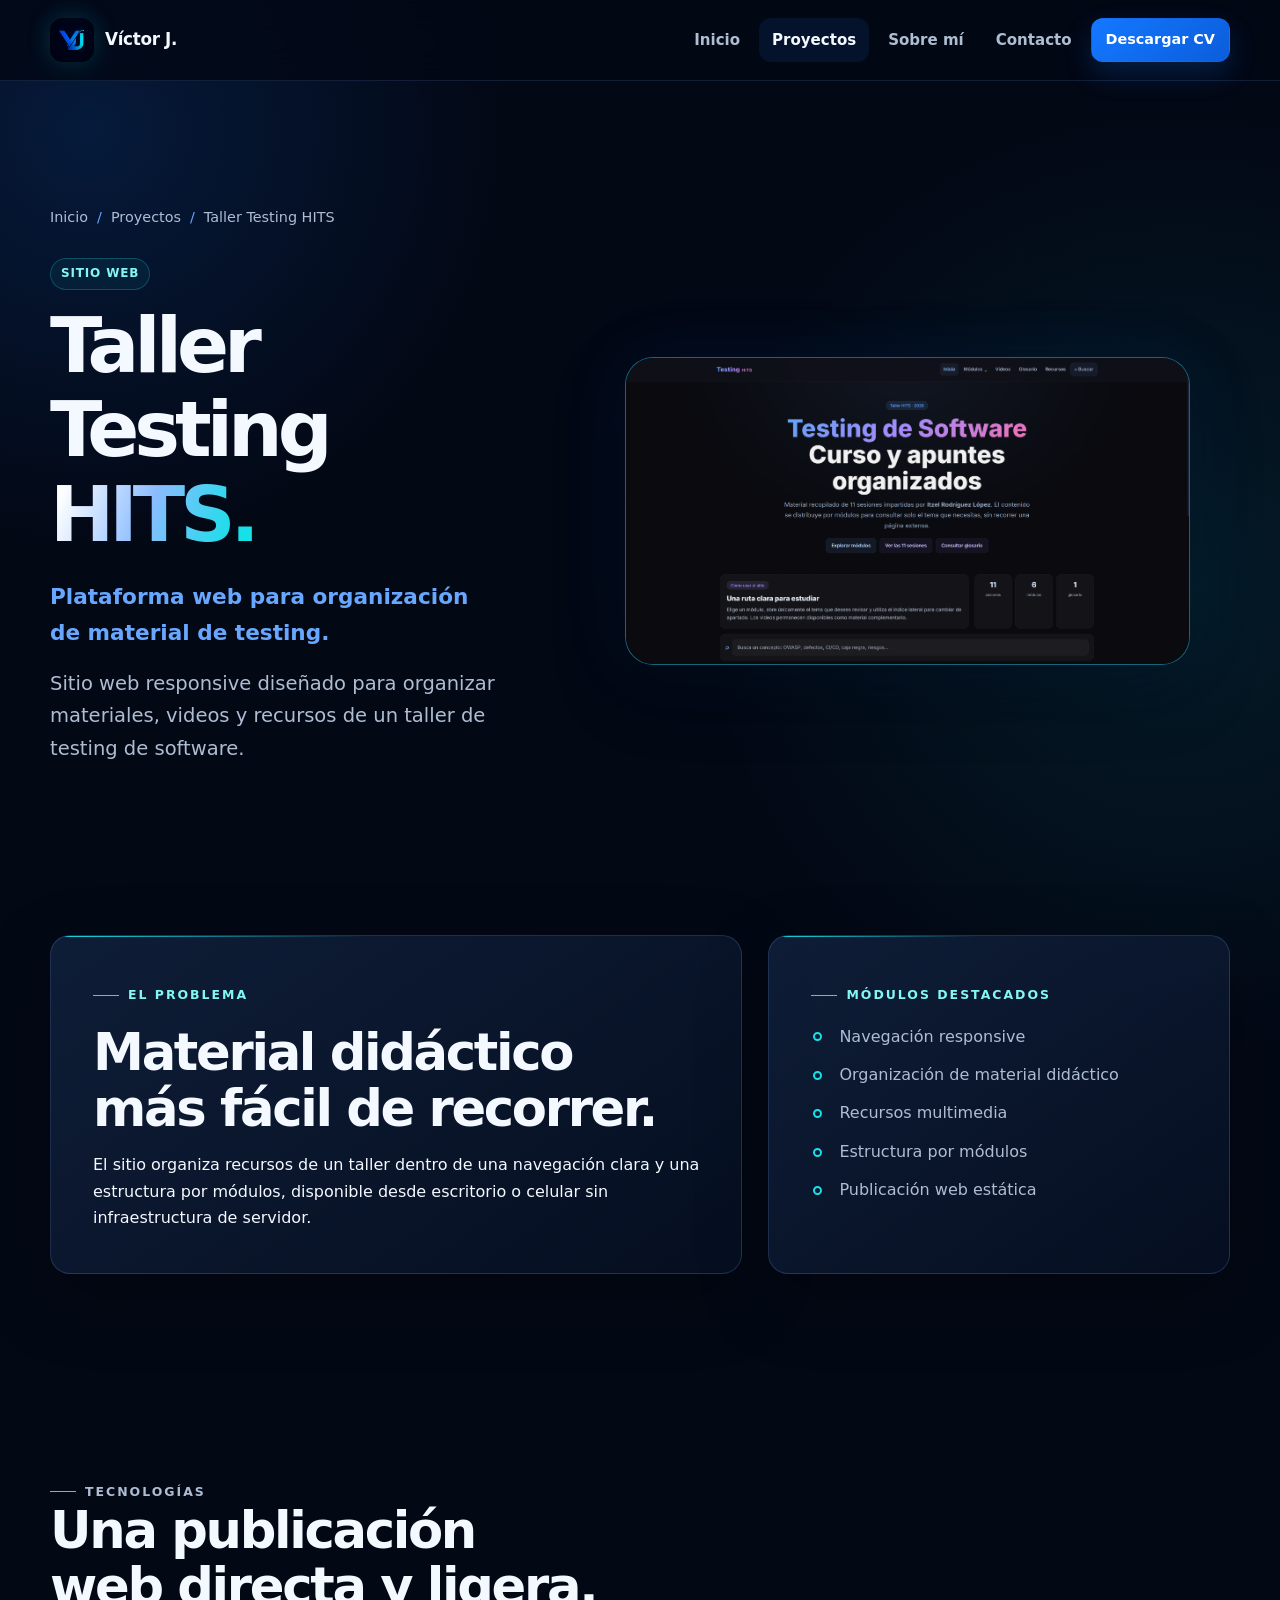
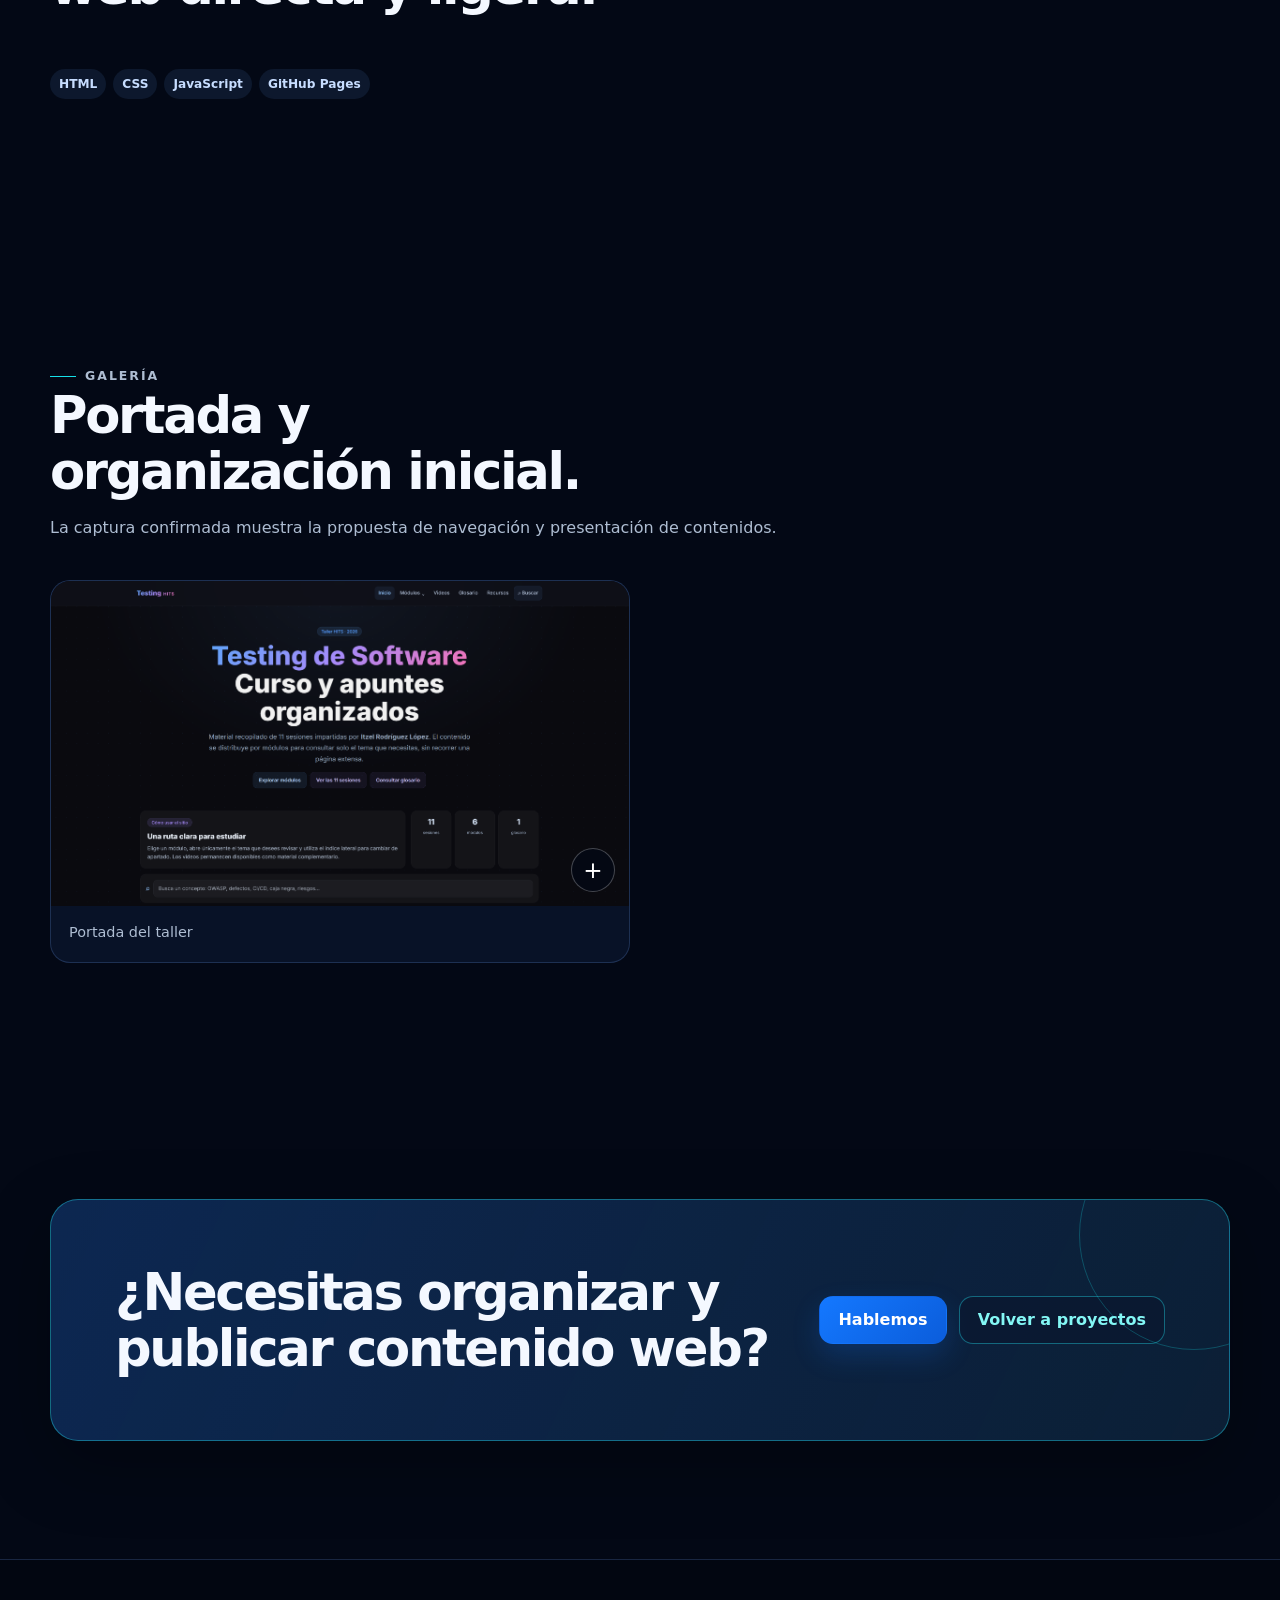
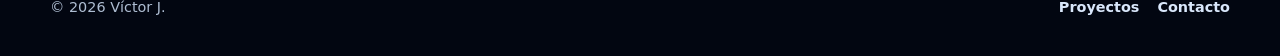
<file: proyectos/testing-hits.html>
<!doctype html>
<html lang="es">
<head>
  <meta charset="utf-8"><meta name="viewport" content="width=device-width, initial-scale=1, viewport-fit=cover">
  <title>Taller Testing HITS | Caso de estudio de Víctor J.</title><meta name="description" content="Caso de estudio de Taller Testing HITS, plataforma web responsive para organizar material de testing de software.">
  <meta property="og:title" content="Taller Testing HITS | Víctor J."><meta property="og:description" content="Plataforma web para materiales, videos y recursos de testing."><meta property="og:type" content="article"><meta property="og:image" content="../assets/projects/testing-hits/portada-testing-hits.png"><meta property="og:locale" content="es_MX">
  <link rel="icon" type="image/png" href="../assets/brand/logo-vj.png"><link rel="stylesheet" href="../assets/css/styles.css"><script src="../assets/js/site.js" defer></script>
</head>
<body>
  <a class="skip-link" href="#contenido">Saltar al contenido</a>
  <header class="site-header"><div class="container nav-shell"><a class="brand" href="../index.html" aria-label="Víctor J., inicio"><img src="../assets/brand/logo-vj.png" alt="" width="1254" height="1254"><span>Víctor J.</span></a><button class="menu-toggle" type="button" aria-label="Abrir menú" aria-controls="site-nav" aria-expanded="false" data-menu-toggle><span class="menu-icon" aria-hidden="true"></span></button><nav class="site-nav" id="site-nav" aria-label="Navegación principal" data-site-nav><a class="nav-link" href="../index.html">Inicio</a><a class="nav-link" href="../proyectos.html" aria-current="page">Proyectos</a><a class="nav-link" href="../sobre-mi.html">Sobre mí</a><a class="nav-link" href="../contacto.html">Contacto</a><a class="button button-small" href="../assets/documents/CV-Victor-Jimenez.pdf" download>Descargar CV</a></nav></div></header>
  <main id="contenido">
    <header class="page-hero"><div class="container"><ol class="breadcrumbs" aria-label="Migas de navegación"><li><a href="../index.html">Inicio</a></li><li><a href="../proyectos.html">Proyectos</a></li><li aria-current="page">Taller Testing HITS</li></ol><div class="project-hero-grid"><div><span class="category">Sitio web</span><h1>Taller Testing <span class="gradient-text">HITS.</span></h1><p class="project-subtitle">Plataforma web para organización de material de testing.</p><p class="lead">Sitio web responsive diseñado para organizar materiales, videos y recursos de un taller de testing de software.</p></div><figure class="project-cover"><img src="../assets/projects/testing-hits/portada-testing-hits.png" alt="Portada del sitio Taller Testing HITS" width="2557" height="1387" fetchpriority="high"></figure></div></div></header>
    <section class="section-tight"><div class="container study-grid"><article class="card study-card"><p class="eyebrow">El problema</p><h2>Material didáctico más fácil de recorrer.</h2><p>El sitio organiza recursos de un taller dentro de una navegación clara y una estructura por módulos, disponible desde escritorio o celular sin infraestructura de servidor.</p></article><article class="card study-card"><p class="eyebrow">Módulos destacados</p><ul class="check-list"><li>Navegación responsive</li><li>Organización de material didáctico</li><li>Recursos multimedia</li><li>Estructura por módulos</li><li>Publicación web estática</li></ul></article></div></section>
    <section class="section" aria-labelledby="testing-tech"><div class="container"><div class="section-head"><div><p class="eyebrow">Tecnologías</p><h2 id="testing-tech">Una publicación web directa y ligera.</h2></div></div><ul class="tags" aria-label="Tecnologías de Taller Testing HITS"><li>HTML</li><li>CSS</li><li>JavaScript</li><li>GitHub Pages</li></ul></div></section>
    <section class="section" aria-labelledby="testing-gallery"><div class="container"><div class="section-head"><div><p class="eyebrow">Galería</p><h2 id="testing-gallery">Portada y organización inicial.</h2><p>La captura confirmada muestra la propuesta de navegación y presentación de contenidos.</p></div></div><div class="gallery"><figure class="gallery-item"><button class="gallery-button" type="button" data-gallery-item data-full="../assets/projects/testing-hits/portada-testing-hits.png" data-caption="Portada responsive con navegación, módulos, videos, glosario y recursos."><img src="../assets/projects/testing-hits/portada-testing-hits.png" alt="Portada de Taller Testing HITS con navegación y módulos" width="2557" height="1387" loading="lazy"></button><figcaption>Portada del taller</figcaption></figure></div></div></section>
    <section class="section"><div class="container cta-panel"><h2>¿Necesitas organizar y publicar contenido web?</h2><div class="button-row"><a class="button" href="../contacto.html">Hablemos</a><a class="button button-secondary" href="../proyectos.html">Volver a proyectos</a></div></div></section>
  </main>
  <footer class="site-footer"><div class="container footer-grid"><p class="footer-copy">© <span data-current-year>2026</span> Víctor J.</p><nav class="footer-links" aria-label="Enlaces de pie de página"><a href="../proyectos.html">Proyectos</a><a href="../contacto.html">Contacto</a></nav></div></footer>
  <div class="lightbox" role="dialog" aria-modal="true" aria-label="Visor de imágenes" hidden data-lightbox><button class="lightbox-close" type="button" aria-label="Cerrar imagen" data-lightbox-close>×</button><button class="lightbox-nav" type="button" aria-label="Imagen anterior" data-lightbox-prev>‹</button><figure class="lightbox-figure"><img class="lightbox-image" alt="" width="2557" height="1387" data-lightbox-image><figcaption class="lightbox-caption" data-lightbox-caption></figcaption></figure><button class="lightbox-nav" type="button" aria-label="Imagen siguiente" data-lightbox-next>›</button></div>
</body></html>
</file>
<file: assets/css/styles.css>
:root {
  color-scheme: dark;
  --bg: #030815;
  --bg-soft: #071124;
  --surface: rgba(11, 23, 46, 0.78);
  --surface-solid: #0b172e;
  --surface-light: #10203c;
  --line: rgba(115, 167, 255, 0.2);
  --line-strong: rgba(32, 213, 230, 0.42);
  --text: #f4f8ff;
  --muted: #aebdd2;
  --blue: #1478ff;
  --blue-light: #68a7ff;
  --cyan: #16e0e8;
  --cyan-soft: #83f7f5;
  --success: #56e39f;
  --shadow: 0 24px 70px rgba(0, 0, 0, 0.28);
  --radius-lg: 28px;
  --radius-md: 20px;
  --radius-sm: 14px;
  --container: min(1180px, calc(100% - 40px));
  --header-height: 80px;
}

*,
*::before,
*::after {
  box-sizing: border-box;
}

html {
  scroll-behavior: smooth;
  scrollbar-color: var(--blue) var(--bg);
}

body {
  margin: 0;
  min-width: 320px;
  overflow-x: clip;
  background:
    radial-gradient(circle at 7% 4%, rgba(20, 120, 255, 0.16), transparent 26rem),
    radial-gradient(circle at 92% 18%, rgba(22, 224, 232, 0.09), transparent 30rem),
    var(--bg);
  color: var(--text);
  font-family: Inter, ui-sans-serif, system-ui, -apple-system, BlinkMacSystemFont, "Segoe UI", sans-serif;
  font-size: 16px;
  line-height: 1.65;
  text-rendering: optimizeLegibility;
}

body.menu-open,
body.modal-open {
  overflow: hidden;
}

img,
svg {
  display: block;
  height: auto;
  max-width: 100%;
}

a {
  color: inherit;
  text-decoration: none;
}

button,
a {
  -webkit-tap-highlight-color: transparent;
}

button,
input {
  font: inherit;
}

:focus-visible {
  outline: 3px solid var(--cyan);
  outline-offset: 4px;
}

.skip-link {
  position: fixed;
  top: 10px;
  left: 10px;
  z-index: 9999;
  transform: translateY(-150%);
  border-radius: 10px;
  background: var(--text);
  color: var(--bg);
  padding: 11px 16px;
  font-weight: 800;
  transition: transform 160ms ease;
}

.skip-link:focus {
  transform: translateY(0);
}

.container {
  width: var(--container);
  margin-inline: auto;
}

.site-header {
  position: sticky;
  top: 0;
  z-index: 1000;
  padding-top: env(safe-area-inset-top);
  border-bottom: 1px solid rgba(115, 167, 255, 0.14);
  background: rgba(3, 8, 21, 0.82);
  backdrop-filter: blur(18px);
}

.nav-shell {
  min-height: var(--header-height);
  display: flex;
  align-items: center;
  justify-content: space-between;
  gap: 28px;
}

.brand {
  display: inline-flex;
  align-items: center;
  gap: 11px;
  flex: 0 0 auto;
  font-weight: 850;
  letter-spacing: -0.02em;
}

.brand img {
  width: 44px;
  height: 44px;
  border-radius: 13px;
  box-shadow: 0 0 24px rgba(22, 224, 232, 0.2);
}

.brand span {
  font-size: 1.05rem;
}

.site-nav {
  display: flex;
  align-items: center;
  gap: 6px;
}

.nav-link {
  display: inline-flex;
  min-height: 44px;
  align-items: center;
  border-radius: 12px;
  padding: 8px 13px;
  color: var(--muted);
  font-size: 0.94rem;
  font-weight: 700;
  transition: color 160ms ease, background 160ms ease;
}

.nav-link:hover,
.nav-link[aria-current="page"] {
  background: rgba(20, 120, 255, 0.1);
  color: var(--text);
}

.menu-toggle {
  display: none;
  width: 48px;
  height: 48px;
  align-items: center;
  justify-content: center;
  border: 1px solid var(--line);
  border-radius: 14px;
  background: var(--surface);
  color: var(--text);
  cursor: pointer;
}

.menu-icon,
.menu-icon::before,
.menu-icon::after {
  width: 22px;
  height: 2px;
  border-radius: 2px;
  background: currentColor;
  transition: transform 180ms ease, opacity 180ms ease;
}

.menu-icon {
  position: relative;
}

.menu-icon::before,
.menu-icon::after {
  position: absolute;
  left: 0;
  content: "";
}

.menu-icon::before { transform: translateY(-7px); }
.menu-icon::after { transform: translateY(7px); }
.menu-toggle[aria-expanded="true"] .menu-icon { background: transparent; }
.menu-toggle[aria-expanded="true"] .menu-icon::before { transform: rotate(45deg); }
.menu-toggle[aria-expanded="true"] .menu-icon::after { transform: rotate(-45deg); }

.button {
  display: inline-flex;
  min-height: 48px;
  align-items: center;
  justify-content: center;
  gap: 9px;
  border: 1px solid transparent;
  border-radius: 14px;
  padding: 11px 18px;
  background: linear-gradient(135deg, var(--blue), #0b5ddb);
  color: #fff;
  font-weight: 800;
  line-height: 1.2;
  cursor: pointer;
  box-shadow: 0 12px 28px rgba(20, 120, 255, 0.2);
  transition: transform 160ms ease, box-shadow 160ms ease, border-color 160ms ease;
}

.button:hover {
  transform: translateY(-2px);
  box-shadow: 0 16px 34px rgba(20, 120, 255, 0.28);
}

.button-secondary {
  border-color: var(--line-strong);
  background: rgba(11, 23, 46, 0.68);
  color: var(--cyan-soft);
  box-shadow: none;
}

.button-ghost {
  border-color: var(--line);
  background: transparent;
  color: var(--text);
  box-shadow: none;
}

.button-small {
  min-height: 44px;
  border-radius: 12px;
  padding: 9px 14px;
  font-size: 0.9rem;
}

.button-row {
  display: flex;
  flex-wrap: wrap;
  gap: 12px;
}

.eyebrow {
  display: inline-flex;
  align-items: center;
  gap: 9px;
  margin: 0 0 18px;
  color: var(--cyan-soft);
  font-size: 0.78rem;
  font-weight: 850;
  letter-spacing: 0.16em;
  text-transform: uppercase;
}

.eyebrow::before {
  width: 26px;
  height: 1px;
  background: var(--cyan);
  content: "";
}

h1,
h2,
h3,
p {
  margin-top: 0;
}

h1,
h2,
h3 {
  line-height: 1.1;
  text-wrap: balance;
}

h1 {
  margin-bottom: 22px;
  font-size: clamp(2.55rem, 7vw, 5.9rem);
  letter-spacing: -0.065em;
}

h2 {
  margin-bottom: 16px;
  font-size: clamp(2rem, 4vw, 3.6rem);
  letter-spacing: -0.045em;
}

h3 {
  margin-bottom: 12px;
  font-size: clamp(1.15rem, 2vw, 1.45rem);
  letter-spacing: -0.025em;
}

.gradient-text {
  background: linear-gradient(110deg, #fff 8%, #8bbcff 48%, var(--cyan) 88%);
  -webkit-background-clip: text;
  background-clip: text;
  color: transparent;
}

.lead {
  max-width: 760px;
  color: var(--muted);
  font-size: clamp(1.02rem, 2vw, 1.22rem);
}

.section {
  position: relative;
  padding-block: clamp(72px, 10vw, 118px);
}

.section-tight {
  padding-block: clamp(52px, 7vw, 82px);
}

.section-head {
  display: flex;
  align-items: end;
  justify-content: space-between;
  gap: 28px;
  margin-bottom: 38px;
}

.section-head > div {
  max-width: 770px;
}

.section-head p {
  margin-bottom: 0;
  color: var(--muted);
}

.hero {
  min-height: calc(100svh - var(--header-height));
  display: grid;
  align-items: center;
  padding-block: clamp(64px, 9vw, 110px);
}

.hero-grid {
  display: grid;
  grid-template-columns: minmax(0, 1.12fr) minmax(340px, 0.88fr);
  align-items: center;
  gap: clamp(44px, 8vw, 100px);
}

.hero-copy p:not(.eyebrow) {
  max-width: 720px;
  margin-bottom: 30px;
  color: var(--muted);
  font-size: clamp(1.04rem, 2vw, 1.24rem);
}

.tech-visual {
  position: relative;
  overflow: hidden;
  min-height: 500px;
  display: grid;
  place-items: center;
  isolation: isolate;
}

.tech-visual::before,
.tech-visual::after {
  position: absolute;
  z-index: -2;
  border-radius: 50%;
  content: "";
}

.tech-visual::before {
  inset: 8% 4%;
  border: 1px solid rgba(22, 224, 232, 0.2);
  box-shadow: inset 0 0 80px rgba(20, 120, 255, 0.11), 0 0 80px rgba(20, 120, 255, 0.1);
  animation: visual-pulse 5s ease-in-out infinite;
}

.tech-visual::after {
  inset: 20%;
  background: radial-gradient(circle, rgba(22, 224, 232, 0.22), rgba(20, 120, 255, 0.04) 50%, transparent 72%);
  filter: blur(14px);
}

.hero-logo {
  width: min(72%, 330px);
  aspect-ratio: 1;
  border-radius: 30%;
  box-shadow: 0 0 58px rgba(20, 120, 255, 0.22);
}

.orbit,
.circuit {
  position: absolute;
  pointer-events: none;
}

.orbit {
  inset: 15%;
  border: 1px dashed rgba(104, 167, 255, 0.32);
  border-radius: 50%;
  animation: orbit-spin 28s linear infinite;
}

.orbit::before,
.orbit::after,
.node {
  position: absolute;
  width: 9px;
  height: 9px;
  border-radius: 50%;
  background: var(--cyan);
  box-shadow: 0 0 16px var(--cyan);
  content: "";
}

.orbit::before { top: 4%; left: 24%; }
.orbit::after { right: 8%; bottom: 22%; }
.node-one { top: 12%; right: 19%; }
.node-two { bottom: 15%; left: 16%; }
.node-three { top: 56%; left: 3%; width: 6px; height: 6px; }

.circuit {
  width: 115px;
  height: 64px;
  border-top: 1px solid var(--blue-light);
  border-right: 1px solid var(--blue-light);
  opacity: 0.5;
}

.circuit-one { top: 10%; left: 1%; }
.circuit-two { right: 0; bottom: 10%; transform: rotate(180deg); }

.grid-4,
.grid-3,
.project-grid,
.skills-grid,
.contact-grid {
  display: grid;
  gap: 20px;
}

.grid-4 { grid-template-columns: repeat(4, minmax(0, 1fr)); }
.grid-3 { grid-template-columns: repeat(3, minmax(0, 1fr)); }
.project-grid { grid-template-columns: repeat(2, minmax(0, 1fr)); gap: 28px; }

.card {
  position: relative;
  overflow: hidden;
  border: 1px solid var(--line);
  border-radius: var(--radius-md);
  background: linear-gradient(145deg, rgba(16, 32, 60, 0.88), rgba(7, 17, 36, 0.78));
  box-shadow: var(--shadow);
}

.card::before {
  position: absolute;
  inset: 0 auto auto 0;
  width: 45%;
  height: 1px;
  background: linear-gradient(90deg, var(--cyan), transparent);
  content: "";
}

.service-card {
  min-height: 260px;
  padding: 28px;
}

.service-number {
  display: grid;
  width: 52px;
  height: 52px;
  place-items: center;
  margin-bottom: 46px;
  border: 1px solid rgba(22, 224, 232, 0.32);
  border-radius: 16px;
  background: rgba(22, 224, 232, 0.06);
  color: var(--cyan-soft);
  font-family: ui-monospace, SFMono-Regular, Menlo, Consolas, monospace;
  font-weight: 800;
}

.service-card p,
.principle-card p {
  margin-bottom: 0;
  color: var(--muted);
}

.project-card {
  display: flex;
  min-height: 100%;
  flex-direction: column;
}

.project-card-media {
  position: relative;
  overflow: hidden;
  aspect-ratio: 16 / 9;
  background: #061025;
}

.project-card-media img {
  width: 100%;
  height: 100%;
  object-fit: cover;
  transition: transform 400ms ease;
}

.project-card-media.media-contain img {
  object-fit: contain;
}

.project-card:hover .project-card-media img {
  transform: scale(1.025);
}

.project-card-body {
  display: flex;
  flex: 1;
  flex-direction: column;
  align-items: flex-start;
  padding: 26px;
}

.project-card-body p {
  color: var(--muted);
}

.project-card-body .button {
  margin-top: auto;
}

.category {
  display: inline-flex;
  margin-bottom: 14px;
  border: 1px solid rgba(22, 224, 232, 0.24);
  border-radius: 999px;
  padding: 5px 10px;
  background: rgba(22, 224, 232, 0.06);
  color: var(--cyan-soft);
  font-size: 0.75rem;
  font-weight: 850;
  letter-spacing: 0.07em;
  text-transform: uppercase;
}

.tags {
  display: flex;
  flex-wrap: wrap;
  gap: 7px;
  margin: 5px 0 24px;
  padding: 0;
  list-style: none;
}

.tags li {
  border-radius: 999px;
  background: rgba(104, 167, 255, 0.1);
  color: #c7ddff;
  padding: 5px 9px;
  font-size: 0.76rem;
  font-weight: 700;
}

.principle-card {
  padding: 30px;
}

.principle-card strong {
  display: block;
  margin-bottom: 14px;
  color: var(--cyan);
  font-family: ui-monospace, SFMono-Regular, Menlo, Consolas, monospace;
  font-size: 0.82rem;
}

.cta-panel {
  position: relative;
  overflow: hidden;
  display: grid;
  grid-template-columns: minmax(0, 1fr) auto;
  align-items: center;
  gap: 32px;
  border: 1px solid var(--line-strong);
  border-radius: var(--radius-lg);
  padding: clamp(34px, 6vw, 64px);
  background:
    linear-gradient(115deg, rgba(20, 120, 255, 0.17), rgba(22, 224, 232, 0.04)),
    var(--surface-solid);
  box-shadow: var(--shadow);
}

.cta-panel::after {
  position: absolute;
  top: -80px;
  right: -80px;
  width: 230px;
  height: 230px;
  border: 1px solid rgba(22, 224, 232, 0.25);
  border-radius: 50%;
  content: "";
}

.cta-panel h2 {
  max-width: 720px;
  margin-bottom: 0;
}

.page-hero {
  padding-block: clamp(72px, 10vw, 125px) clamp(55px, 8vw, 88px);
}

.page-hero h1 {
  max-width: 960px;
  font-size: clamp(2.7rem, 7vw, 5.5rem);
}

.page-hero .lead {
  margin-bottom: 0;
}

.breadcrumbs {
  display: flex;
  flex-wrap: wrap;
  align-items: center;
  gap: 9px;
  margin: 0 0 28px;
  padding: 0;
  color: var(--muted);
  font-size: 0.9rem;
  list-style: none;
}

.breadcrumbs li:not(:last-child)::after {
  margin-left: 9px;
  color: var(--blue-light);
  content: "/";
}

.breadcrumbs a:hover {
  color: var(--cyan-soft);
}

.project-hero-grid {
  display: grid;
  grid-template-columns: minmax(0, 0.82fr) minmax(420px, 1.18fr);
  align-items: center;
  gap: clamp(38px, 7vw, 86px);
}

.project-hero-grid h1 {
  font-size: clamp(2.7rem, 6vw, 5.3rem);
}

.project-subtitle {
  margin-bottom: 18px;
  color: var(--blue-light);
  font-size: clamp(1.1rem, 2vw, 1.35rem);
  font-weight: 800;
}

.project-cover {
  overflow: hidden;
  border: 1px solid var(--line-strong);
  border-radius: var(--radius-lg);
  background: var(--surface-solid);
  box-shadow: var(--shadow), 0 0 70px rgba(20, 120, 255, 0.09);
}

.project-cover img {
  width: 100%;
  max-height: 590px;
  object-fit: cover;
}

.project-cover.mobile-cover {
  width: min(100%, 440px);
  justify-self: center;
}

.project-cover.mobile-cover img {
  aspect-ratio: 0.56;
  max-height: 660px;
  object-fit: cover;
  object-position: top;
}

.study-grid {
  display: grid;
  grid-template-columns: minmax(0, 1.2fr) minmax(300px, 0.8fr);
  gap: 26px;
}

.study-card {
  padding: clamp(28px, 4vw, 42px);
}

.study-card p:last-child,
.study-card ul:last-child {
  margin-bottom: 0;
}

.check-list {
  display: grid;
  gap: 12px;
  margin: 0;
  padding: 0;
  list-style: none;
}

.check-list li {
  position: relative;
  padding-left: 28px;
  color: var(--muted);
}

.check-list li::before {
  position: absolute;
  top: 0.55em;
  left: 2px;
  width: 9px;
  height: 9px;
  border: 2px solid var(--cyan);
  border-radius: 50%;
  content: "";
}

.privacy-note {
  display: flex;
  align-items: flex-start;
  gap: 13px;
  margin-top: 26px;
  border: 1px solid rgba(86, 227, 159, 0.26);
  border-radius: 14px;
  padding: 16px 18px;
  background: rgba(86, 227, 159, 0.06);
  color: #c6ead7;
  font-size: 0.9rem;
}

.privacy-note::before {
  flex: 0 0 auto;
  color: var(--success);
  content: "●";
}

.gallery {
  display: grid;
  grid-template-columns: repeat(2, minmax(0, 1fr));
  gap: 20px;
}

.gallery-item {
  overflow: hidden;
  margin: 0;
  border: 1px solid var(--line);
  border-radius: var(--radius-md);
  background: var(--surface);
}

.gallery-button {
  position: relative;
  width: 100%;
  display: block;
  overflow: hidden;
  border: 0;
  padding: 0;
  background: #061025;
  color: inherit;
  cursor: zoom-in;
}

.gallery-button::after {
  position: absolute;
  right: 14px;
  bottom: 14px;
  display: grid;
  width: 44px;
  height: 44px;
  place-items: center;
  border: 1px solid rgba(255, 255, 255, 0.25);
  border-radius: 50%;
  background: rgba(3, 8, 21, 0.78);
  color: #fff;
  content: "+";
  font-size: 1.45rem;
  font-weight: 300;
}

.gallery-button img {
  width: 100%;
  aspect-ratio: 16 / 9;
  object-fit: cover;
  transition: transform 260ms ease;
}

.gallery-button:hover img {
  transform: scale(1.02);
}

.gallery-item figcaption {
  padding: 15px 18px 17px;
  color: var(--muted);
  font-size: 0.9rem;
}

.gallery.gallery-mobile .gallery-button img {
  aspect-ratio: 0.7;
  max-height: 650px;
  object-position: top;
}

.lightbox[hidden] {
  display: none;
}

.lightbox {
  position: fixed;
  inset: 0;
  z-index: 3000;
  display: grid;
  grid-template-columns: 64px minmax(0, 1fr) 64px;
  align-items: center;
  gap: 18px;
  padding: max(24px, env(safe-area-inset-top)) max(18px, env(safe-area-inset-right)) max(24px, env(safe-area-inset-bottom)) max(18px, env(safe-area-inset-left));
  background: rgba(1, 4, 12, 0.95);
  backdrop-filter: blur(16px);
}

.lightbox-figure {
  min-width: 0;
  margin: 0;
  text-align: center;
}

.lightbox-image {
  width: auto;
  max-width: 100%;
  max-height: calc(100vh - 135px);
  margin-inline: auto;
  border-radius: 12px;
  object-fit: contain;
  box-shadow: 0 22px 70px #000;
}

.lightbox-caption {
  margin: 14px 54px 0;
  color: #dbe8fb;
}

.lightbox-close,
.lightbox-nav {
  display: grid;
  width: 52px;
  height: 52px;
  place-items: center;
  border: 1px solid rgba(255, 255, 255, 0.22);
  border-radius: 50%;
  background: rgba(12, 27, 53, 0.86);
  color: #fff;
  cursor: pointer;
}

.lightbox-close {
  position: absolute;
  top: max(18px, env(safe-area-inset-top));
  right: max(18px, env(safe-area-inset-right));
  font-size: 1.6rem;
}

.lightbox-nav {
  font-size: 1.8rem;
}

.lightbox-nav[hidden] {
  display: none;
}

.about-intro {
  display: grid;
  grid-template-columns: minmax(0, 1fr) minmax(300px, 0.55fr);
  align-items: start;
  gap: 34px;
}

.about-mark {
  position: relative;
  min-height: 330px;
  display: grid;
  place-items: center;
  border: 1px solid var(--line);
  border-radius: var(--radius-lg);
  background: radial-gradient(circle, rgba(20, 120, 255, 0.2), transparent 65%), var(--surface);
}

.about-mark img {
  width: min(64%, 240px);
  border-radius: 26%;
}

.timeline {
  display: grid;
  gap: 18px;
}

.timeline-item {
  display: grid;
  grid-template-columns: 100px minmax(0, 1fr);
  gap: 22px;
  align-items: start;
  border-top: 1px solid var(--line);
  padding-top: 22px;
}

.timeline-year {
  color: var(--cyan);
  font-family: ui-monospace, SFMono-Regular, Menlo, Consolas, monospace;
  font-weight: 850;
}

.skills-grid {
  grid-template-columns: repeat(2, minmax(0, 1fr));
}

.skill-card {
  padding: 26px;
}

.skill-card p {
  margin-bottom: 0;
  color: var(--muted);
}

.contact-grid {
  grid-template-columns: repeat(2, minmax(0, 1fr));
}

.contact-card {
  display: flex;
  min-height: 235px;
  flex-direction: column;
  align-items: flex-start;
  padding: 30px;
}

.contact-card p {
  color: var(--muted);
}

.contact-card .button,
.contact-card .copy-wrap {
  margin-top: auto;
}

.contact-kicker {
  color: var(--cyan);
  font-family: ui-monospace, SFMono-Regular, Menlo, Consolas, monospace;
  font-size: 0.78rem;
  font-weight: 850;
  letter-spacing: 0.08em;
  text-transform: uppercase;
}

.email-address {
  overflow-wrap: anywhere;
  color: #d9e7fb;
}

.copy-wrap {
  display: flex;
  flex-wrap: wrap;
  align-items: center;
  gap: 12px;
}

.copy-status {
  min-height: 1.5em;
  color: var(--success);
  font-size: 0.88rem;
}

.not-found {
  min-height: calc(100svh - var(--header-height));
  display: grid;
  place-items: center;
  padding-block: 72px;
  text-align: center;
}

.not-found-code {
  margin-bottom: 8px;
  background: linear-gradient(120deg, var(--blue), var(--cyan));
  -webkit-background-clip: text;
  background-clip: text;
  color: transparent;
  font-size: clamp(6rem, 22vw, 13rem);
  font-weight: 900;
  letter-spacing: -0.09em;
  line-height: 0.85;
}

.not-found p {
  max-width: 600px;
  margin-inline: auto;
  color: var(--muted);
}

.site-footer {
  padding: 36px 0 calc(36px + env(safe-area-inset-bottom));
  border-top: 1px solid var(--line);
  background: rgba(2, 6, 16, 0.75);
}

.footer-grid {
  display: flex;
  align-items: center;
  justify-content: space-between;
  gap: 24px;
}

.footer-copy {
  margin: 0;
  color: var(--muted);
  font-size: 0.9rem;
}

.footer-links {
  display: flex;
  flex-wrap: wrap;
  gap: 18px;
  color: #d9e7fb;
  font-size: 0.9rem;
  font-weight: 700;
}

.footer-links a:hover {
  color: var(--cyan-soft);
}

@keyframes orbit-spin {
  to { transform: rotate(360deg); }
}

@keyframes visual-pulse {
  50% { transform: scale(1.025); opacity: 0.72; }
}

@media (max-width: 1024px) {
  :root { --container: min(100% - 32px, 940px); }
  .grid-4 { grid-template-columns: repeat(2, minmax(0, 1fr)); }
  .hero-grid { grid-template-columns: minmax(0, 1fr) minmax(300px, 0.72fr); gap: 38px; }
  .tech-visual { min-height: 410px; }
  .project-hero-grid { grid-template-columns: 1fr; }
  .project-cover { max-width: 880px; }
}

@media (max-width: 820px) {
  :root { --header-height: 72px; }
  .menu-toggle { display: inline-flex; }
  .site-nav {
    position: fixed;
    top: calc(var(--header-height) + env(safe-area-inset-top));
    right: 16px;
    left: 16px;
    max-height: calc(100svh - var(--header-height) - 32px);
    overflow-y: auto;
    display: grid;
    gap: 6px;
    border: 1px solid var(--line-strong);
    border-radius: 18px;
    padding: 12px;
    background: rgba(5, 13, 29, 0.98);
    box-shadow: 0 24px 80px #000;
    visibility: hidden;
    opacity: 0;
    transform: translateY(-12px);
    transition: visibility 180ms ease, opacity 180ms ease, transform 180ms ease;
  }
  .site-nav.is-open { visibility: visible; opacity: 1; transform: translateY(0); }
  .nav-link { width: 100%; padding-inline: 15px; }
  .site-nav .button { width: 100%; margin-top: 4px; }
  .hero { min-height: auto; }
  .hero-grid { grid-template-columns: 1fr; }
  .hero-copy { max-width: 720px; }
  .tech-visual { order: -1; min-height: 360px; width: min(100%, 480px); margin-inline: auto; }
  .hero-logo { width: min(62%, 260px); }
  .project-grid,
  .study-grid,
  .about-intro { grid-template-columns: 1fr; }
  .grid-3 { grid-template-columns: 1fr; }
  .section-head { align-items: start; flex-direction: column; }
  .cta-panel { grid-template-columns: 1fr; }
  .gallery { grid-template-columns: 1fr; }
}

@media (max-width: 620px) {
  :root { --container: calc(100% - 28px); }
  body { line-height: 1.58; }
  .section { padding-block: 68px; }
  .section-tight { padding-block: 50px; }
  .brand span { font-size: 1rem; }
  .brand img { width: 40px; height: 40px; border-radius: 12px; }
  .grid-4,
  .project-grid,
  .skills-grid,
  .contact-grid { grid-template-columns: 1fr; }
  .service-card { min-height: 0; }
  .service-number { margin-bottom: 32px; }
  .project-card-body { padding: 22px; }
  .button-row { flex-direction: column; }
  .button-row .button { width: 100%; }
  .page-hero { padding-block: 64px 48px; }
  .project-cover.mobile-cover { width: min(100%, 390px); }
  .timeline-item { grid-template-columns: 72px minmax(0, 1fr); gap: 14px; }
  .footer-grid { align-items: flex-start; flex-direction: column; }
  .lightbox { grid-template-columns: 48px minmax(0, 1fr) 48px; gap: 6px; padding-inline: 8px; }
  .lightbox-nav { width: 44px; height: 44px; }
  .lightbox-close { width: 46px; height: 46px; }
  .lightbox-caption { margin-inline: 4px; font-size: 0.9rem; }
}

@media (max-width: 410px) {
  :root { --container: calc(100% - 24px); }
  .tech-visual { min-height: 310px; }
  .project-card-body,
  .service-card,
  .skill-card,
  .contact-card,
  .principle-card { padding: 20px; }
  .study-card { padding: 23px 20px; }
  .cta-panel { padding: 28px 20px; }
}

@media (prefers-reduced-motion: reduce) {
  html { scroll-behavior: auto; }
  *,
  *::before,
  *::after {
    animation-duration: 0.01ms !important;
    animation-iteration-count: 1 !important;
    scroll-behavior: auto !important;
    transition-duration: 0.01ms !important;
  }
}
</file>
<file: aforo/styles.css>
:root {
  --background: #f4f7f4;
  --foreground: #17201b;
  --primary: #006633;
  --primary-dark: #004e27;
  --border: #dce5de;
  --muted: #5e6d63;
  --white: #ffffff;
  color-scheme: light;
  font-family: Inter, ui-sans-serif, system-ui, -apple-system, BlinkMacSystemFont,
    "Segoe UI", sans-serif;
}

* {
  box-sizing: border-box;
}

html {
  scroll-behavior: smooth;
  background: var(--background);
}

body {
  min-width: 280px;
  margin: 0;
  background:
    radial-gradient(circle at 8% 22%, rgba(0, 102, 51, 0.07), transparent 24rem),
    var(--background);
  color: var(--foreground);
  line-height: 1.5;
}

a {
  color: inherit;
  text-decoration: none;
}

.skip-link {
  position: fixed;
  z-index: 100;
  top: 10px;
  left: 10px;
  border-radius: 8px;
  background: var(--white);
  color: var(--primary);
  padding: 10px 14px;
  font-weight: 800;
  transform: translateY(-160%);
}

.skip-link:focus {
  transform: translateY(0);
}

.site-header {
  position: sticky;
  z-index: 20;
  top: 0;
  display: flex;
  min-height: 76px;
  align-items: center;
  justify-content: space-between;
  gap: 24px;
  border-bottom: 1px solid rgba(220, 229, 222, 0.9);
  background: rgba(255, 255, 255, 0.93);
  padding: 12px max(24px, calc((100vw - 1180px) / 2));
  backdrop-filter: blur(14px);
}

.brand {
  display: inline-flex;
  align-items: center;
  gap: 11px;
}

.brand img {
  border-radius: 12px;
}

.brand > span {
  display: grid;
  line-height: 1.05;
}

.brand strong {
  color: #00552a;
  font-size: 1.06rem;
  font-weight: 900;
  letter-spacing: 0.08em;
}

.brand small {
  margin-top: 4px;
  color: #617067;
  font-size: 0.72rem;
  font-weight: 600;
}

.developer-link,
.inline-link,
.contact-button {
  display: inline-flex;
  align-items: center;
  gap: 7px;
}

.developer-link {
  color: #31543f;
  font-size: 0.86rem;
  font-weight: 700;
}

.developer-link:hover,
.inline-link:hover {
  color: var(--primary);
}

.hero {
  overflow: hidden;
  background:
    linear-gradient(120deg, rgba(0, 58, 29, 0.98), rgba(0, 102, 51, 0.94)),
    var(--primary);
  color: var(--white);
}

.hero-inner {
  width: min(1180px, calc(100% - 48px));
  margin: 0 auto;
  padding: 72px 0 78px;
}

.eyebrow {
  display: inline-flex;
  align-items: center;
  gap: 7px;
  margin-bottom: 18px;
  color: #baf4d3;
  font-size: 0.78rem;
  font-weight: 800;
  letter-spacing: 0.1em;
  text-transform: uppercase;
}

h1 {
  max-width: 800px;
  margin: 0;
  font-size: clamp(2.35rem, 5vw, 4.8rem);
  font-weight: 900;
  letter-spacing: -0.055em;
  line-height: 0.98;
}

.hero-copy {
  max-width: 700px;
  margin: 24px 0 0;
  color: rgba(255, 255, 255, 0.82);
  font-size: clamp(1rem, 2vw, 1.18rem);
  line-height: 1.65;
}

.updated {
  display: flex;
  width: fit-content;
  align-items: center;
  gap: 12px;
  margin-top: 30px;
  border: 1px solid rgba(255, 255, 255, 0.18);
  border-radius: 999px;
  background: rgba(255, 255, 255, 0.08);
  padding: 8px 13px;
  font-size: 0.76rem;
}

.updated span {
  color: rgba(255, 255, 255, 0.64);
}

.updated strong {
  font-weight: 800;
}

.page-grid {
  display: grid;
  width: min(1180px, calc(100% - 48px));
  margin: -34px auto 80px;
  grid-template-columns: 220px minmax(0, 1fr);
  gap: 28px;
  align-items: start;
}

.toc {
  position: sticky;
  top: 104px;
  margin-top: 60px;
  padding: 4px 6px;
}

.toc > p {
  margin: 0 0 12px;
  color: #7b887e;
  font-size: 0.7rem;
  font-weight: 900;
  letter-spacing: 0.12em;
  text-transform: uppercase;
}

.toc nav {
  display: grid;
  gap: 4px;
}

.toc a {
  border-left: 2px solid var(--border);
  color: var(--muted);
  padding: 7px 12px;
  font-size: 0.8rem;
  line-height: 1.25;
  transition: 160ms ease;
}

.toc a:hover,
.toc a:focus-visible {
  border-left-color: #ce1126;
  color: var(--primary);
}

.policy-card {
  overflow: hidden;
  border: 1px solid #e1e9e3;
  border-radius: 24px;
  background: var(--white);
  box-shadow: 0 24px 70px rgba(13, 49, 29, 0.08);
}

.summary-card {
  border-bottom: 1px solid #e1e9e3;
  background: #effaf3;
  padding: 28px clamp(24px, 5vw, 56px);
}

.summary-card strong {
  color: #00552a;
  font-size: 0.88rem;
  font-weight: 900;
  letter-spacing: 0.05em;
  text-transform: uppercase;
}

.summary-card p {
  max-width: 760px;
  margin: 7px 0 0;
  color: #31543f;
  font-size: 0.94rem;
  line-height: 1.6;
}

.policy-section {
  display: grid;
  grid-template-columns: 46px minmax(0, 1fr);
  gap: 20px;
  margin: 0 clamp(24px, 5vw, 56px);
  border-bottom: 1px solid #edf1ee;
  padding: 42px 0;
  scroll-margin-top: 96px;
}

.section-number {
  display: grid;
  width: 44px;
  height: 44px;
  place-items: center;
  border: 1px solid #cde6d6;
  border-radius: 13px;
  background: #f0faf4;
  color: var(--primary);
  font-size: 0.75rem;
  font-weight: 900;
  letter-spacing: 0.04em;
}

h2 {
  margin: 5px 0 14px;
  color: #14231a;
  font-size: clamp(1.25rem, 3vw, 1.55rem);
  font-weight: 850;
  letter-spacing: -0.025em;
}

.section-copy {
  max-width: 740px;
  color: #4b5b50;
  font-size: 0.95rem;
  line-height: 1.72;
}

.section-copy p {
  margin: 0 0 14px;
}

.section-copy p:last-child {
  margin-bottom: 0;
}

.section-copy strong {
  color: #213c2b;
}

.inline-link {
  color: var(--primary);
  font-size: 0.86rem;
  font-weight: 800;
}

.contact-button {
  margin-top: 6px;
  border-radius: 11px;
  background: var(--primary);
  color: var(--white);
  padding: 11px 15px;
  font-size: 0.86rem;
  font-weight: 800;
  transition: background 160ms ease, transform 160ms ease;
}

.contact-button:hover {
  background: var(--primary-dark);
  transform: translateY(-1px);
}

footer {
  display: flex;
  align-items: flex-start;
  gap: 13px;
  background: #f7f9f7;
  padding: 26px clamp(24px, 5vw, 56px);
}

footer img {
  flex: 0 0 auto;
  border-radius: 9px;
}

footer p {
  max-width: 720px;
  margin: 1px 0 0;
  color: #68766c;
  font-size: 0.75rem;
  line-height: 1.55;
}

a:focus-visible {
  border-radius: 5px;
  outline: 3px solid rgba(0, 102, 51, 0.35);
  outline-offset: 3px;
}

@media (max-width: 820px) {
  .page-grid {
    grid-template-columns: 1fr;
  }

  .toc {
    display: none;
  }

  .policy-card {
    border-radius: 20px;
  }
}

@media (max-width: 560px) {
  .site-header {
    min-height: 68px;
    padding-inline: 18px;
  }

  .brand img {
    width: 40px;
    height: 40px;
  }

  .developer-link span:first-child {
    position: absolute;
    width: 1px;
    height: 1px;
    overflow: hidden;
    clip: rect(0, 0, 0, 0);
    white-space: nowrap;
  }

  .developer-link span:last-child {
    font-size: 1.25rem;
  }

  .hero-inner,
  .page-grid {
    width: min(100% - 28px, 1180px);
  }

  .hero-inner {
    padding: 54px 0 65px;
  }

  .updated {
    align-items: flex-start;
    border-radius: 14px;
    flex-direction: column;
    gap: 2px;
  }

  .page-grid {
    margin-top: -26px;
  }

  .policy-section {
    grid-template-columns: 1fr;
    gap: 12px;
    padding: 32px 0;
  }

  .section-number {
    width: 40px;
    height: 40px;
  }
}

@media (prefers-reduced-motion: reduce) {
  html {
    scroll-behavior: auto;
  }

  * {
    transition: none !important;
  }
}
</file>
